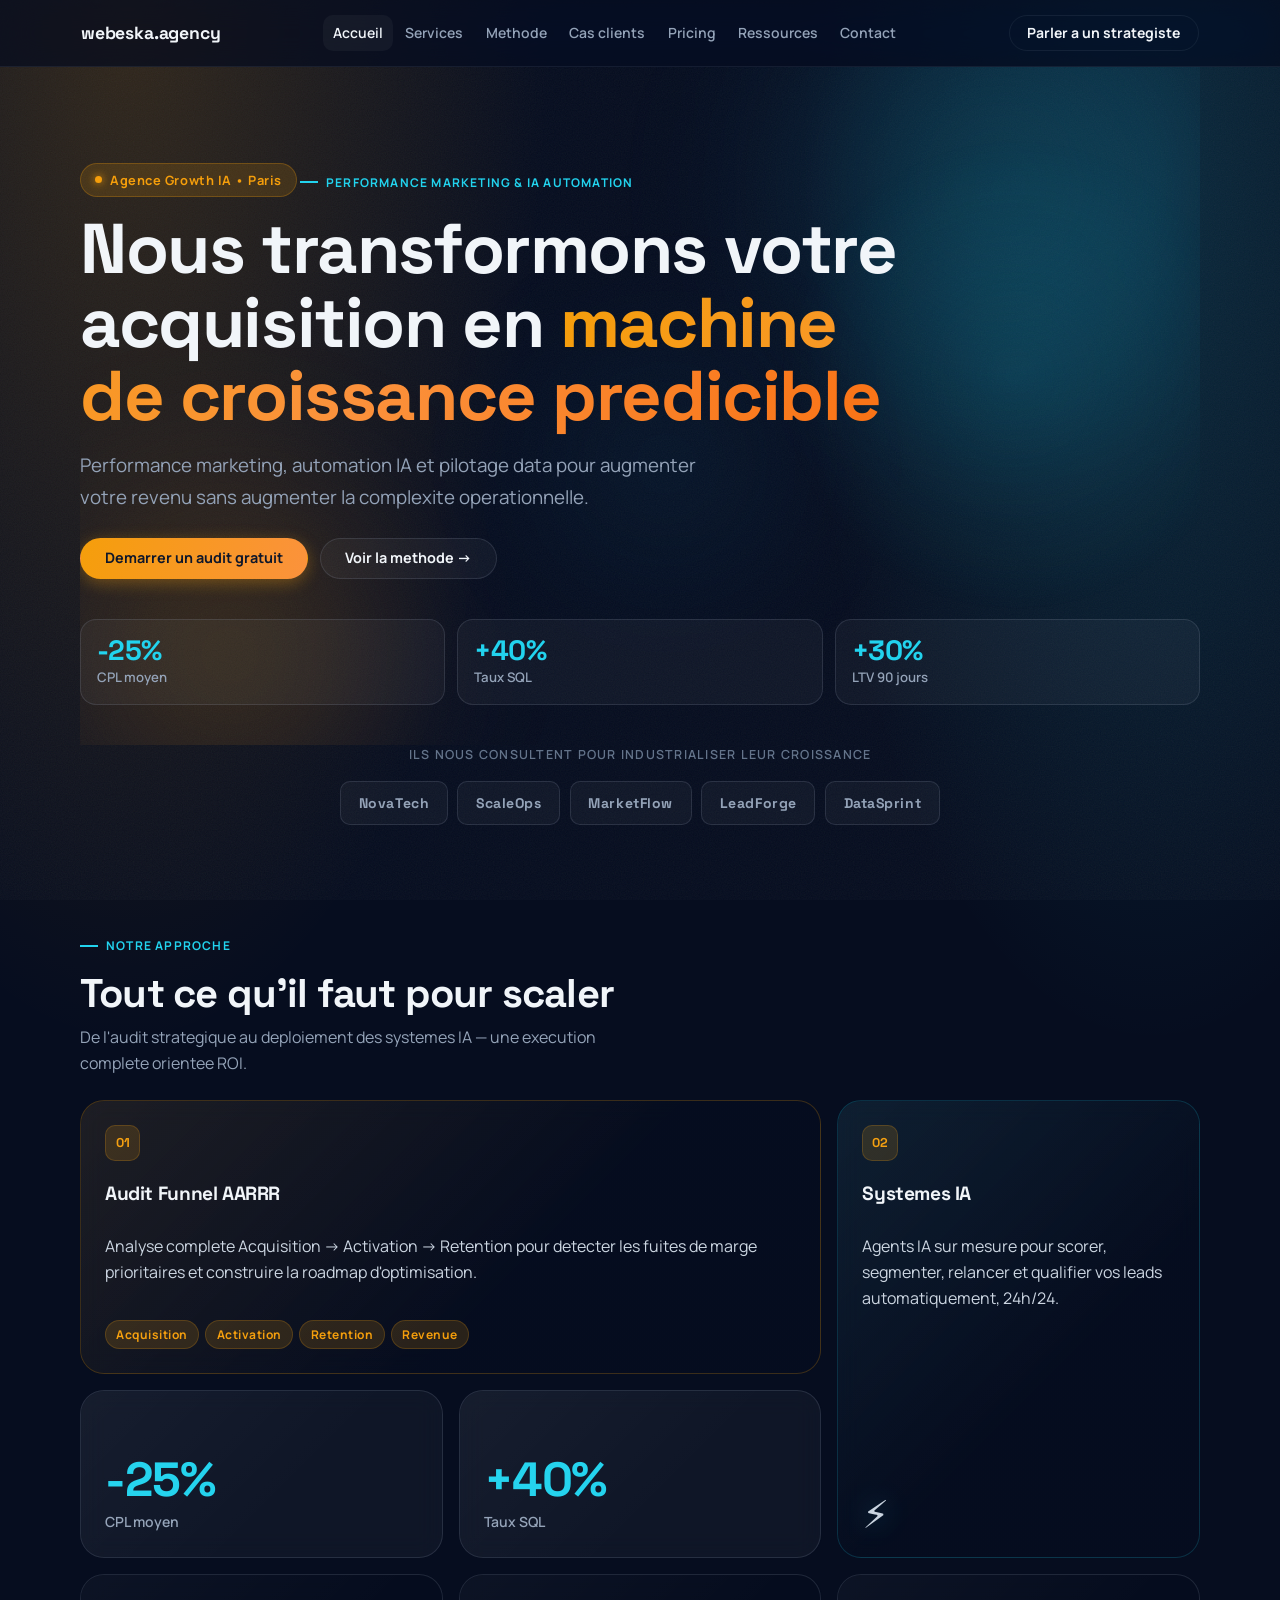
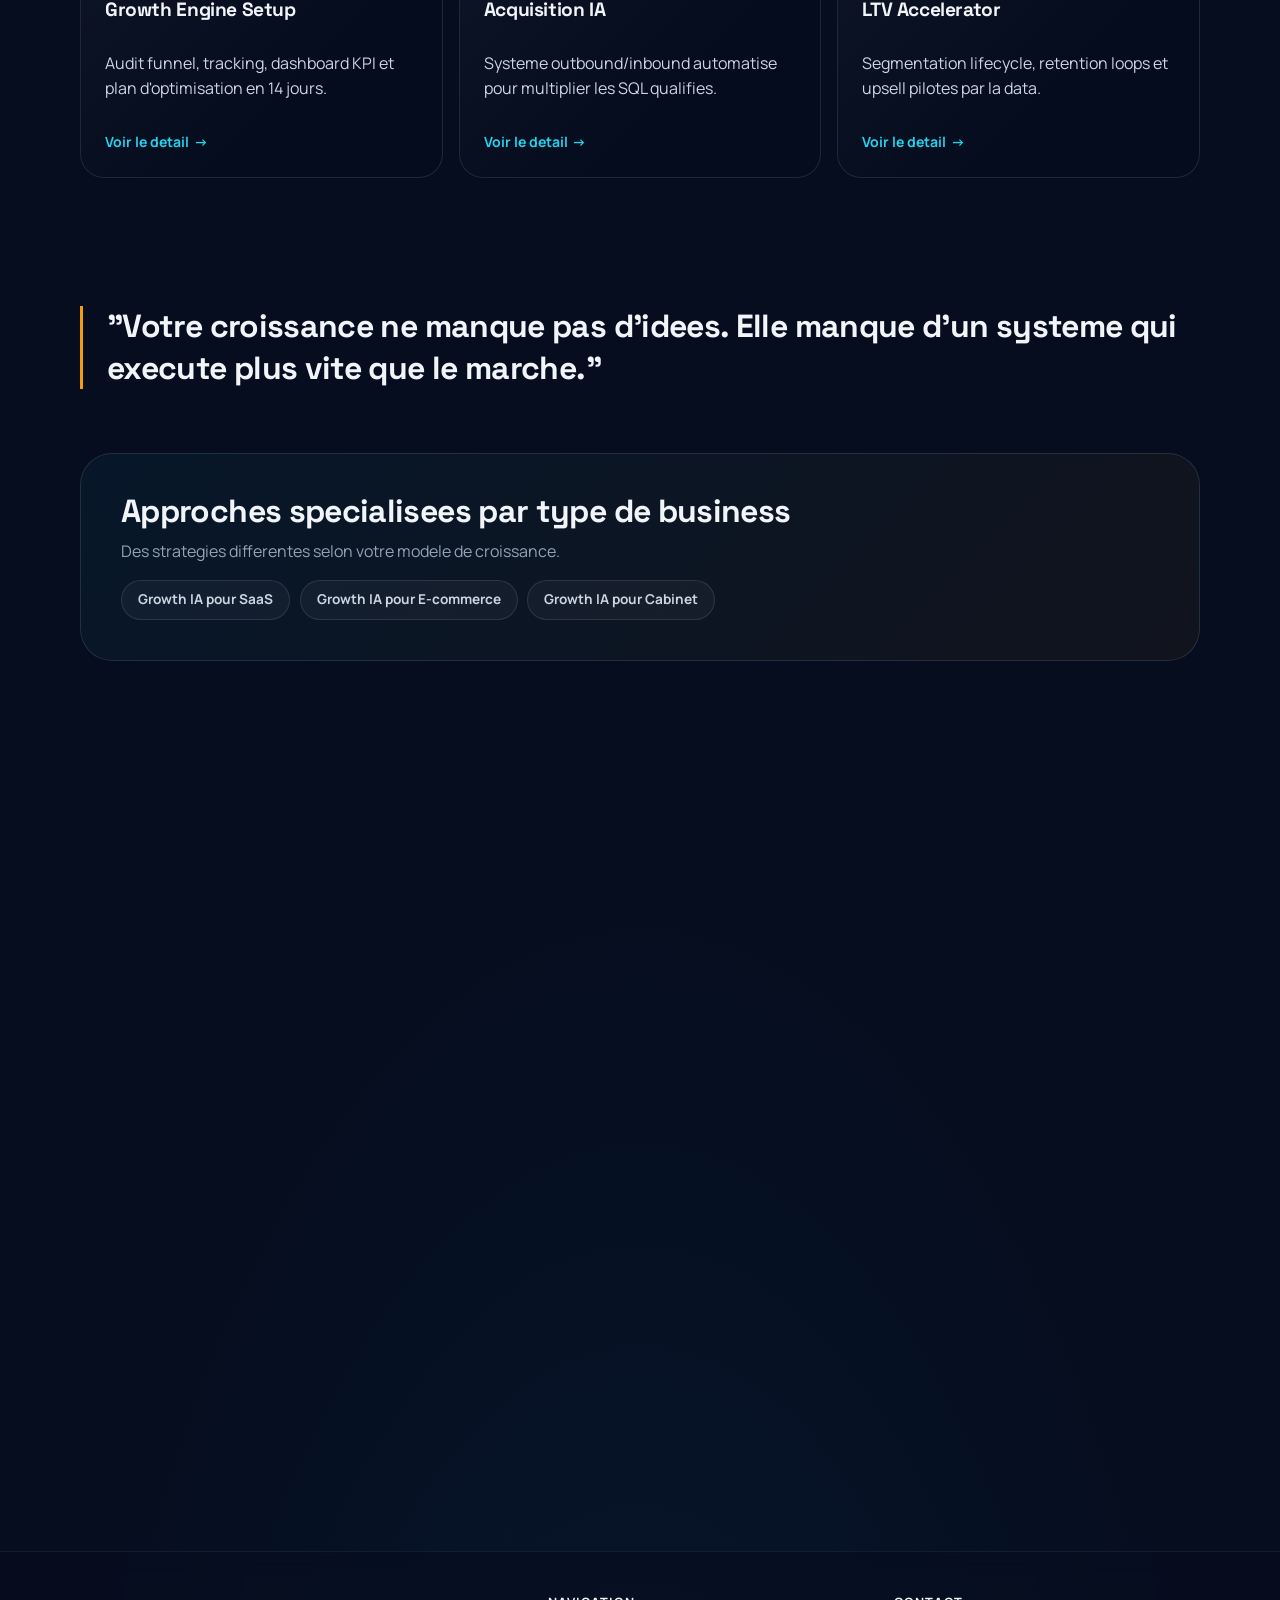
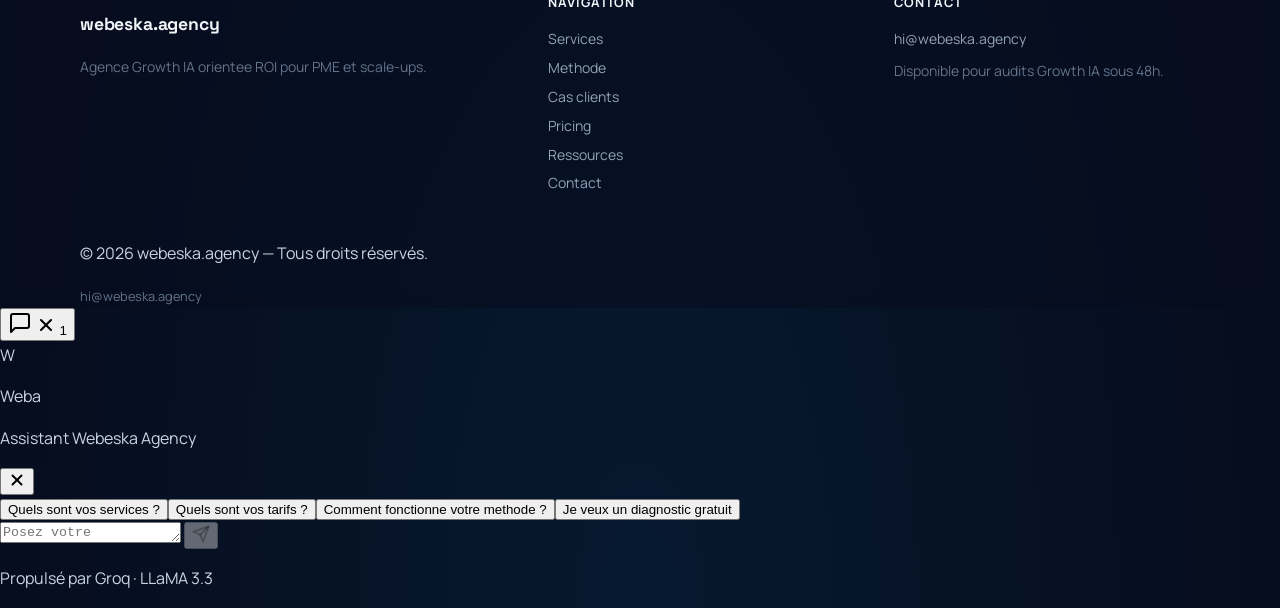
<file: index.html>
<!doctype html>
<html lang="fr">
  <head>
    <meta charset="UTF-8" />
    <meta name="viewport" content="width=device-width, initial-scale=1.0" />
    <title>Agence Growth IA | Acquisition, Automation, Retention | webeska.agency</title>
    <meta
      name="description"
      content="webeska.agency aide les PME et scale-ups a augmenter SQL, conversion et LTV via performance marketing, IA automation et pilotage data ROI."
    />
    <meta
      name="keywords"
      content="agence growth IA, automation marketing, acquisition leads, retention client, scaling PME"
    />
    <meta name="robots" content="index,follow,max-snippet:-1,max-image-preview:large,max-video-preview:-1" />
    <link rel="canonical" href="https://webeska.agency/" />
    <meta property="og:type" content="website" />
    <meta property="og:locale" content="fr_FR" />
    <meta property="og:site_name" content="webeska.agency" />
    <meta property="og:title" content="Agence Growth IA | webeska.agency" />
    <meta
      property="og:description"
      content="Scalons votre croissance avec un systeme ROI-driven: acquisition, activation, retention et automation IA." 
    />
    <meta property="og:url" content="https://webeska.agency/" />
    <meta property="og:image" content="https://webeska.agency/og-cover.jpg" />
    <meta name="twitter:card" content="summary_large_image" />
    <meta name="twitter:title" content="Agence Growth IA | webeska.agency" />
    <meta
      name="twitter:description"
      content="Performance marketing + IA automation pour augmenter votre revenu de facon previsible."
    />
    <meta name="twitter:image" content="https://webeska.agency/og-cover.jpg" />
    <link rel="preconnect" href="https://fonts.googleapis.com" />
    <link rel="preconnect" href="https://fonts.gstatic.com" crossorigin />
    <link
      href="https://fonts.googleapis.com/css2?family=Space+Grotesk:wght@400;500;700&family=Manrope:wght@400;600;700;800&display=swap"
      rel="stylesheet"
    />
    <link rel="stylesheet" href="assets/css/styles.css" />
    <script type="application/ld+json">
      {
        "@context": "https://schema.org",
        "@type": "ProfessionalService",
        "name": "webeska.agency",
        "url": "https://webeska.agency/",
        "description": "Agence Growth IA orientee ROI pour scaler acquisition, activation, retention et revenu.",
        "email": "hi@webeska.agency",
        "areaServed": "FR",
        "serviceType": [
          "Growth Hacking",
          "Marketing Automation",
          "AI Consulting",
          "Conversion Rate Optimization"
        ]
      }
    </script>
  </head>
  <body data-page="home">
    <div class="noise" aria-hidden="true"></div>

    <a class="skip-link" href="#main-content">Aller au contenu</a>

    <header class="topbar">
      <div class="container topbar-inner">
        <a class="brand" href="index.html">webeska.agency</a>
        <nav id="main-nav" class="main-nav" aria-label="Navigation principale">
          <a href="index.html" aria-current="page">Accueil</a>
          <a href="services.html">Services</a>
          <a href="methode.html">Methode</a>
          <a href="cas-clients.html">Cas clients</a>
          <a href="pricing.html">Pricing</a>
          <a href="ressources.html">Ressources</a>
          <a href="contact.html">Contact</a>
        </nav>
        <button class="nav-toggle" id="nav-toggle" aria-expanded="false" aria-controls="main-nav" aria-label="Ouvrir le menu">
          <span></span>
          <span></span>
          <span></span>
        </button>
        <a class="btn btn-ghost" href="contact.html">Parler a un strategiste</a>
      </div>
    </header>

    <main id="main-content">
      <section class="hero container">
        <div class="hero-mesh-bg" aria-hidden="true">
          <div class="hero-orb hero-orb--1"></div>
          <div class="hero-orb hero-orb--2"></div>
          <div class="hero-orb hero-orb--3"></div>
        </div>
        <div class="hero-badge">Agence Growth IA &bull; Paris</div>
        <p class="eyebrow">Performance marketing &amp; IA automation</p>
        <h1>
          Nous transformons votre acquisition en
          <span class="glow-text">machine de croissance predicible</span>
        </h1>
        <p class="lead">
          Performance marketing, automation IA et pilotage data pour augmenter votre
          revenu sans augmenter la complexite operationnelle.
        </p>

        <div class="hero-actions">
          <a class="btn btn-primary" href="contact.html">Demarrer un audit gratuit</a>
          <a class="btn btn-secondary" href="methode.html">Voir la methode &rarr;</a>
        </div>

        <ul class="kpi-strip" aria-label="Indicateurs cibles">
          <li><strong>-25%</strong><span>CPL moyen</span></li>
          <li><strong>+40%</strong><span>Taux SQL</span></li>
          <li><strong>+30%</strong><span>LTV 90 jours</span></li>
        </ul>
      </section>

      <section class="section container social-proof" aria-label="Preuves sociales">
        <p class="proof-title">Ils nous consultent pour industrialiser leur croissance</p>
        <div class="logo-cloud">
          <span>NovaTech</span>
          <span>ScaleOps</span>
          <span>MarketFlow</span>
          <span>LeadForge</span>
          <span>DataSprint</span>
        </div>
      </section>

      <section id="features" class="section container" aria-label="Notre approche complete">
        <p class="eyebrow">Notre approche</p>
        <h2>Tout ce qu'il faut pour scaler</h2>
        <p class="section-lead">
          De l'audit strategique au deploiement des systemes IA — une execution complete orientee ROI.
        </p>

        <div class="bento-grid">

          <!-- Audit Funnel — large primary card -->
          <article class="bento-item bento-col-4 bento-accent-primary">
            <div class="step">01</div>
            <h3>Audit Funnel AARRR</h3>
            <p>
              Analyse complete Acquisition &rarr; Activation &rarr; Retention pour detecter
              les fuites de marge prioritaires et construire la roadmap d'optimisation.
            </p>
            <div class="bento-tags">
              <span>Acquisition</span>
              <span>Activation</span>
              <span>Retention</span>
              <span>Revenue</span>
            </div>
          </article>

          <!-- Systemes IA — tall secondary card -->
          <article class="bento-item bento-col-2 bento-row-2 bento-accent-secondary">
            <div class="step">02</div>
            <h3>Systemes IA</h3>
            <p>
              Agents IA sur mesure pour scorer, segmenter, relancer et qualifier vos leads
              automatiquement, 24h/24.
            </p>
            <div class="bento-spacer"></div>
            <div class="bento-deco-icon" aria-hidden="true">&#9889;</div>
          </article>

          <!-- Metric — CPL -->
          <article class="bento-item bento-col-2 bento-metric">
            <div class="bento-spacer"></div>
            <strong class="metric-value">-25%</strong>
            <span class="metric-label">CPL moyen</span>
          </article>

          <!-- Metric — SQL -->
          <article class="bento-item bento-col-2 bento-metric">
            <div class="bento-spacer"></div>
            <strong class="metric-value">+40%</strong>
            <span class="metric-label">Taux SQL</span>
          </article>

          <!-- Growth Engine -->
          <article class="bento-item bento-col-2">
            <h3>Growth Engine Setup</h3>
            <p>Audit funnel, tracking, dashboard KPI et plan d'optimisation en 14 jours.</p>
            <div class="bento-spacer"></div>
            <a class="text-link" href="services.html">Voir le detail</a>
          </article>

          <!-- Acquisition IA -->
          <article class="bento-item bento-col-2">
            <h3>Acquisition IA</h3>
            <p>Systeme outbound/inbound automatise pour multiplier les SQL qualifies.</p>
            <div class="bento-spacer"></div>
            <a class="text-link" href="services.html">Voir le detail</a>
          </article>

          <!-- LTV Accelerator -->
          <article class="bento-item bento-col-2">
            <h3>LTV Accelerator</h3>
            <p>Segmentation lifecycle, retention loops et upsell pilotes par la data.</p>
            <div class="bento-spacer"></div>
            <a class="text-link" href="services.html">Voir le detail</a>
          </article>

        </div>
      </section>

      <section class="section container quote">
        <blockquote>
          "Votre croissance ne manque pas d'idees. Elle manque d'un systeme qui execute
          plus vite que le marche."
        </blockquote>
      </section>

      <section class="section container cta-inline" aria-label="Approches par verticale">
        <h2>Approches specialisees par type de business</h2>
        <p>Des strategies differentes selon votre modele de croissance.</p>
        <div class="chip-links">
          <a href="icp-saas.html">Growth IA pour SaaS</a>
          <a href="icp-ecommerce.html">Growth IA pour E-commerce</a>
          <a href="icp-cabinet.html">Growth IA pour Cabinet</a>
        </div>
      </section>

      <section id="contact" class="section container cta">
        <h2>Pret a scaler en 30 jours ?</h2>
        <p>
          Recevez un plan d'attaque concret: quick wins, automatisations IA et KPIs
          cibles sur 90 jours.
        </p>

        <ul class="bullet-list">
          <li>Audit complet de votre funnel Acquisition -> Revenu</li>
          <li>Roadmap priorisee par impact business</li>
          <li>Plan d'instrumentation data et execution hebdomadaire</li>
        </ul>

        <form id="lead-form" class="lead-form" novalidate>
          <div class="form-grid">
            <label>
              Nom complet
              <input type="text" name="fullName" required autocomplete="name" placeholder="Ex: Sarah Martin" />
            </label>
            <label>
              Email pro
              <input type="email" name="email" required autocomplete="email" inputmode="email" placeholder="vous@entreprise.com" />
            </label>
            <label>
              Entreprise
              <input type="text" name="company" required autocomplete="organization" placeholder="Nom de l'entreprise" />
            </label>
            <label>
              Budget mensuel acquisition
              <select name="budget" required>
                <option value="">Selectionnez</option>
                <option value="<5k">Moins de 5k EUR</option>
                <option value="5k-20k">5k a 20k EUR</option>
                <option value="20k-50k">20k a 50k EUR</option>
                <option value=">50k">Plus de 50k EUR</option>
              </select>
            </label>
            <label class="full">
              Priorite business (90 jours)
              <textarea
                name="priority"
                rows="4"
                required
                placeholder="Ex: augmenter le volume SQL sans degrader le taux de closing"
              ></textarea>
            </label>
          </div>

          <input type="text" name="website" class="hidden-honeypot" tabindex="-1" autocomplete="off" />

          <button type="submit" class="btn btn-primary" data-track="lead_submit_click">
            Reserver un diagnostic
          </button>
          <p id="form-message" class="form-message" aria-live="polite"></p>
        </form>
      </section>
    </main>

    <footer class="site-footer">
      <div class="container footer-grid">
        <div>
          <p class="brand">webeska.agency</p>
          <p class="footer-note">Agence Growth IA orientee ROI pour PME et scale-ups.</p>
        </div>
        <div>
          <p class="footer-title">Navigation</p>
          <a href="services.html">Services</a>
          <a href="methode.html">Methode</a>
          <a href="cas-clients.html">Cas clients</a>
          <a href="pricing.html">Pricing</a>
          <a href="ressources.html">Ressources</a>
          <a href="contact.html">Contact</a>
        </div>
        <div>
          <p class="footer-title">Contact</p>
          <a href="mailto:hi@webeska.agency">hi@webeska.agency</a>
          <p class="footer-note">Disponible pour audits Growth IA sous 48h.</p>
        </div>
      </div>
      <div class="container footer-bottom">
        <p class="footer-copy">&copy; 2026 webeska.agency &mdash; Tous droits r&eacute;serv&eacute;s.</p>
        <a href="mailto:hi@webeska.agency" style="color:var(--muted);font-size:0.8rem;text-decoration:none;display:inline;">hi@webeska.agency</a>
      </div>
    </footer>

    <script src="assets/js/config.js"></script>
    <script src="assets/js/ads.js"></script>
    <script src="assets/js/main.js"></script>
    <script src="assets/js/chatbot.js" defer></script>
  </body>
</html>
</file>
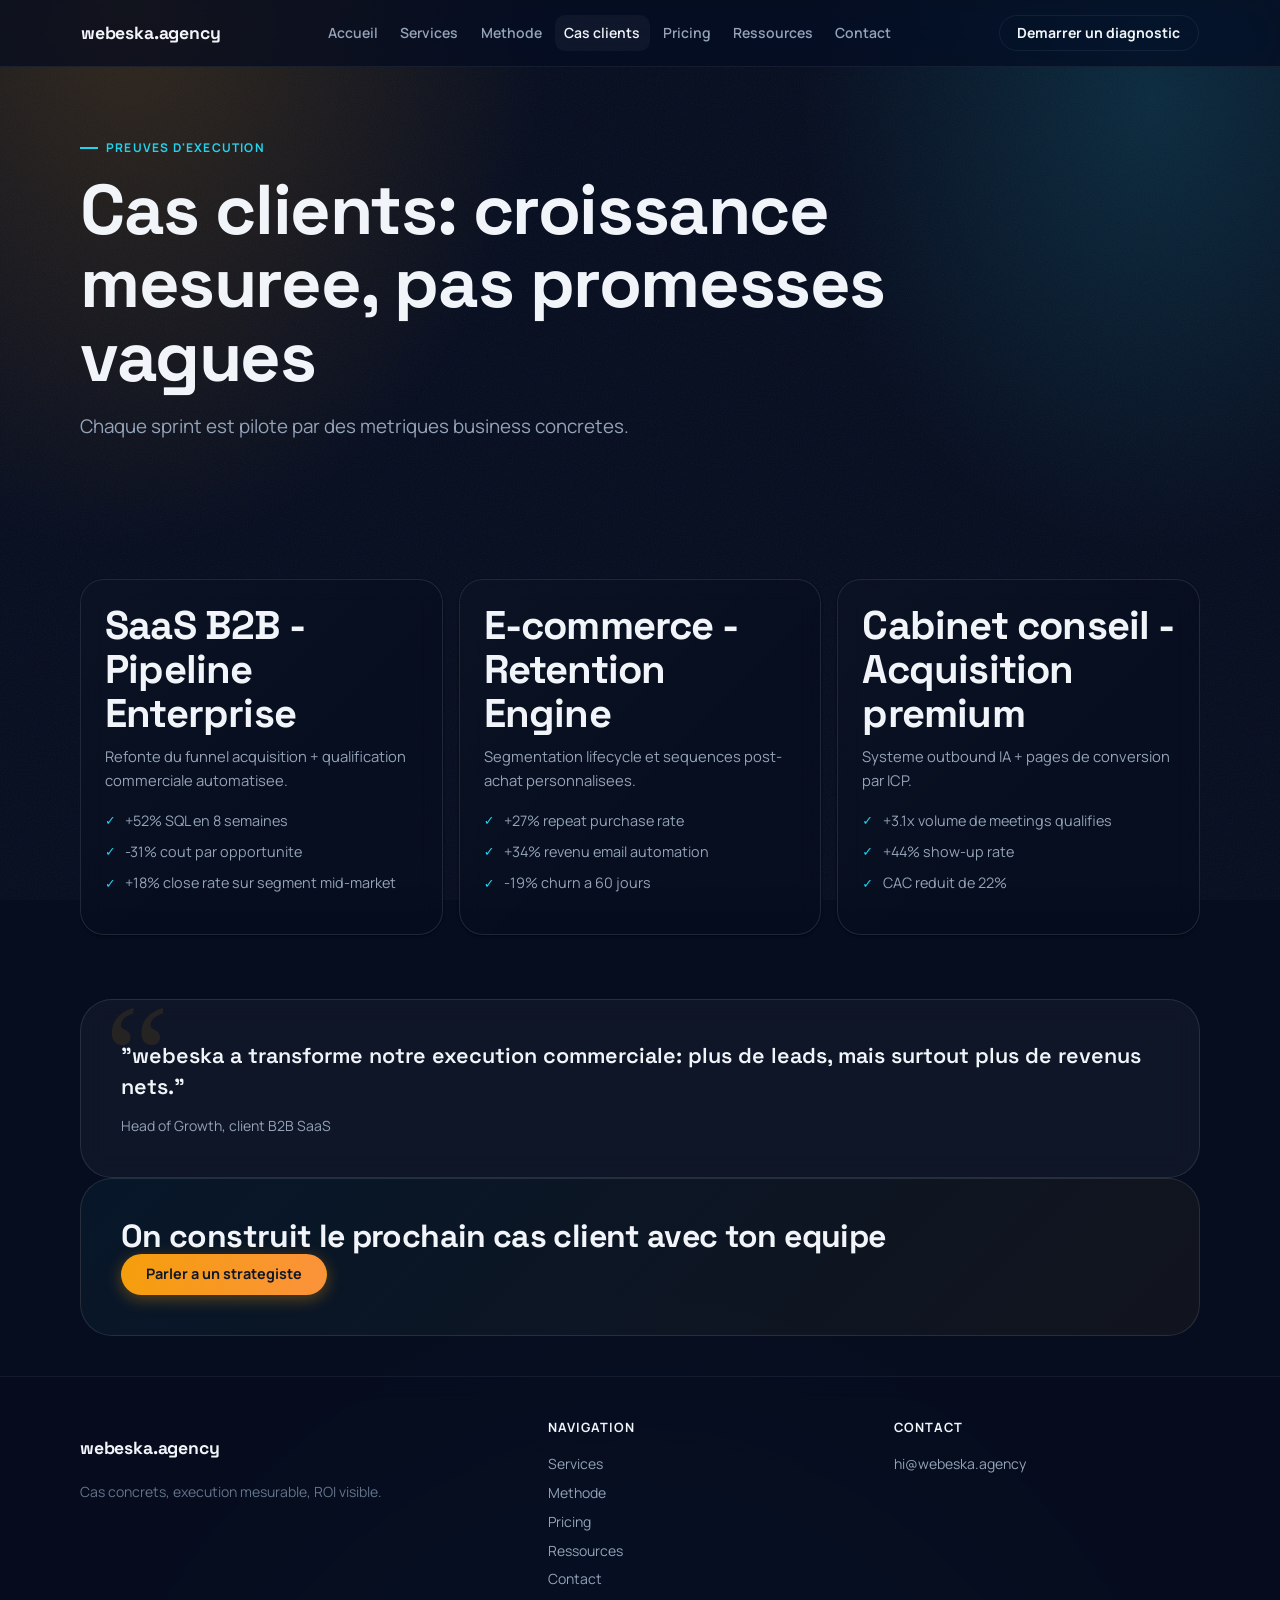
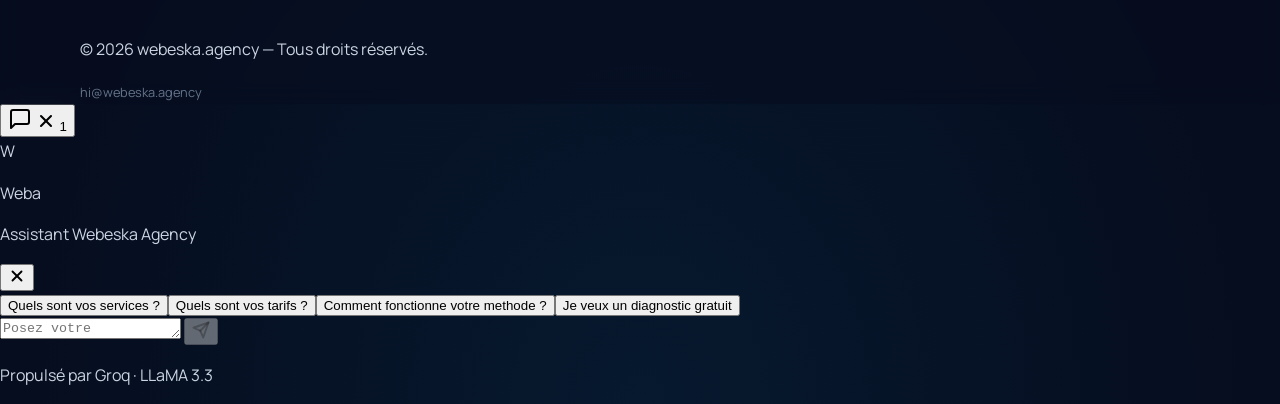
<file: cas-clients.html>
<!doctype html>
<html lang="fr">
  <head>
    <meta charset="UTF-8" />
    <meta name="viewport" content="width=device-width, initial-scale=1.0" />
    <title>Cas Clients Growth IA | webeska.agency</title>
    <meta
      name="description"
      content="Decouvrez comment webeska.agency augmente SQL, close rate et LTV avec des systemes Growth IA full-funnel."
    />
    <link rel="canonical" href="https://webeska.agency/cas-clients.html" />
    <link rel="preconnect" href="https://fonts.googleapis.com" />
    <link rel="preconnect" href="https://fonts.gstatic.com" crossorigin />
    <link
      href="https://fonts.googleapis.com/css2?family=Space+Grotesk:wght@400;500;700&family=Manrope:wght@400;600;700;800&display=swap"
      rel="stylesheet"
    />
    <link rel="stylesheet" href="assets/css/styles.css" />
  </head>
  <body data-page="cases">
    <div class="noise" aria-hidden="true"></div>

    <a class="skip-link" href="#main-content">Aller au contenu</a>

    <header class="topbar">
      <div class="container topbar-inner">
        <a class="brand" href="index.html">webeska.agency</a>
        <nav id="main-nav" class="main-nav" aria-label="Navigation principale">
          <a href="index.html">Accueil</a>
          <a href="services.html">Services</a>
          <a href="methode.html">Methode</a>
          <a href="cas-clients.html" aria-current="page">Cas clients</a>
          <a href="pricing.html">Pricing</a>
          <a href="ressources.html">Ressources</a>
          <a href="contact.html">Contact</a>
        </nav>
        <button class="nav-toggle" id="nav-toggle" aria-expanded="false" aria-controls="main-nav" aria-label="Ouvrir le menu">
          <span></span>
          <span></span>
          <span></span>
        </button>
        <a class="btn btn-ghost" href="contact.html">Demarrer un diagnostic</a>
      </div>
    </header>

    <main id="main-content">
      <section class="container page-hero">
        <p class="eyebrow">Preuves d'execution</p>
        <h1>Cas clients: croissance mesuree, pas promesses vagues</h1>
        <p class="lead">Chaque sprint est pilote par des metriques business concretes.</p>
      </section>

      <section class="section container case-grid">
        <article class="case-card">
          <h2>SaaS B2B - Pipeline Enterprise</h2>
          <p>Refonte du funnel acquisition + qualification commerciale automatisee.</p>
          <ul class="bullet-list">
            <li>+52% SQL en 8 semaines</li>
            <li>-31% cout par opportunite</li>
            <li>+18% close rate sur segment mid-market</li>
          </ul>
        </article>
        <article class="case-card">
          <h2>E-commerce - Retention Engine</h2>
          <p>Segmentation lifecycle et sequences post-achat personnalisees.</p>
          <ul class="bullet-list">
            <li>+27% repeat purchase rate</li>
            <li>+34% revenu email automation</li>
            <li>-19% churn a 60 jours</li>
          </ul>
        </article>
        <article class="case-card">
          <h2>Cabinet conseil - Acquisition premium</h2>
          <p>Systeme outbound IA + pages de conversion par ICP.</p>
          <ul class="bullet-list">
            <li>+3.1x volume de meetings qualifies</li>
            <li>+44% show-up rate</li>
            <li>CAC reduit de 22%</li>
          </ul>
        </article>
      </section>

      <section class="section container testimonial-strip">
        <blockquote>
          "webeska a transforme notre execution commerciale: plus de leads, mais surtout plus de revenus nets."
        </blockquote>
        <p>Head of Growth, client B2B SaaS</p>
      </section>

      <section class="section container cta-inline">
        <h2>On construit le prochain cas client avec ton equipe</h2>
        <a class="btn btn-primary" href="contact.html">Parler a un strategiste</a>
      </section>
    </main>

    <footer class="site-footer">
      <div class="container footer-grid">
        <div>
          <p class="brand">webeska.agency</p>
          <p class="footer-note">Cas concrets, execution mesurable, ROI visible.</p>
        </div>
        <div>
          <p class="footer-title">Navigation</p>
          <a href="services.html">Services</a>
          <a href="methode.html">Methode</a>
          <a href="pricing.html">Pricing</a>
          <a href="ressources.html">Ressources</a>
          <a href="contact.html">Contact</a>
        </div>
        <div>
          <p class="footer-title">Contact</p>
          <a href="mailto:hi@webeska.agency">hi@webeska.agency</a>
        </div>
      </div>
      <div class="container footer-bottom">
        <p class="footer-copy">&copy; 2026 webeska.agency &mdash; Tous droits r&eacute;serv&eacute;s.</p>
        <a href="mailto:hi@webeska.agency" style="color:var(--muted);font-size:0.8rem;text-decoration:none;display:inline;">hi@webeska.agency</a>
      </div>
    </footer>

    <script src="assets/js/config.js"></script>
    <script src="assets/js/ads.js"></script>
    <script src="assets/js/main.js"></script>
    <script src="assets/js/chatbot.js" defer></script>
  </body>
</html>
</file>
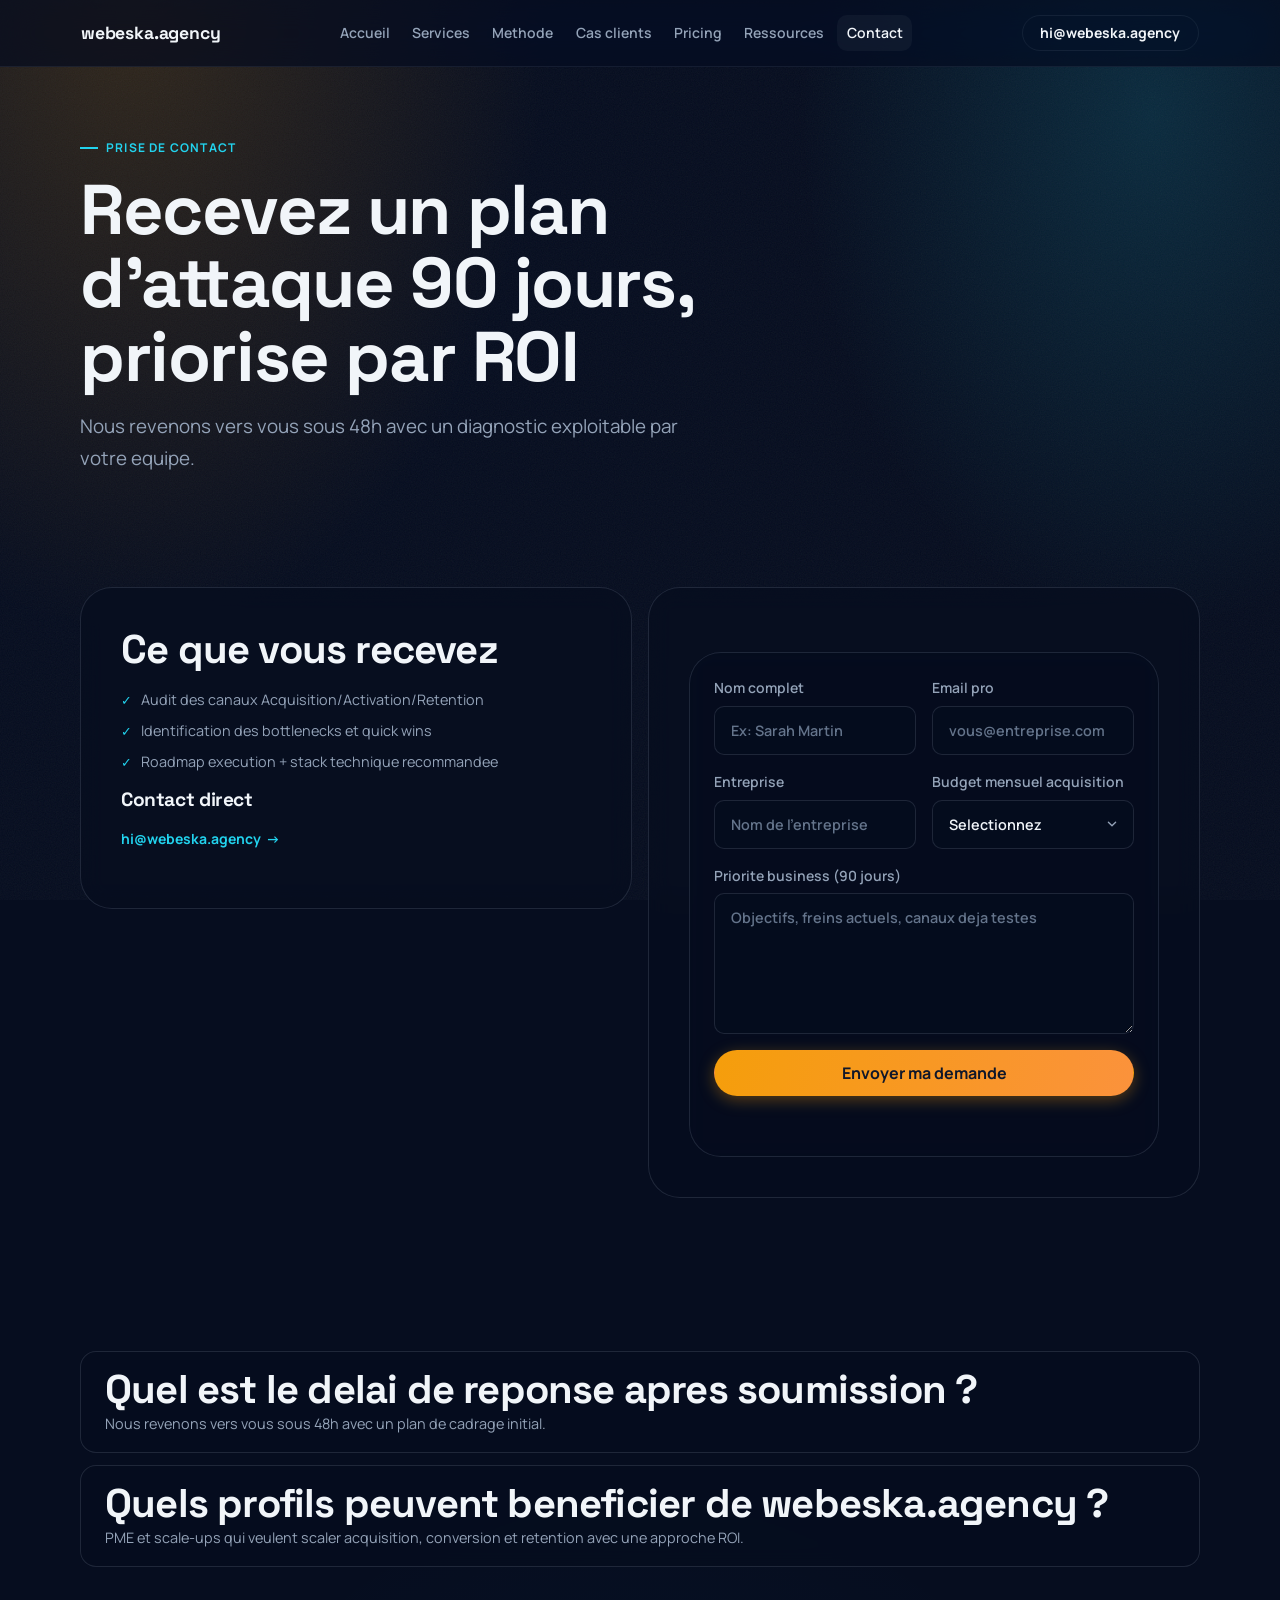
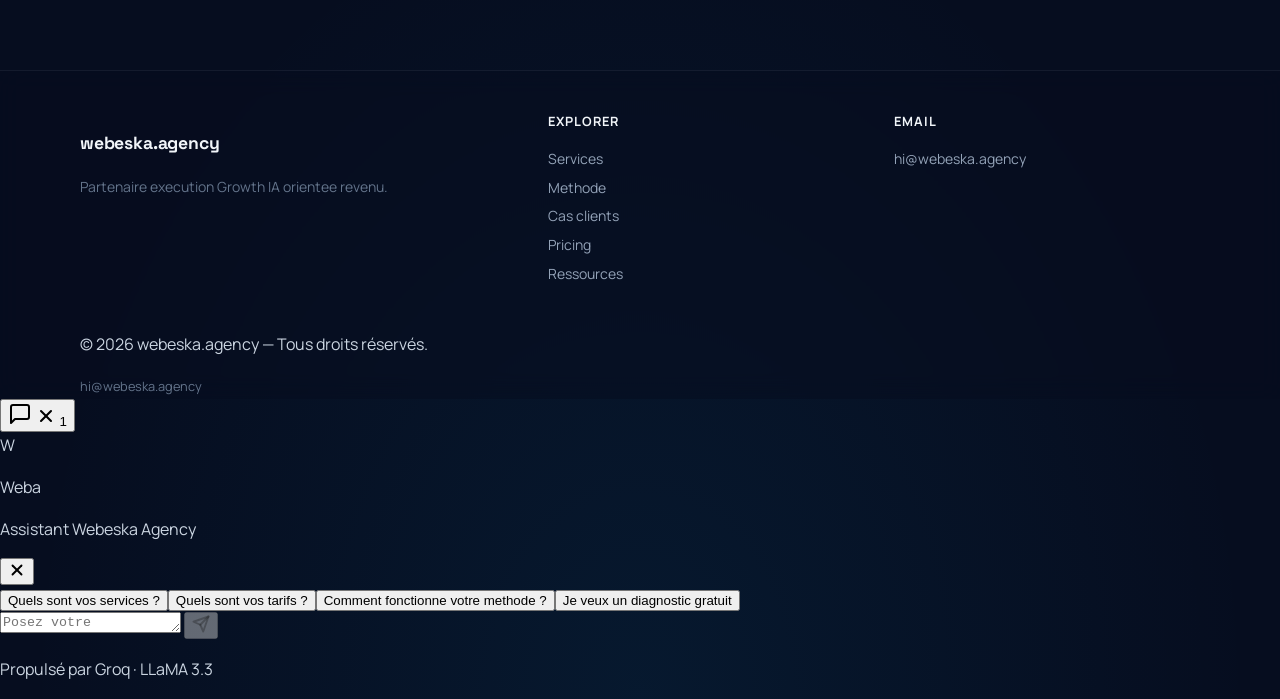
<file: contact.html>
<!doctype html>
<html lang="fr">
  <head>
    <meta charset="UTF-8" />
    <meta name="viewport" content="width=device-width, initial-scale=1.0" />
    <title>Contact | Audit Growth IA | webeska.agency</title>
    <meta
      name="description"
      content="Contactez webeska.agency pour un audit Growth IA. Reponse sous 48h avec plan d'action priorise."
    />
    <link rel="canonical" href="https://webeska.agency/contact.html" />
    <script type="application/ld+json">
      {
        "@context": "https://schema.org",
        "@type": "FAQPage",
        "mainEntity": [
          {
            "@type": "Question",
            "name": "Quel est le delai de reponse apres soumission ?",
            "acceptedAnswer": {
              "@type": "Answer",
              "text": "Nous revenons vers vous sous 48h avec un plan de cadrage initial."
            }
          },
          {
            "@type": "Question",
            "name": "Quels profils peuvent beneficier de webeska.agency ?",
            "acceptedAnswer": {
              "@type": "Answer",
              "text": "PME et scale-ups qui veulent scaler acquisition, conversion et retention avec une approche ROI."
            }
          }
        ]
      }
    </script>
    <link rel="preconnect" href="https://fonts.googleapis.com" />
    <link rel="preconnect" href="https://fonts.gstatic.com" crossorigin />
    <link
      href="https://fonts.googleapis.com/css2?family=Space+Grotesk:wght@400;500;700&family=Manrope:wght@400;600;700;800&display=swap"
      rel="stylesheet"
    />
    <link rel="stylesheet" href="assets/css/styles.css" />
  </head>
  <body data-page="contact">
    <div class="noise" aria-hidden="true"></div>

    <a class="skip-link" href="#main-content">Aller au contenu</a>

    <header class="topbar">
      <div class="container topbar-inner">
        <a class="brand" href="index.html">webeska.agency</a>
        <nav id="main-nav" class="main-nav" aria-label="Navigation principale">
          <a href="index.html">Accueil</a>
          <a href="services.html">Services</a>
          <a href="methode.html">Methode</a>
          <a href="cas-clients.html">Cas clients</a>
          <a href="pricing.html">Pricing</a>
          <a href="ressources.html">Ressources</a>
          <a href="contact.html" aria-current="page">Contact</a>
        </nav>
        <button class="nav-toggle" id="nav-toggle" aria-expanded="false" aria-controls="main-nav" aria-label="Ouvrir le menu">
          <span></span>
          <span></span>
          <span></span>
        </button>
        <a class="btn btn-ghost" href="mailto:hi@webeska.agency">hi@webeska.agency</a>
      </div>
    </header>

    <main id="main-content">
      <section class="container page-hero">
        <p class="eyebrow">Prise de contact</p>
        <h1>Recevez un plan d'attaque 90 jours, priorise par ROI</h1>
        <p class="lead">Nous revenons vers vous sous 48h avec un diagnostic exploitable par votre equipe.</p>
      </section>

      <section class="section container split-layout">
        <article class="split-panel">
          <h2>Ce que vous recevez</h2>
          <ul class="bullet-list">
            <li>Audit des canaux Acquisition/Activation/Retention</li>
            <li>Identification des bottlenecks et quick wins</li>
            <li>Roadmap execution + stack technique recommandee</li>
          </ul>

          <h3>Contact direct</h3>
          <p><a class="text-link" href="mailto:hi@webeska.agency">hi@webeska.agency</a></p>
        </article>

        <article class="split-panel">
          <form id="lead-form" class="lead-form" novalidate>
            <div class="form-grid">
              <label>
                Nom complet
                <input type="text" name="fullName" required autocomplete="name" placeholder="Ex: Sarah Martin" />
              </label>
              <label>
                Email pro
                <input type="email" name="email" required autocomplete="email" inputmode="email" placeholder="vous@entreprise.com" />
              </label>
              <label>
                Entreprise
                <input type="text" name="company" required autocomplete="organization" placeholder="Nom de l'entreprise" />
              </label>
              <label>
                Budget mensuel acquisition
                <select name="budget" required>
                  <option value="">Selectionnez</option>
                  <option value="<5k">Moins de 5k EUR</option>
                  <option value="5k-20k">5k a 20k EUR</option>
                  <option value="20k-50k">20k a 50k EUR</option>
                  <option value=">50k">Plus de 50k EUR</option>
                </select>
              </label>
              <label class="full">
                Priorite business (90 jours)
                <textarea
                  name="priority"
                  rows="5"
                  required
                  placeholder="Objectifs, freins actuels, canaux deja testes"
                ></textarea>
              </label>
            </div>

            <input type="text" name="website" class="hidden-honeypot" tabindex="-1" autocomplete="off" />

            <button type="submit" class="btn btn-primary" data-track="lead_submit_click">
              Envoyer ma demande
            </button>
            <p id="form-message" class="form-message" aria-live="polite"></p>
          </form>
        </article>
      </section>

      <section class="section container faq-stack" aria-label="Questions frequentes">
        <article class="faq-card">
          <h2>Quel est le delai de reponse apres soumission ?</h2>
          <p>Nous revenons vers vous sous 48h avec un plan de cadrage initial.</p>
        </article>
        <article class="faq-card">
          <h2>Quels profils peuvent beneficier de webeska.agency ?</h2>
          <p>PME et scale-ups qui veulent scaler acquisition, conversion et retention avec une approche ROI.</p>
        </article>
      </section>
    </main>

    <footer class="site-footer">
      <div class="container footer-grid">
        <div>
          <p class="brand">webeska.agency</p>
          <p class="footer-note">Partenaire execution Growth IA orientee revenu.</p>
        </div>
        <div>
          <p class="footer-title">Explorer</p>
          <a href="services.html">Services</a>
          <a href="methode.html">Methode</a>
          <a href="cas-clients.html">Cas clients</a>
          <a href="pricing.html">Pricing</a>
          <a href="ressources.html">Ressources</a>
        </div>
        <div>
          <p class="footer-title">Email</p>
          <a href="mailto:hi@webeska.agency">hi@webeska.agency</a>
        </div>
      </div>
      <div class="container footer-bottom">
        <p class="footer-copy">&copy; 2026 webeska.agency &mdash; Tous droits r&eacute;serv&eacute;s.</p>
        <a href="mailto:hi@webeska.agency" style="color:var(--muted);font-size:0.8rem;text-decoration:none;display:inline;">hi@webeska.agency</a>
      </div>
    </footer>

    <script src="assets/js/config.js"></script>
    <script src="assets/js/ads.js"></script>
    <script src="assets/js/main.js"></script>
    <script src="assets/js/chatbot.js" defer></script>
  </body>
</html>
</file>
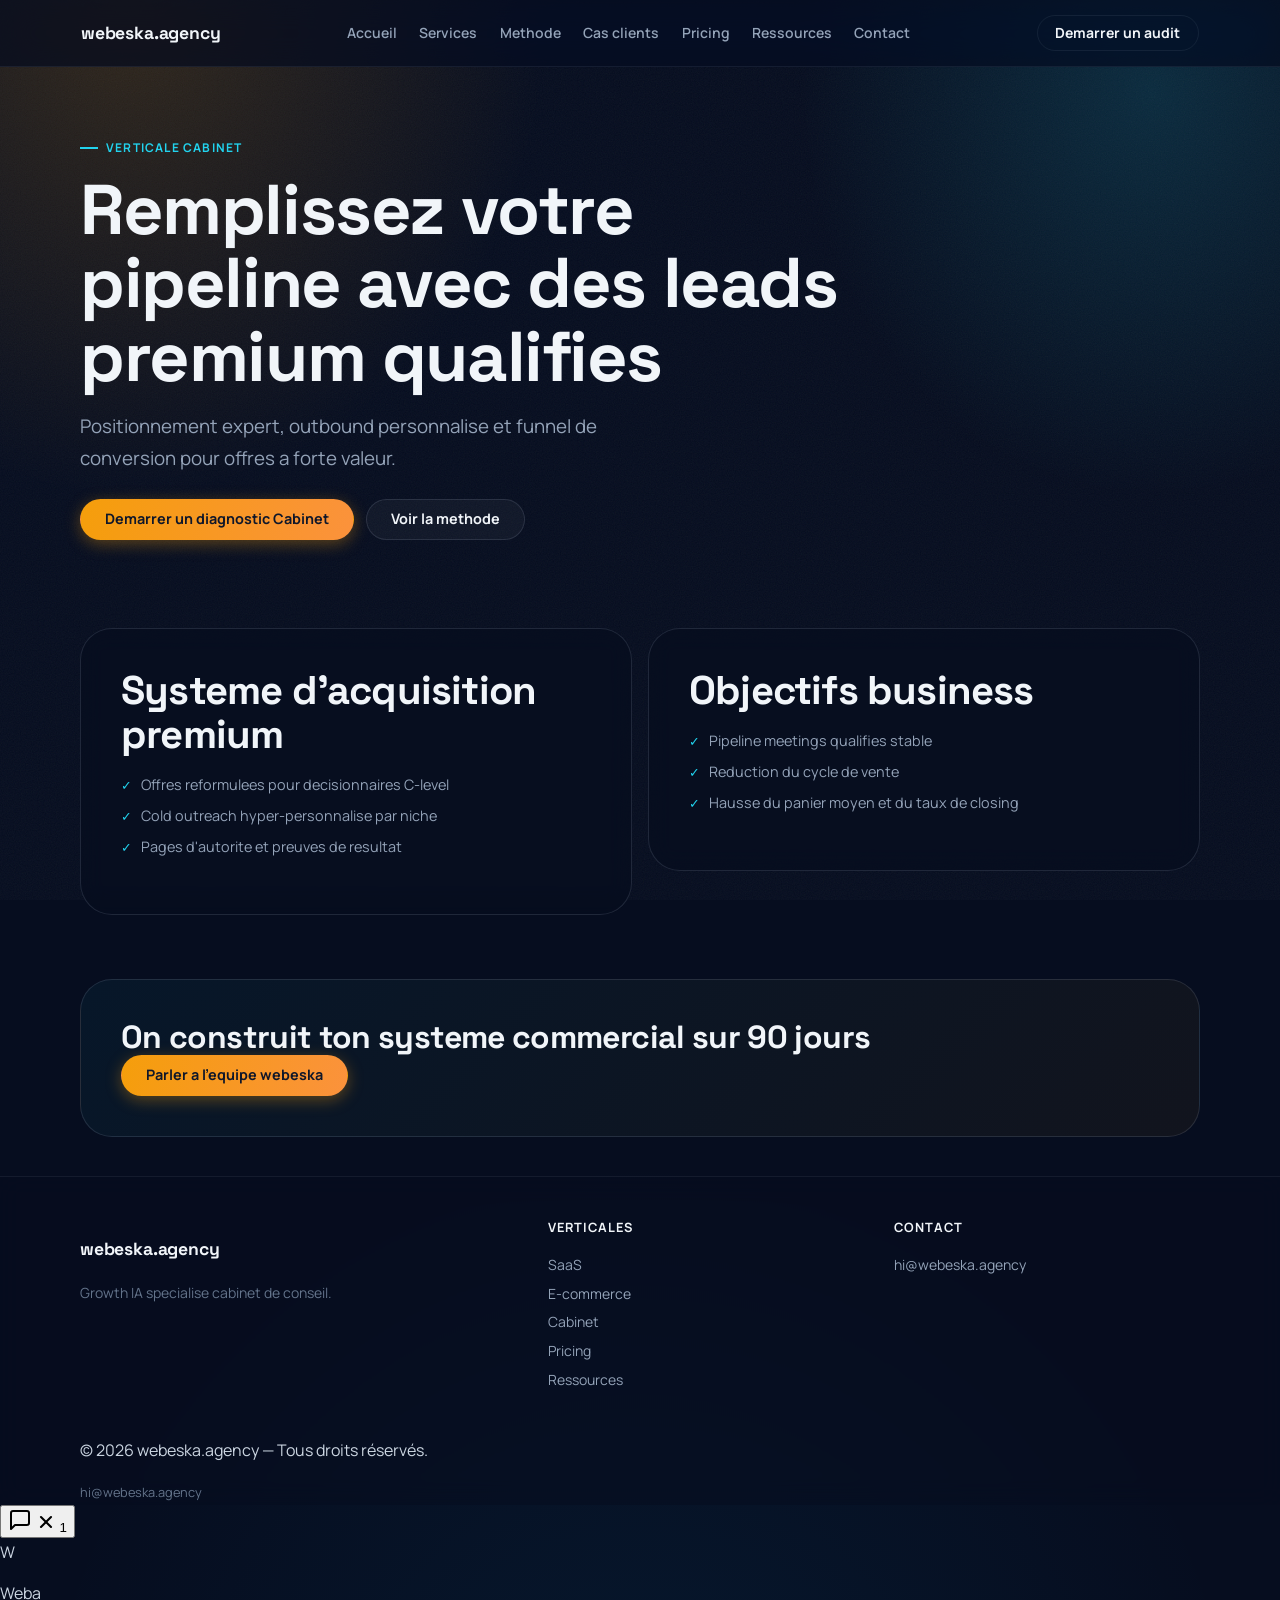
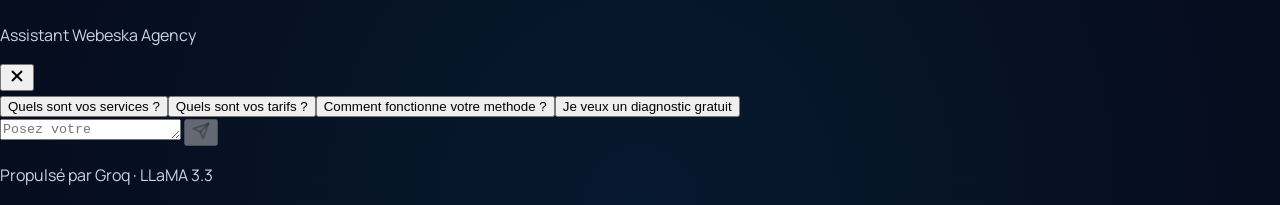
<file: icp-cabinet.html>
<!doctype html>
<html lang="fr">
  <head>
    <meta charset="UTF-8" />
    <meta name="viewport" content="width=device-width, initial-scale=1.0" />
    <title>Agence Growth IA pour Cabinet de Conseil | webeska.agency</title>
    <meta
      name="description"
      content="Agence Growth IA pour cabinets de conseil: systeme d'acquisition premium, outbound personnalise et pipeline commercial previsible."
    />
    <link rel="canonical" href="https://webeska.agency/icp-cabinet.html" />
    <link rel="preconnect" href="https://fonts.googleapis.com" />
    <link rel="preconnect" href="https://fonts.gstatic.com" crossorigin />
    <link
      href="https://fonts.googleapis.com/css2?family=Space+Grotesk:wght@400;500;700&family=Manrope:wght@400;600;700;800&display=swap"
      rel="stylesheet"
    />
    <link rel="stylesheet" href="assets/css/styles.css" />
  </head>
  <body data-page="icp_cabinet">
    <div class="noise" aria-hidden="true"></div>

    <a class="skip-link" href="#main-content">Aller au contenu</a>
    <header class="topbar">
      <div class="container topbar-inner">
        <a class="brand" href="index.html">webeska.agency</a>
        <nav id="main-nav" class="main-nav" aria-label="Navigation principale">
          <a href="index.html">Accueil</a>
          <a href="services.html">Services</a>
          <a href="methode.html">Methode</a>
          <a href="cas-clients.html">Cas clients</a>
          <a href="pricing.html">Pricing</a>
          <a href="ressources.html">Ressources</a>
          <a href="contact.html">Contact</a>
        </nav>
        <button class="nav-toggle" id="nav-toggle" aria-expanded="false" aria-controls="main-nav" aria-label="Ouvrir le menu">
          <span></span>
          <span></span>
          <span></span>
        </button>
        <a class="btn btn-ghost" href="contact.html">Demarrer un audit</a>
      </div>
    </header>

    <main id="main-content">
      <section class="container page-hero">
        <p class="eyebrow">Verticale Cabinet</p>
        <h1>Remplissez votre pipeline avec des leads premium qualifies</h1>
        <p class="lead">Positionnement expert, outbound personnalise et funnel de conversion pour offres a forte valeur.</p>
        <div class="hero-actions">
          <a class="btn btn-primary" href="contact.html">Demarrer un diagnostic Cabinet</a>
          <a class="btn btn-secondary" href="methode.html">Voir la methode</a>
        </div>
      </section>

      <section class="section container split-layout">
        <article class="split-panel">
          <h2>Systeme d'acquisition premium</h2>
          <ul class="bullet-list">
            <li>Offres reformulees pour decisionnaires C-level</li>
            <li>Cold outreach hyper-personnalise par niche</li>
            <li>Pages d'autorite et preuves de resultat</li>
          </ul>
        </article>
        <article class="split-panel">
          <h2>Objectifs business</h2>
          <ul class="bullet-list">
            <li>Pipeline meetings qualifies stable</li>
            <li>Reduction du cycle de vente</li>
            <li>Hausse du panier moyen et du taux de closing</li>
          </ul>
        </article>
      </section>

      <section class="section container cta-inline">
        <h2>On construit ton systeme commercial sur 90 jours</h2>
        <a class="btn btn-primary" href="contact.html">Parler a l'equipe webeska</a>
      </section>
    </main>

    <footer class="site-footer">
      <div class="container footer-grid">
        <div><p class="brand">webeska.agency</p><p class="footer-note">Growth IA specialise cabinet de conseil.</p></div>
        <div><p class="footer-title">Verticales</p><a href="icp-saas.html">SaaS</a><a href="icp-ecommerce.html">E-commerce</a><a href="icp-cabinet.html">Cabinet</a><a href="pricing.html">Pricing</a><a href="ressources.html">Ressources</a></div>
        <div><p class="footer-title">Contact</p><a href="mailto:hi@webeska.agency">hi@webeska.agency</a></div>
      </div>
      <div class="container footer-bottom">
        <p class="footer-copy">&copy; 2026 webeska.agency &mdash; Tous droits r&eacute;serv&eacute;s.</p>
        <a href="mailto:hi@webeska.agency" style="color:var(--muted);font-size:0.8rem;text-decoration:none;display:inline;">hi@webeska.agency</a>
      </div>
    </footer>

    <script src="assets/js/config.js"></script>
    <script src="assets/js/ads.js"></script>
    <script src="assets/js/main.js"></script>
    <script src="assets/js/chatbot.js" defer></script>
  </body>
</html>
</file>
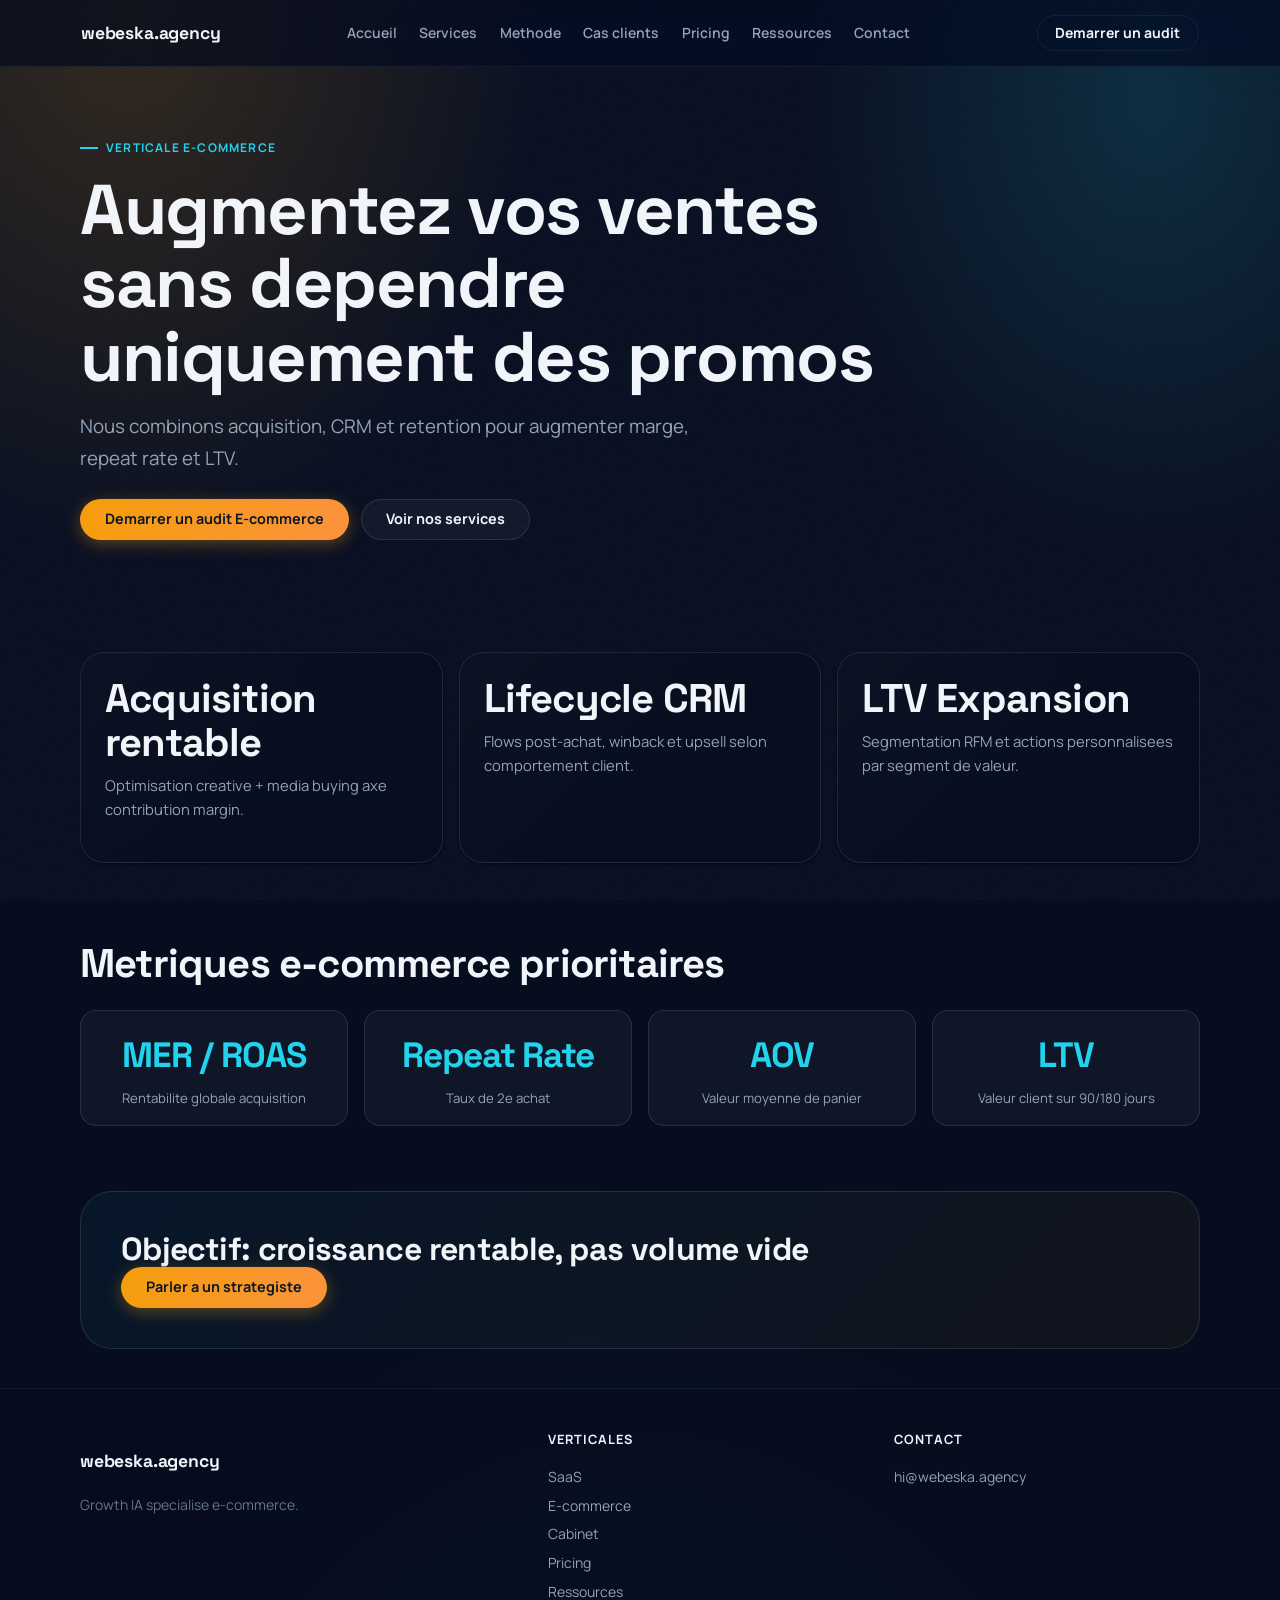
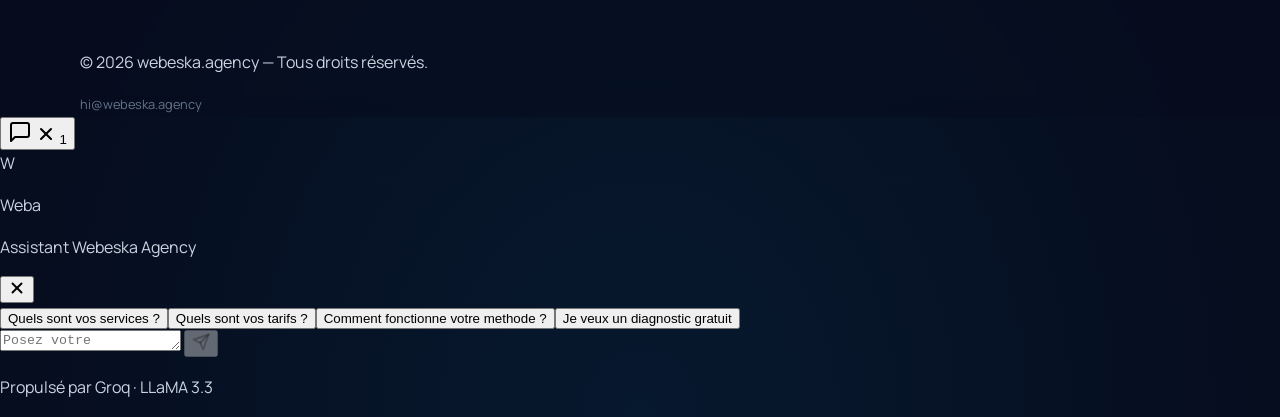
<file: icp-ecommerce.html>
<!doctype html>
<html lang="fr">
  <head>
    <meta charset="UTF-8" />
    <meta name="viewport" content="width=device-width, initial-scale=1.0" />
    <title>Agence Growth IA pour E-commerce | webeska.agency</title>
    <meta
      name="description"
      content="Agence Growth IA pour e-commerce: acquisition rentable, CRM lifecycle, retention et augmentation de la LTV en continu."
    />
    <link rel="canonical" href="https://webeska.agency/icp-ecommerce.html" />
    <link rel="preconnect" href="https://fonts.googleapis.com" />
    <link rel="preconnect" href="https://fonts.gstatic.com" crossorigin />
    <link
      href="https://fonts.googleapis.com/css2?family=Space+Grotesk:wght@400;500;700&family=Manrope:wght@400;600;700;800&display=swap"
      rel="stylesheet"
    />
    <link rel="stylesheet" href="assets/css/styles.css" />
  </head>
  <body data-page="icp_ecommerce">
    <div class="noise" aria-hidden="true"></div>

    <a class="skip-link" href="#main-content">Aller au contenu</a>
    <header class="topbar">
      <div class="container topbar-inner">
        <a class="brand" href="index.html">webeska.agency</a>
        <nav id="main-nav" class="main-nav" aria-label="Navigation principale">
          <a href="index.html">Accueil</a>
          <a href="services.html">Services</a>
          <a href="methode.html">Methode</a>
          <a href="cas-clients.html">Cas clients</a>
          <a href="pricing.html">Pricing</a>
          <a href="ressources.html">Ressources</a>
          <a href="contact.html">Contact</a>
        </nav>
        <button class="nav-toggle" id="nav-toggle" aria-expanded="false" aria-controls="main-nav" aria-label="Ouvrir le menu">
          <span></span>
          <span></span>
          <span></span>
        </button>
        <a class="btn btn-ghost" href="contact.html">Demarrer un audit</a>
      </div>
    </header>

    <main id="main-content">
      <section class="container page-hero">
        <p class="eyebrow">Verticale E-commerce</p>
        <h1>Augmentez vos ventes sans dependre uniquement des promos</h1>
        <p class="lead">Nous combinons acquisition, CRM et retention pour augmenter marge, repeat rate et LTV.</p>
        <div class="hero-actions">
          <a class="btn btn-primary" href="contact.html">Demarrer un audit E-commerce</a>
          <a class="btn btn-secondary" href="services.html">Voir nos services</a>
        </div>
      </section>

      <section class="section container offer-grid">
        <article class="offer-card">
          <h2>Acquisition rentable</h2>
          <p>Optimisation creative + media buying axe contribution margin.</p>
        </article>
        <article class="offer-card">
          <h2>Lifecycle CRM</h2>
          <p>Flows post-achat, winback et upsell selon comportement client.</p>
        </article>
        <article class="offer-card">
          <h2>LTV Expansion</h2>
          <p>Segmentation RFM et actions personnalisees par segment de valeur.</p>
        </article>
      </section>

      <section class="section container metrics-board">
        <h2>Metriques e-commerce prioritaires</h2>
        <div class="metrics-grid">
          <article><strong>MER / ROAS</strong><p>Rentabilite globale acquisition</p></article>
          <article><strong>Repeat Rate</strong><p>Taux de 2e achat</p></article>
          <article><strong>AOV</strong><p>Valeur moyenne de panier</p></article>
          <article><strong>LTV</strong><p>Valeur client sur 90/180 jours</p></article>
        </div>
      </section>

      <section class="section container cta-inline">
        <h2>Objectif: croissance rentable, pas volume vide</h2>
        <a class="btn btn-primary" href="contact.html">Parler a un strategiste</a>
      </section>
    </main>

    <footer class="site-footer">
      <div class="container footer-grid">
        <div><p class="brand">webeska.agency</p><p class="footer-note">Growth IA specialise e-commerce.</p></div>
        <div><p class="footer-title">Verticales</p><a href="icp-saas.html">SaaS</a><a href="icp-ecommerce.html">E-commerce</a><a href="icp-cabinet.html">Cabinet</a><a href="pricing.html">Pricing</a><a href="ressources.html">Ressources</a></div>
        <div><p class="footer-title">Contact</p><a href="mailto:hi@webeska.agency">hi@webeska.agency</a></div>
      </div>
      <div class="container footer-bottom">
        <p class="footer-copy">&copy; 2026 webeska.agency &mdash; Tous droits r&eacute;serv&eacute;s.</p>
        <a href="mailto:hi@webeska.agency" style="color:var(--muted);font-size:0.8rem;text-decoration:none;display:inline;">hi@webeska.agency</a>
      </div>
    </footer>

    <script src="assets/js/config.js"></script>
    <script src="assets/js/ads.js"></script>
    <script src="assets/js/main.js"></script>
    <script src="assets/js/chatbot.js" defer></script>
  </body>
</html>
</file>
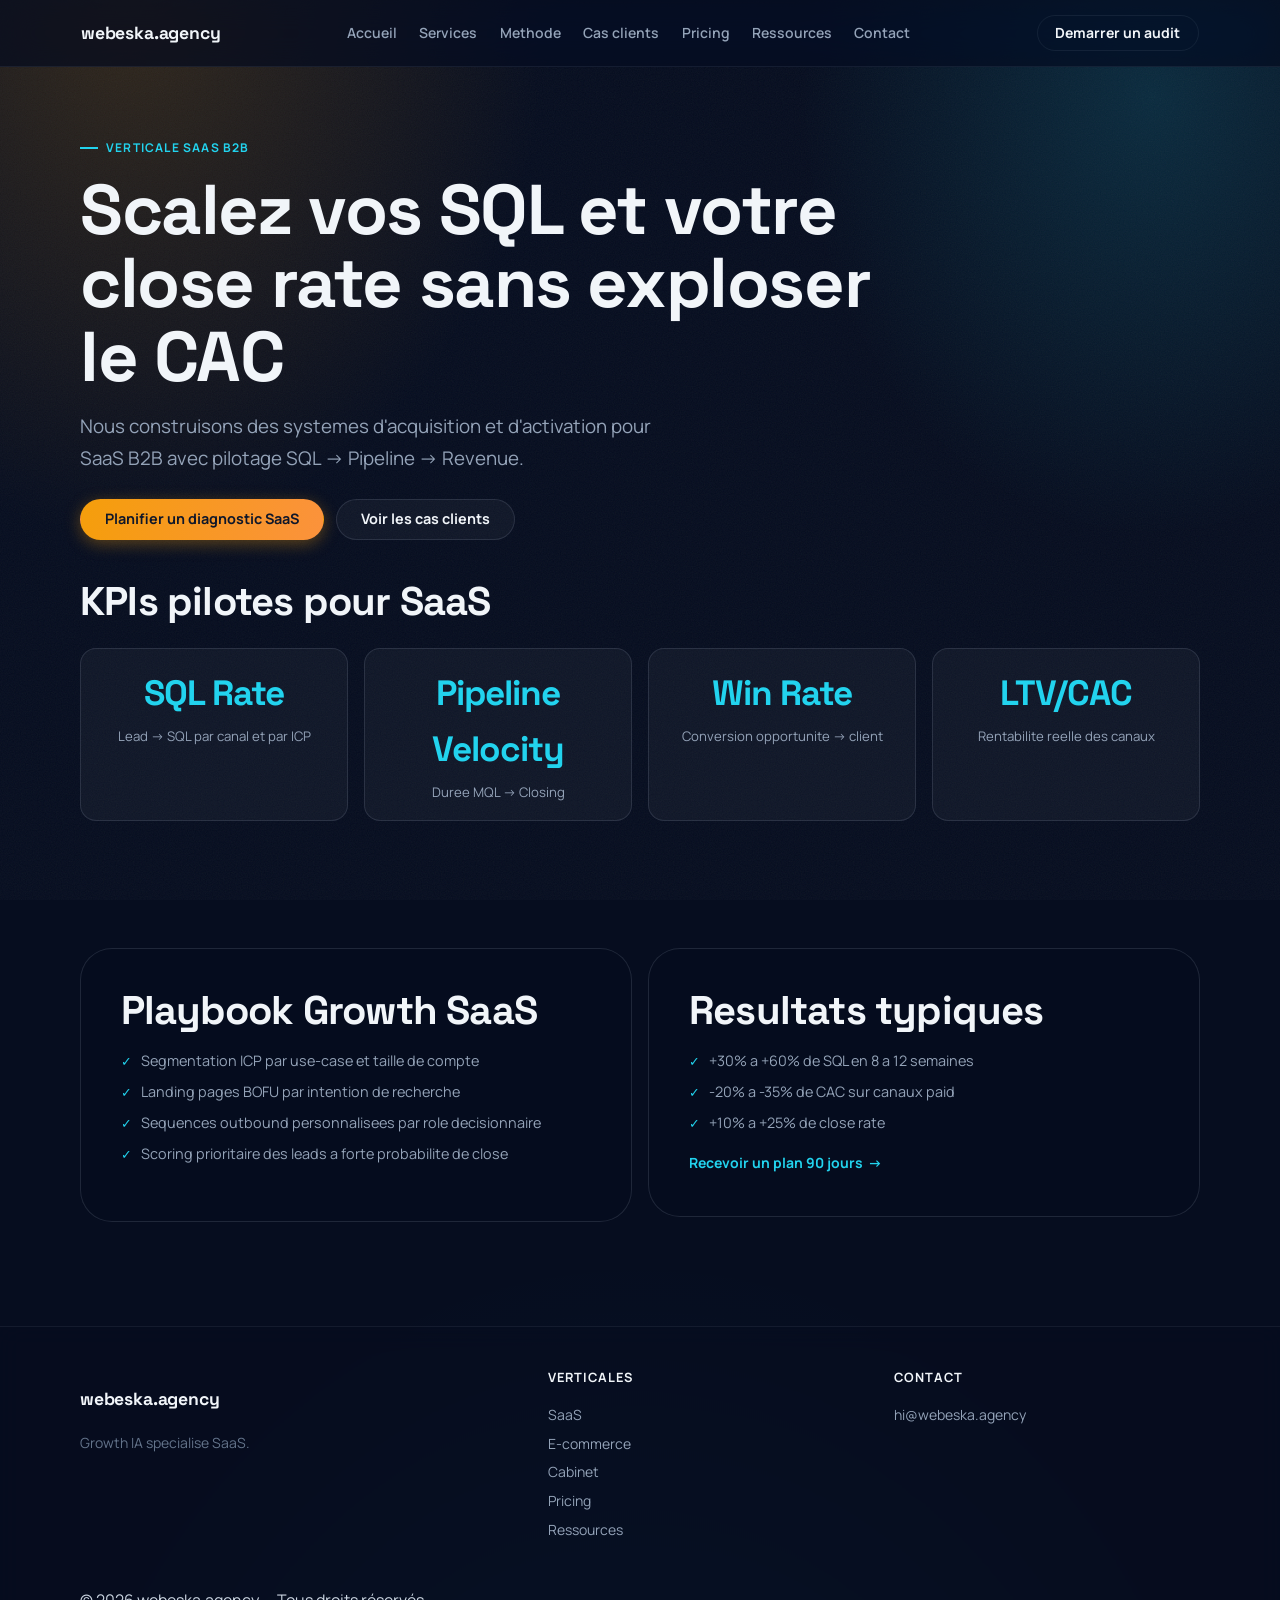
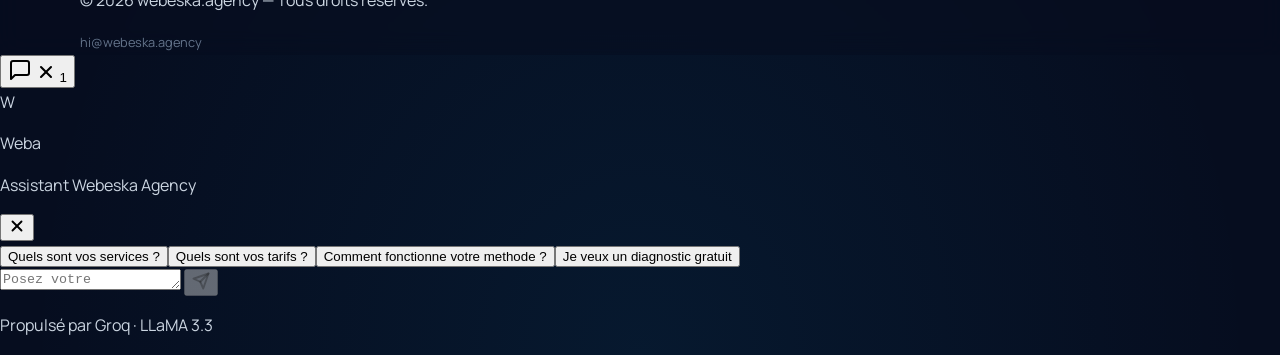
<file: icp-saas.html>
<!doctype html>
<html lang="fr">
  <head>
    <meta charset="UTF-8" />
    <meta name="viewport" content="width=device-width, initial-scale=1.0" />
    <title>Agence Growth IA pour SaaS B2B | webeska.agency</title>
    <meta
      name="description"
      content="Agence Growth IA specialisee SaaS B2B: generation SQL, acceleration pipeline et optimisation LTV avec execution full-funnel." 
    />
    <link rel="canonical" href="https://webeska.agency/icp-saas.html" />
    <link rel="preconnect" href="https://fonts.googleapis.com" />
    <link rel="preconnect" href="https://fonts.gstatic.com" crossorigin />
    <link
      href="https://fonts.googleapis.com/css2?family=Space+Grotesk:wght@400;500;700&family=Manrope:wght@400;600;700;800&display=swap"
      rel="stylesheet"
    />
    <link rel="stylesheet" href="assets/css/styles.css" />
    <script type="application/ld+json">
      {
        "@context": "https://schema.org",
        "@type": "Service",
        "name": "Growth IA pour SaaS B2B",
        "provider": {
          "@type": "Organization",
          "name": "webeska.agency"
        },
        "serviceType": "B2B SaaS Growth",
        "areaServed": "FR"
      }
    </script>
  </head>
  <body data-page="icp_saas">
    <div class="noise" aria-hidden="true"></div>

    <a class="skip-link" href="#main-content">Aller au contenu</a>
    <header class="topbar">
      <div class="container topbar-inner">
        <a class="brand" href="index.html">webeska.agency</a>
        <nav id="main-nav" class="main-nav" aria-label="Navigation principale">
          <a href="index.html">Accueil</a>
          <a href="services.html">Services</a>
          <a href="methode.html">Methode</a>
          <a href="cas-clients.html">Cas clients</a>
          <a href="pricing.html">Pricing</a>
          <a href="ressources.html">Ressources</a>
          <a href="contact.html">Contact</a>
        </nav>
        <button class="nav-toggle" id="nav-toggle" aria-expanded="false" aria-controls="main-nav" aria-label="Ouvrir le menu">
          <span></span>
          <span></span>
          <span></span>
        </button>
        <a class="btn btn-ghost" href="contact.html">Demarrer un audit</a>
      </div>
    </header>

    <main id="main-content">
      <section class="container page-hero">
        <p class="eyebrow">Verticale SaaS B2B</p>
        <h1>Scalez vos SQL et votre close rate sans exploser le CAC</h1>
        <p class="lead">
          Nous construisons des systemes d'acquisition et d'activation pour SaaS B2B avec pilotage SQL -> Pipeline -> Revenue.
        </p>
        <div class="hero-actions">
          <a class="btn btn-primary" href="contact.html">Planifier un diagnostic SaaS</a>
          <a class="btn btn-secondary" href="cas-clients.html">Voir les cas clients</a>
        </div>
      </section>

      <section class="section container metrics-board">
        <h2>KPIs pilotes pour SaaS</h2>
        <div class="metrics-grid">
          <article><strong>SQL Rate</strong><p>Lead -> SQL par canal et par ICP</p></article>
          <article><strong>Pipeline Velocity</strong><p>Duree MQL -> Closing</p></article>
          <article><strong>Win Rate</strong><p>Conversion opportunite -> client</p></article>
          <article><strong>LTV/CAC</strong><p>Rentabilite reelle des canaux</p></article>
        </div>
      </section>

      <section class="section container split-layout">
        <article class="split-panel">
          <h2>Playbook Growth SaaS</h2>
          <ul class="bullet-list">
            <li>Segmentation ICP par use-case et taille de compte</li>
            <li>Landing pages BOFU par intention de recherche</li>
            <li>Sequences outbound personnalisees par role decisionnaire</li>
            <li>Scoring prioritaire des leads a forte probabilite de close</li>
          </ul>
        </article>
        <article class="split-panel">
          <h2>Resultats typiques</h2>
          <ul class="bullet-list">
            <li>+30% a +60% de SQL en 8 a 12 semaines</li>
            <li>-20% a -35% de CAC sur canaux paid</li>
            <li>+10% a +25% de close rate</li>
          </ul>
          <a class="text-link" href="contact.html">Recevoir un plan 90 jours</a>
        </article>
      </section>
    </main>

    <footer class="site-footer">
      <div class="container footer-grid">
        <div><p class="brand">webeska.agency</p><p class="footer-note">Growth IA specialise SaaS.</p></div>
        <div><p class="footer-title">Verticales</p><a href="icp-saas.html">SaaS</a><a href="icp-ecommerce.html">E-commerce</a><a href="icp-cabinet.html">Cabinet</a><a href="pricing.html">Pricing</a><a href="ressources.html">Ressources</a></div>
        <div><p class="footer-title">Contact</p><a href="mailto:hi@webeska.agency">hi@webeska.agency</a></div>
      </div>
      <div class="container footer-bottom">
        <p class="footer-copy">&copy; 2026 webeska.agency &mdash; Tous droits r&eacute;serv&eacute;s.</p>
        <a href="mailto:hi@webeska.agency" style="color:var(--muted);font-size:0.8rem;text-decoration:none;display:inline;">hi@webeska.agency</a>
      </div>
    </footer>

    <script src="assets/js/config.js"></script>
    <script src="assets/js/ads.js"></script>
    <script src="assets/js/main.js"></script>
    <script src="assets/js/chatbot.js" defer></script>
  </body>
</html>
</file>
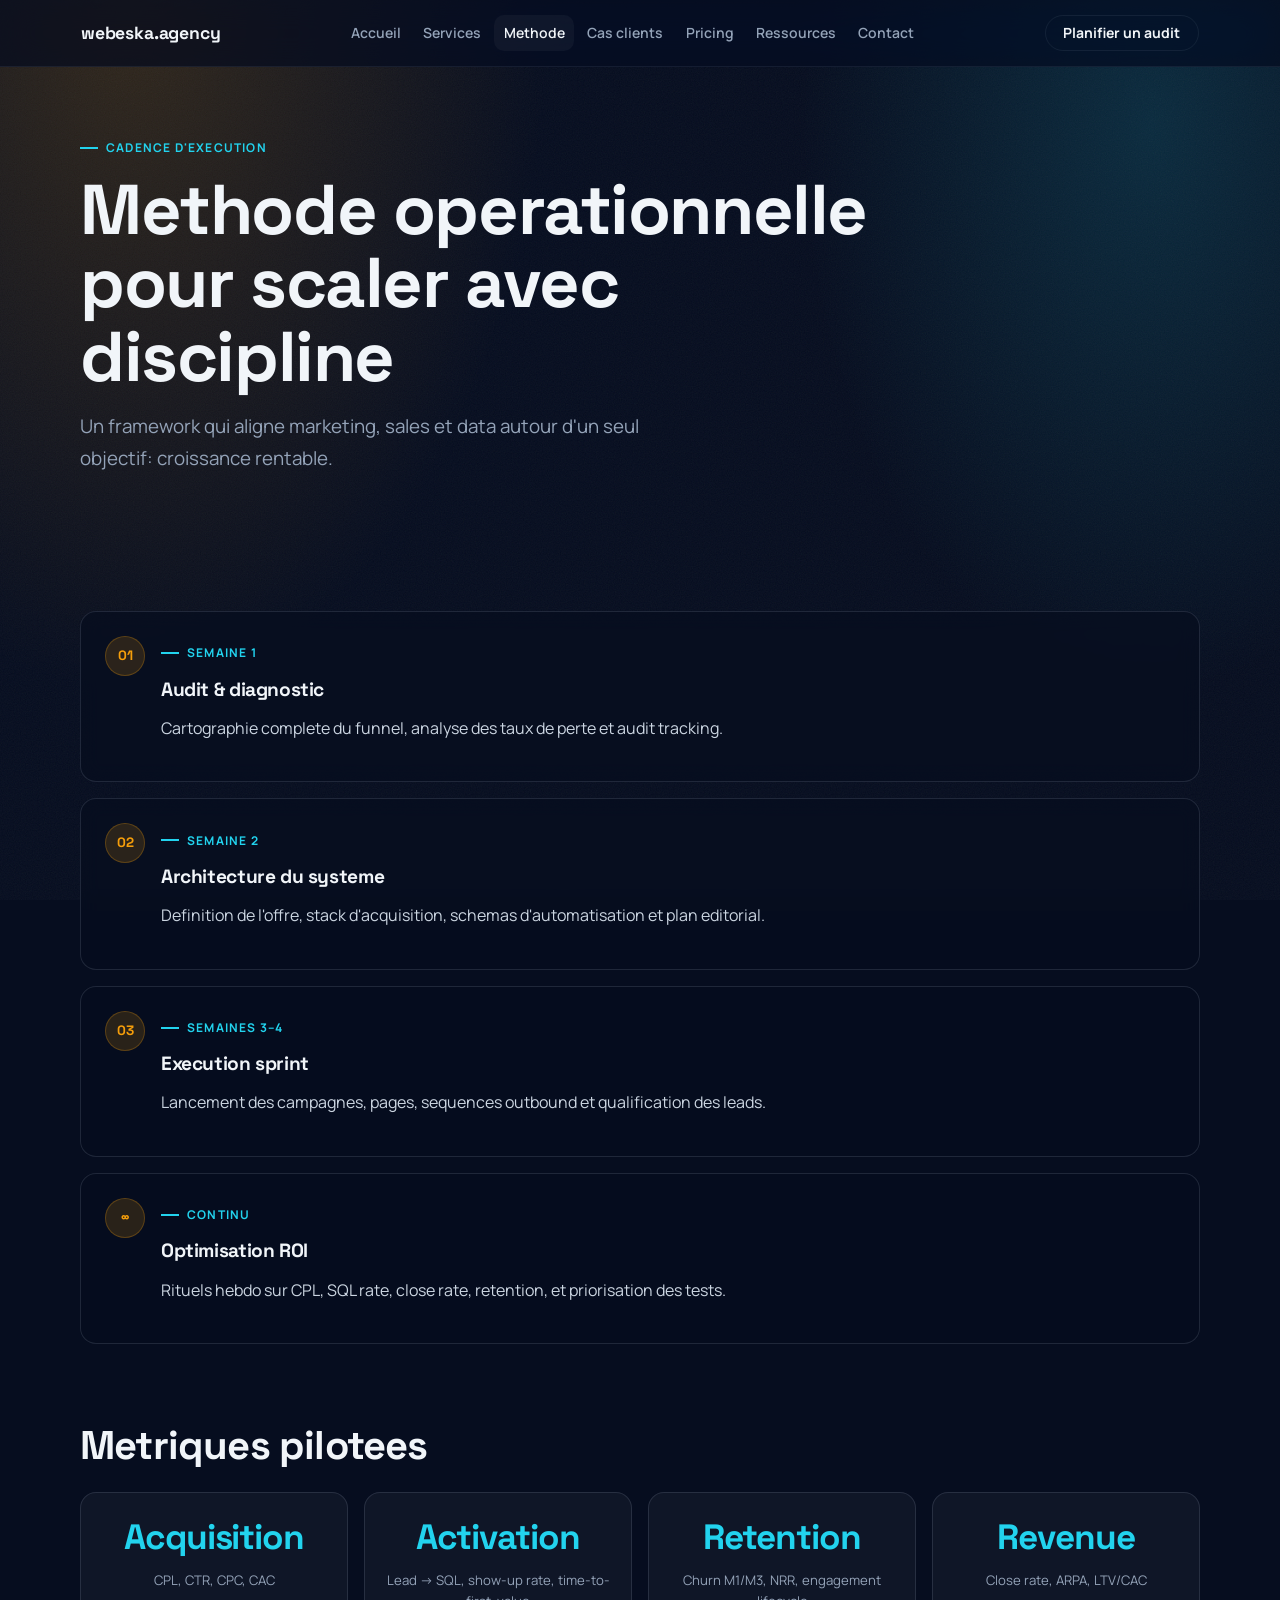
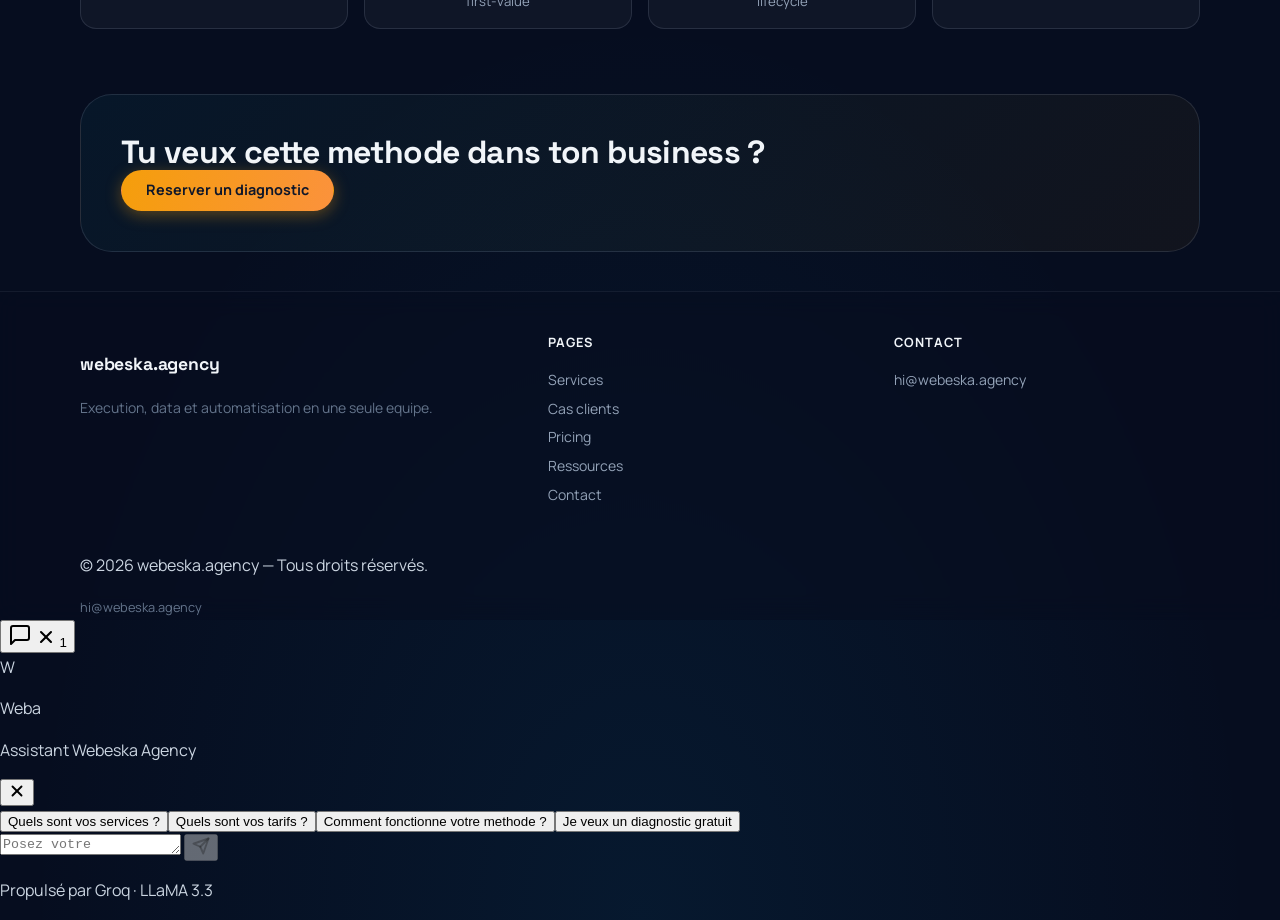
<file: methode.html>
<!doctype html>
<html lang="fr">
  <head>
    <meta charset="UTF-8" />
    <meta name="viewport" content="width=device-width, initial-scale=1.0" />
    <title>Methode Growth IA | webeska.agency</title>
    <meta
      name="description"
      content="Methode webeska.agency en 4 phases: audit, architecture, execution, optimisation continue avec pilotage AARRR."
    />
    <link rel="canonical" href="https://webeska.agency/methode.html" />
    <link rel="preconnect" href="https://fonts.googleapis.com" />
    <link rel="preconnect" href="https://fonts.gstatic.com" crossorigin />
    <link
      href="https://fonts.googleapis.com/css2?family=Space+Grotesk:wght@400;500;700&family=Manrope:wght@400;600;700;800&display=swap"
      rel="stylesheet"
    />
    <link rel="stylesheet" href="assets/css/styles.css" />
  </head>
  <body data-page="method">
    <div class="noise" aria-hidden="true"></div>

    <a class="skip-link" href="#main-content">Aller au contenu</a>

    <header class="topbar">
      <div class="container topbar-inner">
        <a class="brand" href="index.html">webeska.agency</a>
        <nav id="main-nav" class="main-nav" aria-label="Navigation principale">
          <a href="index.html">Accueil</a>
          <a href="services.html">Services</a>
          <a href="methode.html" aria-current="page">Methode</a>
          <a href="cas-clients.html">Cas clients</a>
          <a href="pricing.html">Pricing</a>
          <a href="ressources.html">Ressources</a>
          <a href="contact.html">Contact</a>
        </nav>
        <button class="nav-toggle" id="nav-toggle" aria-expanded="false" aria-controls="main-nav" aria-label="Ouvrir le menu">
          <span></span>
          <span></span>
          <span></span>
        </button>
        <a class="btn btn-ghost" href="contact.html">Planifier un audit</a>
      </div>
    </header>

    <main id="main-content">
      <section class="container page-hero">
        <p class="eyebrow">Cadence d'execution</p>
        <h1>Methode operationnelle pour scaler avec discipline</h1>
        <p class="lead">Un framework qui aligne marketing, sales et data autour d'un seul objectif: croissance rentable.</p>
      </section>

      <section class="section container timeline">
        <article class="timeline-item">
          <div class="timeline-num" aria-hidden="true">01</div>
          <div>
            <p class="eyebrow">Semaine 1</p>
            <h3>Audit &amp; diagnostic</h3>
            <p>Cartographie complete du funnel, analyse des taux de perte et audit tracking.</p>
          </div>
        </article>
        <article class="timeline-item">
          <div class="timeline-num" aria-hidden="true">02</div>
          <div>
            <p class="eyebrow">Semaine 2</p>
            <h3>Architecture du systeme</h3>
            <p>Definition de l'offre, stack d'acquisition, schemas d'automatisation et plan editorial.</p>
          </div>
        </article>
        <article class="timeline-item">
          <div class="timeline-num" aria-hidden="true">03</div>
          <div>
            <p class="eyebrow">Semaines 3&ndash;4</p>
            <h3>Execution sprint</h3>
            <p>Lancement des campagnes, pages, sequences outbound et qualification des leads.</p>
          </div>
        </article>
        <article class="timeline-item">
          <div class="timeline-num" aria-hidden="true">&infin;</div>
          <div>
            <p class="eyebrow">Continu</p>
            <h3>Optimisation ROI</h3>
            <p>Rituels hebdo sur CPL, SQL rate, close rate, retention, et priorisation des tests.</p>
          </div>
        </article>
      </section>

      <section class="section container metrics-board">
        <h2>Metriques pilotees</h2>
        <div class="metrics-grid">
          <article>
            <strong>Acquisition</strong>
            <p>CPL, CTR, CPC, CAC</p>
          </article>
          <article>
            <strong>Activation</strong>
            <p>Lead -> SQL, show-up rate, time-to-first-value</p>
          </article>
          <article>
            <strong>Retention</strong>
            <p>Churn M1/M3, NRR, engagement lifecycle</p>
          </article>
          <article>
            <strong>Revenue</strong>
            <p>Close rate, ARPA, LTV/CAC</p>
          </article>
        </div>
      </section>

      <section class="section container cta-inline">
        <h2>Tu veux cette methode dans ton business ?</h2>
        <a class="btn btn-primary" href="contact.html">Reserver un diagnostic</a>
      </section>
    </main>

    <footer class="site-footer">
      <div class="container footer-grid">
        <div>
          <p class="brand">webeska.agency</p>
          <p class="footer-note">Execution, data et automatisation en une seule equipe.</p>
        </div>
        <div>
          <p class="footer-title">Pages</p>
          <a href="services.html">Services</a>
          <a href="cas-clients.html">Cas clients</a>
          <a href="pricing.html">Pricing</a>
          <a href="ressources.html">Ressources</a>
          <a href="contact.html">Contact</a>
        </div>
        <div>
          <p class="footer-title">Contact</p>
          <a href="mailto:hi@webeska.agency">hi@webeska.agency</a>
        </div>
      </div>
      <div class="container footer-bottom">
        <p class="footer-copy">&copy; 2026 webeska.agency &mdash; Tous droits r&eacute;serv&eacute;s.</p>
        <a href="mailto:hi@webeska.agency" style="color:var(--muted);font-size:0.8rem;text-decoration:none;display:inline;">hi@webeska.agency</a>
      </div>
    </footer>

    <script src="assets/js/config.js"></script>
    <script src="assets/js/ads.js"></script>
    <script src="assets/js/main.js"></script>
    <script src="assets/js/chatbot.js" defer></script>
  </body>
</html>
</file>
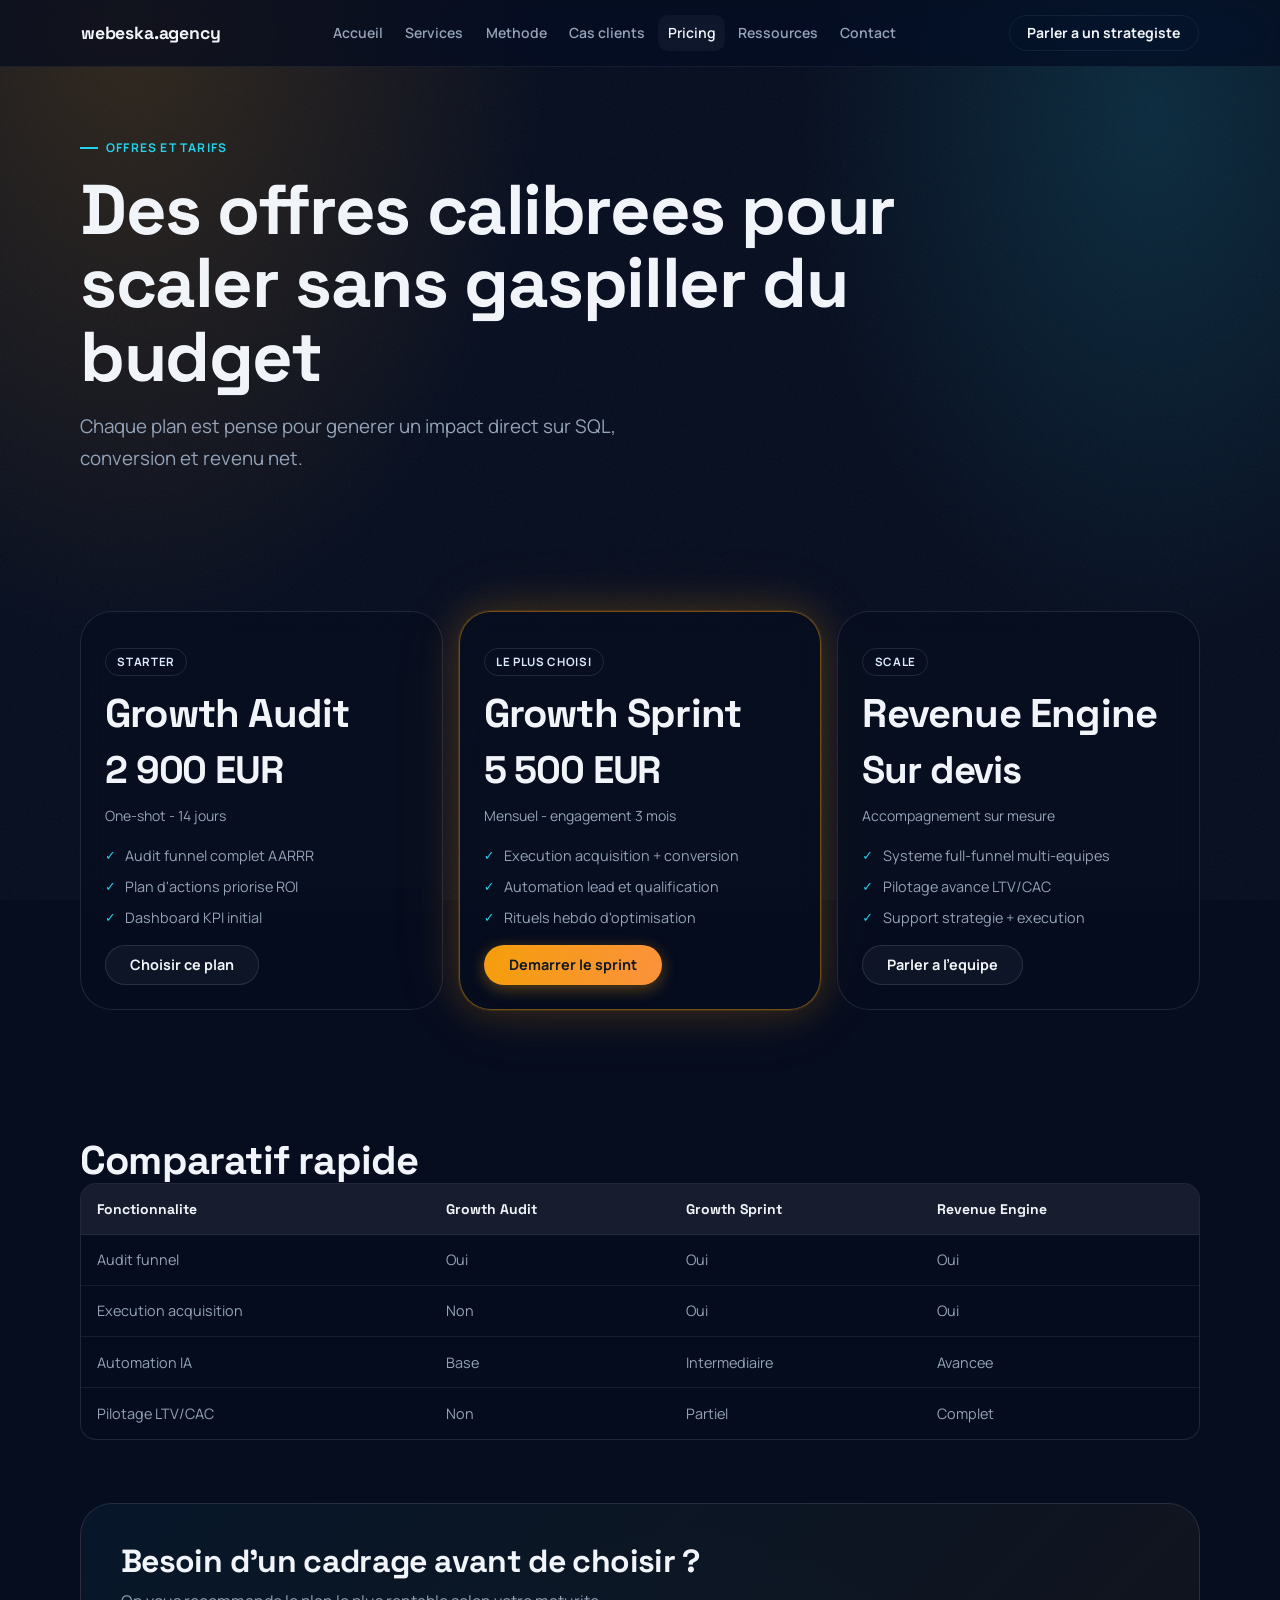
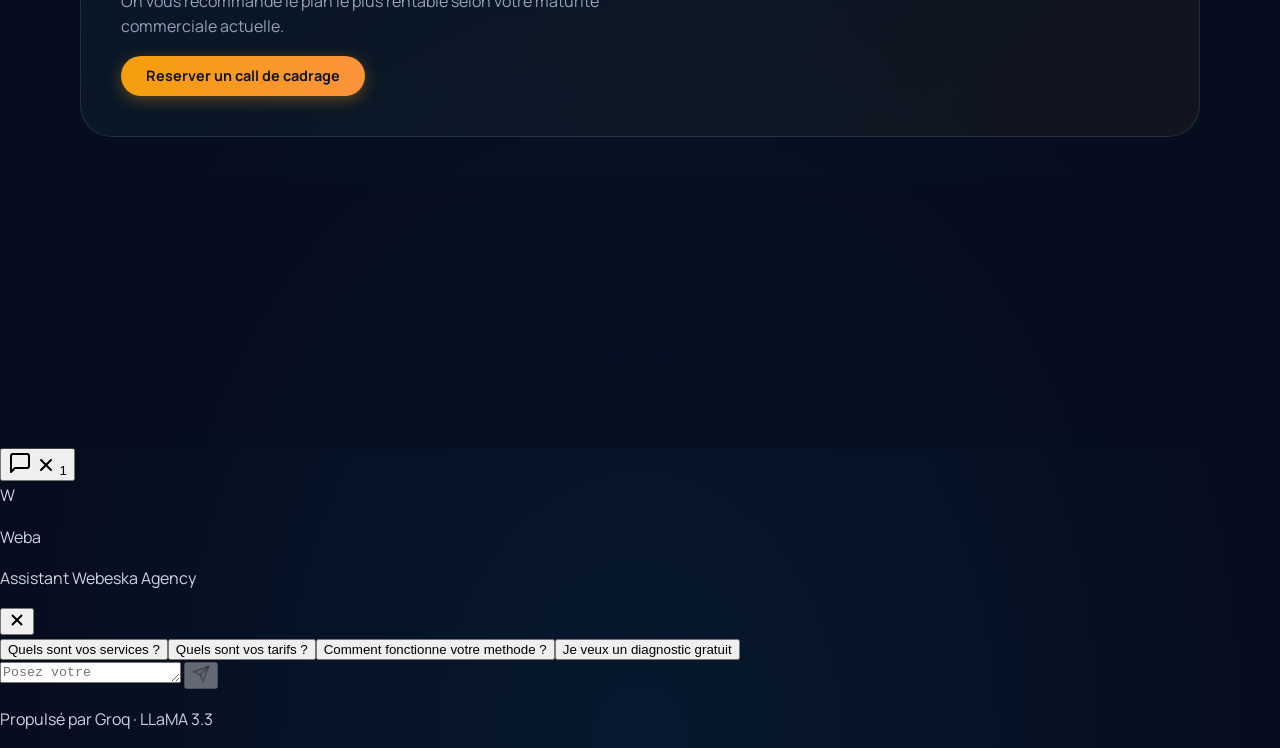
<file: pricing.html>
<!doctype html>
<html lang="fr">
  <head>
    <meta charset="UTF-8" />
    <meta name="viewport" content="width=device-width, initial-scale=1.0" />
    <title>Pricing Growth IA | webeska.agency</title>
    <meta
      name="description"
      content="Tarifs webeska.agency: packs Growth IA pour acquisition, automation et retention, avec execution et pilotage ROI." 
    />
    <link rel="canonical" href="https://webeska.agency/pricing.html" />
    <link rel="preconnect" href="https://fonts.googleapis.com" />
    <link rel="preconnect" href="https://fonts.gstatic.com" crossorigin />
    <link
      href="https://fonts.googleapis.com/css2?family=Space+Grotesk:wght@400;500;700&family=Manrope:wght@400;600;700;800&display=swap"
      rel="stylesheet"
    />
    <link rel="stylesheet" href="assets/css/styles.css" />
  </head>
  <body data-page="pricing">
    <div class="noise" aria-hidden="true"></div>

    <a class="skip-link" href="#main-content">Aller au contenu</a>

    <header class="topbar">
      <div class="container topbar-inner">
        <a class="brand" href="index.html">webeska.agency</a>
        <nav id="main-nav" class="main-nav" aria-label="Navigation principale">
          <a href="index.html">Accueil</a>
          <a href="services.html">Services</a>
          <a href="methode.html">Methode</a>
          <a href="cas-clients.html">Cas clients</a>
          <a href="pricing.html" aria-current="page">Pricing</a>
          <a href="ressources.html">Ressources</a>
          <a href="contact.html">Contact</a>
        </nav>
        <button class="nav-toggle" id="nav-toggle" aria-expanded="false" aria-controls="main-nav" aria-label="Ouvrir le menu">
          <span></span>
          <span></span>
          <span></span>
        </button>
        <a class="btn btn-ghost" href="contact.html">Parler a un strategiste</a>
      </div>
    </header>

    <main id="main-content">
      <section class="container page-hero">
        <p class="eyebrow">Offres et tarifs</p>
        <h1>Des offres calibrees pour scaler sans gaspiller du budget</h1>
        <p class="lead">Chaque plan est pense pour generer un impact direct sur SQL, conversion et revenu net.</p>
      </section>

      <section class="section container price-grid">
        <article class="price-card">
          <p class="price-label">Starter</p>
          <h2>Growth Audit</h2>
          <span class="price-value">2 900 EUR</span>
          <p class="price-note">One-shot - 14 jours</p>
          <ul class="bullet-list">
            <li>Audit funnel complet AARRR</li>
            <li>Plan d'actions priorise ROI</li>
            <li>Dashboard KPI initial</li>
          </ul>
          <a class="btn btn-secondary" href="contact.html">Choisir ce plan</a>
        </article>

        <article class="price-card featured">
          <p class="price-label">Le plus choisi</p>
          <h2>Growth Sprint</h2>
          <span class="price-value">5 500 EUR</span>
          <p class="price-note">Mensuel - engagement 3 mois</p>
          <ul class="bullet-list">
            <li>Execution acquisition + conversion</li>
            <li>Automation lead et qualification</li>
            <li>Rituels hebdo d'optimisation</li>
          </ul>
          <a class="btn btn-primary" href="contact.html">Demarrer le sprint</a>
        </article>

        <article class="price-card">
          <p class="price-label">Scale</p>
          <h2>Revenue Engine</h2>
          <span class="price-value">Sur devis</span>
          <p class="price-note">Accompagnement sur mesure</p>
          <ul class="bullet-list">
            <li>Systeme full-funnel multi-equipes</li>
            <li>Pilotage avance LTV/CAC</li>
            <li>Support strategie + execution</li>
          </ul>
          <a class="btn btn-secondary" href="contact.html">Parler a l'equipe</a>
        </article>
      </section>

      <section class="section container">
        <h2>Comparatif rapide</h2>
        <table class="comparison" aria-label="Comparatif des offres">
          <thead>
            <tr>
              <th>Fonctionnalite</th>
              <th>Growth Audit</th>
              <th>Growth Sprint</th>
              <th>Revenue Engine</th>
            </tr>
          </thead>
          <tbody>
            <tr>
              <td>Audit funnel</td>
              <td>Oui</td>
              <td>Oui</td>
              <td>Oui</td>
            </tr>
            <tr>
              <td>Execution acquisition</td>
              <td>Non</td>
              <td>Oui</td>
              <td>Oui</td>
            </tr>
            <tr>
              <td>Automation IA</td>
              <td>Base</td>
              <td>Intermediaire</td>
              <td>Avancee</td>
            </tr>
            <tr>
              <td>Pilotage LTV/CAC</td>
              <td>Non</td>
              <td>Partiel</td>
              <td>Complet</td>
            </tr>
          </tbody>
        </table>
      </section>

      <section class="section container cta-inline">
        <h2>Besoin d'un cadrage avant de choisir ?</h2>
        <p>On vous recommande le plan le plus rentable selon votre maturite commerciale actuelle.</p>
        <a class="btn btn-primary" href="contact.html">Reserver un call de cadrage</a>
      </section>
    </main>

    <footer class="site-footer">
      <div class="container footer-grid">
        <div>
          <p class="brand">webeska.agency</p>
          <p class="footer-note">Pricing transparent, execution orientee ROI.</p>
        </div>
        <div>
          <p class="footer-title">Navigation</p>
          <a href="services.html">Services</a>
          <a href="ressources.html">Ressources</a>
          <a href="contact.html">Contact</a>
        </div>
        <div>
          <p class="footer-title">Contact</p>
          <a href="mailto:hi@webeska.agency">hi@webeska.agency</a>
        </div>
      </div>
      <div class="container footer-bottom">
        <p class="footer-copy">&copy; 2026 webeska.agency &mdash; Tous droits r&eacute;serv&eacute;s.</p>
        <a href="mailto:hi@webeska.agency" style="color:var(--muted);font-size:0.8rem;text-decoration:none;display:inline;">hi@webeska.agency</a>
      </div>
    </footer>

    <script src="assets/js/config.js"></script>
    <script src="assets/js/ads.js"></script>
    <script src="assets/js/main.js"></script>
    <script src="assets/js/chatbot.js" defer></script>
  </body>
</html>
</file>
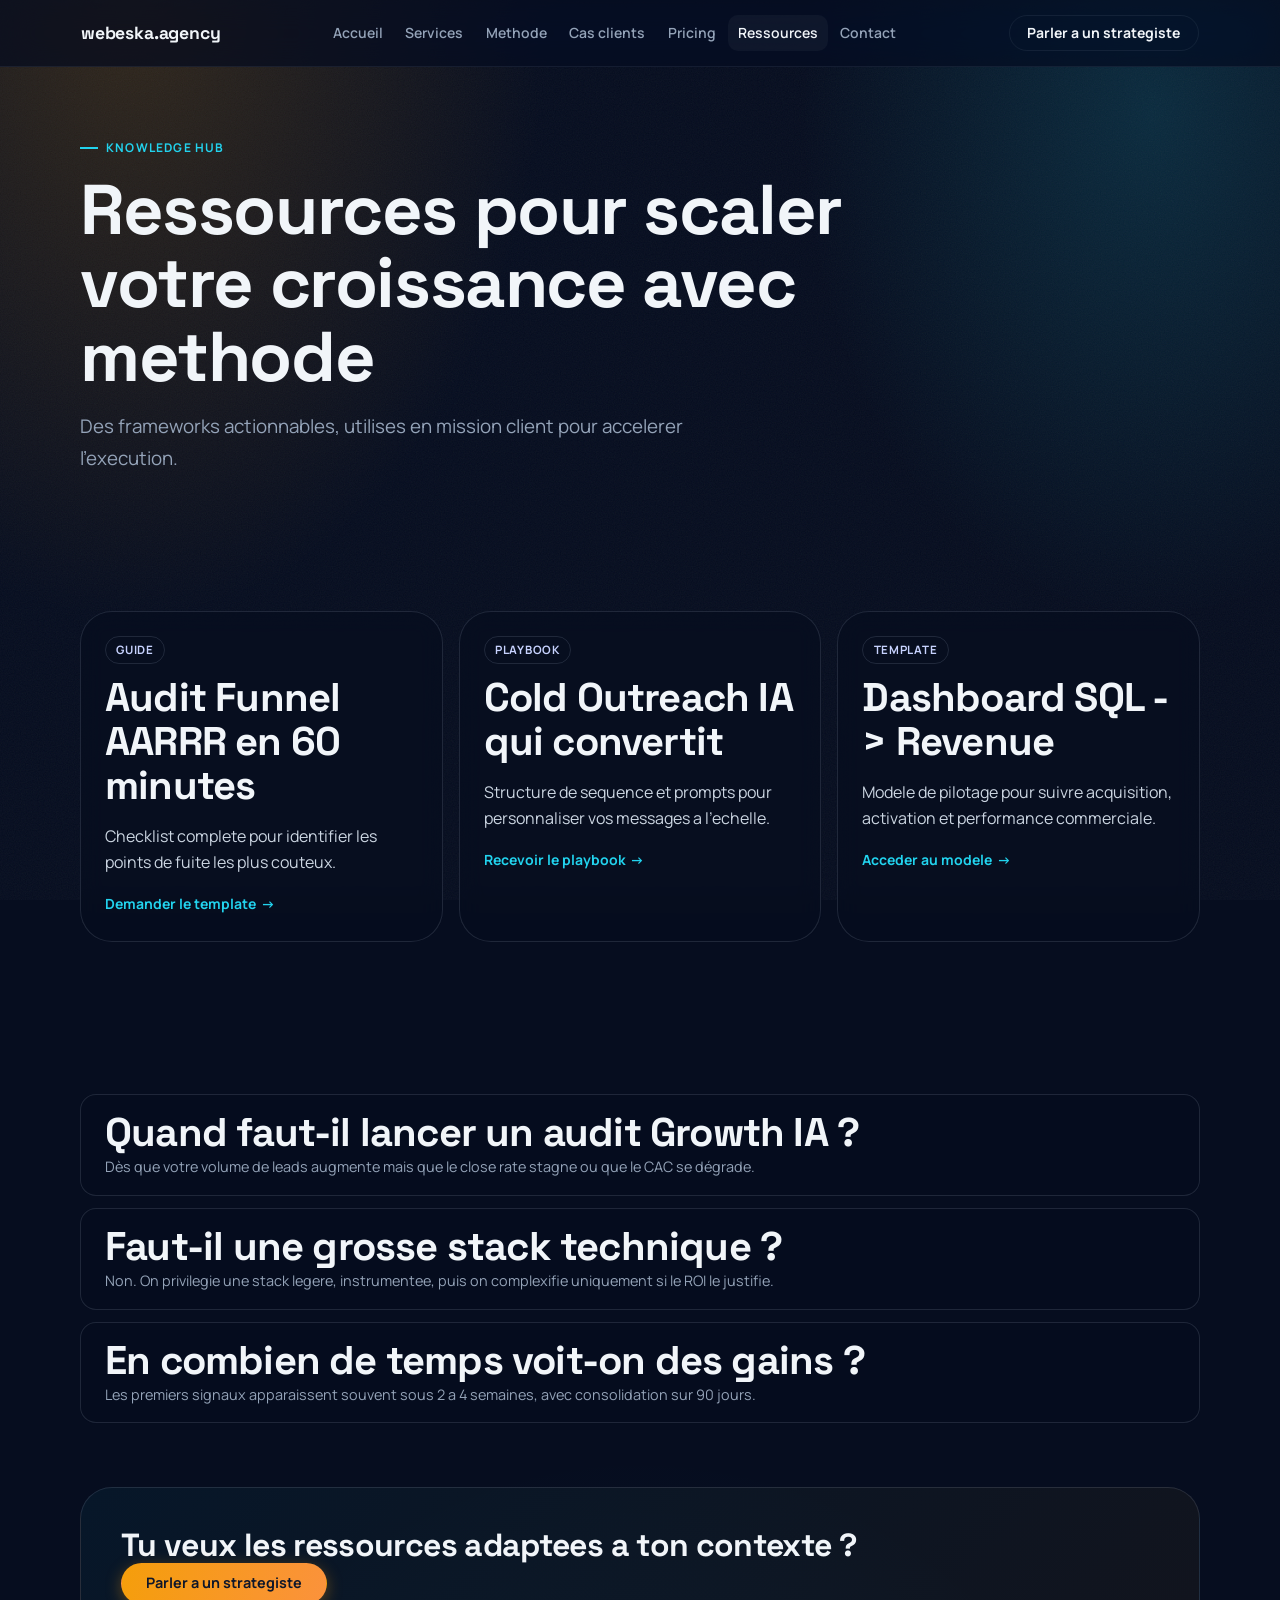
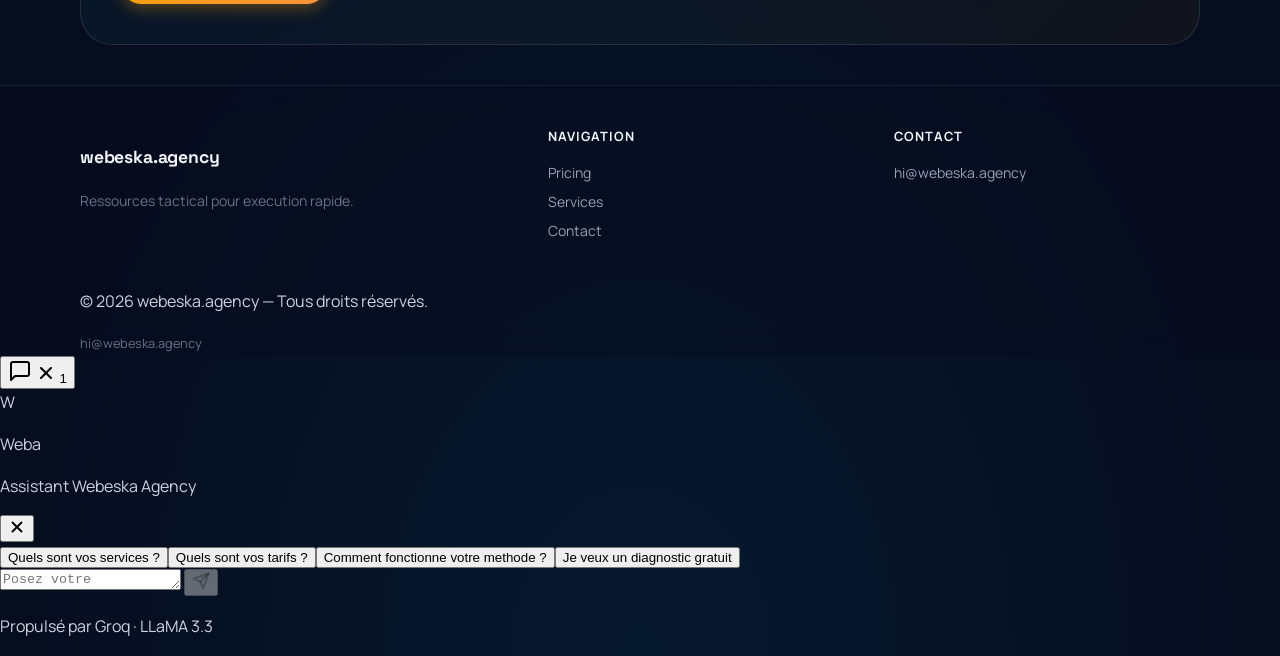
<file: ressources.html>
<!doctype html>
<html lang="fr">
  <head>
    <meta charset="UTF-8" />
    <meta name="viewport" content="width=device-width, initial-scale=1.0" />
    <title>Ressources Growth IA | webeska.agency</title>
    <meta
      name="description"
      content="Ressources webeska.agency: guides, checklists et frameworks pour scaler acquisition, automation IA et retention." 
    />
    <link rel="canonical" href="https://webeska.agency/ressources.html" />
    <link rel="preconnect" href="https://fonts.googleapis.com" />
    <link rel="preconnect" href="https://fonts.gstatic.com" crossorigin />
    <link
      href="https://fonts.googleapis.com/css2?family=Space+Grotesk:wght@400;500;700&family=Manrope:wght@400;600;700;800&display=swap"
      rel="stylesheet"
    />
    <link rel="stylesheet" href="assets/css/styles.css" />
  </head>
  <body data-page="resources">
    <div class="noise" aria-hidden="true"></div>

    <a class="skip-link" href="#main-content">Aller au contenu</a>

    <header class="topbar">
      <div class="container topbar-inner">
        <a class="brand" href="index.html">webeska.agency</a>
        <nav id="main-nav" class="main-nav" aria-label="Navigation principale">
          <a href="index.html">Accueil</a>
          <a href="services.html">Services</a>
          <a href="methode.html">Methode</a>
          <a href="cas-clients.html">Cas clients</a>
          <a href="pricing.html">Pricing</a>
          <a href="ressources.html" aria-current="page">Ressources</a>
          <a href="contact.html">Contact</a>
        </nav>
        <button class="nav-toggle" id="nav-toggle" aria-expanded="false" aria-controls="main-nav" aria-label="Ouvrir le menu">
          <span></span>
          <span></span>
          <span></span>
        </button>
        <a class="btn btn-ghost" href="contact.html">Parler a un strategiste</a>
      </div>
    </header>

    <main id="main-content">
      <section class="container page-hero">
        <p class="eyebrow">Knowledge Hub</p>
        <h1>Ressources pour scaler votre croissance avec methode</h1>
        <p class="lead">Des frameworks actionnables, utilises en mission client pour accelerer l'execution.</p>
      </section>

      <section class="section container resource-grid">
        <article class="resource-card">
          <span class="resource-meta">Guide</span>
          <h2>Audit Funnel AARRR en 60 minutes</h2>
          <p>Checklist complete pour identifier les points de fuite les plus couteux.</p>
          <a class="text-link" href="contact.html">Demander le template</a>
        </article>

        <article class="resource-card">
          <span class="resource-meta">Playbook</span>
          <h2>Cold Outreach IA qui convertit</h2>
          <p>Structure de sequence et prompts pour personnaliser vos messages a l'echelle.</p>
          <a class="text-link" href="contact.html">Recevoir le playbook</a>
        </article>

        <article class="resource-card">
          <span class="resource-meta">Template</span>
          <h2>Dashboard SQL -> Revenue</h2>
          <p>Modele de pilotage pour suivre acquisition, activation et performance commerciale.</p>
          <a class="text-link" href="contact.html">Acceder au modele</a>
        </article>
      </section>

      <section class="section container faq-stack">
        <article class="faq-card">
          <h2>Quand faut-il lancer un audit Growth IA ?</h2>
          <p>Dès que votre volume de leads augmente mais que le close rate stagne ou que le CAC se dégrade.</p>
        </article>
        <article class="faq-card">
          <h2>Faut-il une grosse stack technique ?</h2>
          <p>Non. On privilegie une stack legere, instrumentee, puis on complexifie uniquement si le ROI le justifie.</p>
        </article>
        <article class="faq-card">
          <h2>En combien de temps voit-on des gains ?</h2>
          <p>Les premiers signaux apparaissent souvent sous 2 a 4 semaines, avec consolidation sur 90 jours.</p>
        </article>
      </section>

      <section class="section container cta-inline">
        <h2>Tu veux les ressources adaptees a ton contexte ?</h2>
        <a class="btn btn-primary" href="contact.html">Parler a un strategiste</a>
      </section>
    </main>

    <footer class="site-footer">
      <div class="container footer-grid">
        <div>
          <p class="brand">webeska.agency</p>
          <p class="footer-note">Ressources tactical pour execution rapide.</p>
        </div>
        <div>
          <p class="footer-title">Navigation</p>
          <a href="pricing.html">Pricing</a>
          <a href="services.html">Services</a>
          <a href="contact.html">Contact</a>
        </div>
        <div>
          <p class="footer-title">Contact</p>
          <a href="mailto:hi@webeska.agency">hi@webeska.agency</a>
        </div>
      </div>
      <div class="container footer-bottom">
        <p class="footer-copy">&copy; 2026 webeska.agency &mdash; Tous droits r&eacute;serv&eacute;s.</p>
        <a href="mailto:hi@webeska.agency" style="color:var(--muted);font-size:0.8rem;text-decoration:none;display:inline;">hi@webeska.agency</a>
      </div>
    </footer>

    <script src="assets/js/config.js"></script>
    <script src="assets/js/ads.js"></script>
    <script src="assets/js/main.js"></script>
    <script src="assets/js/chatbot.js" defer></script>
  </body>
</html>
</file>
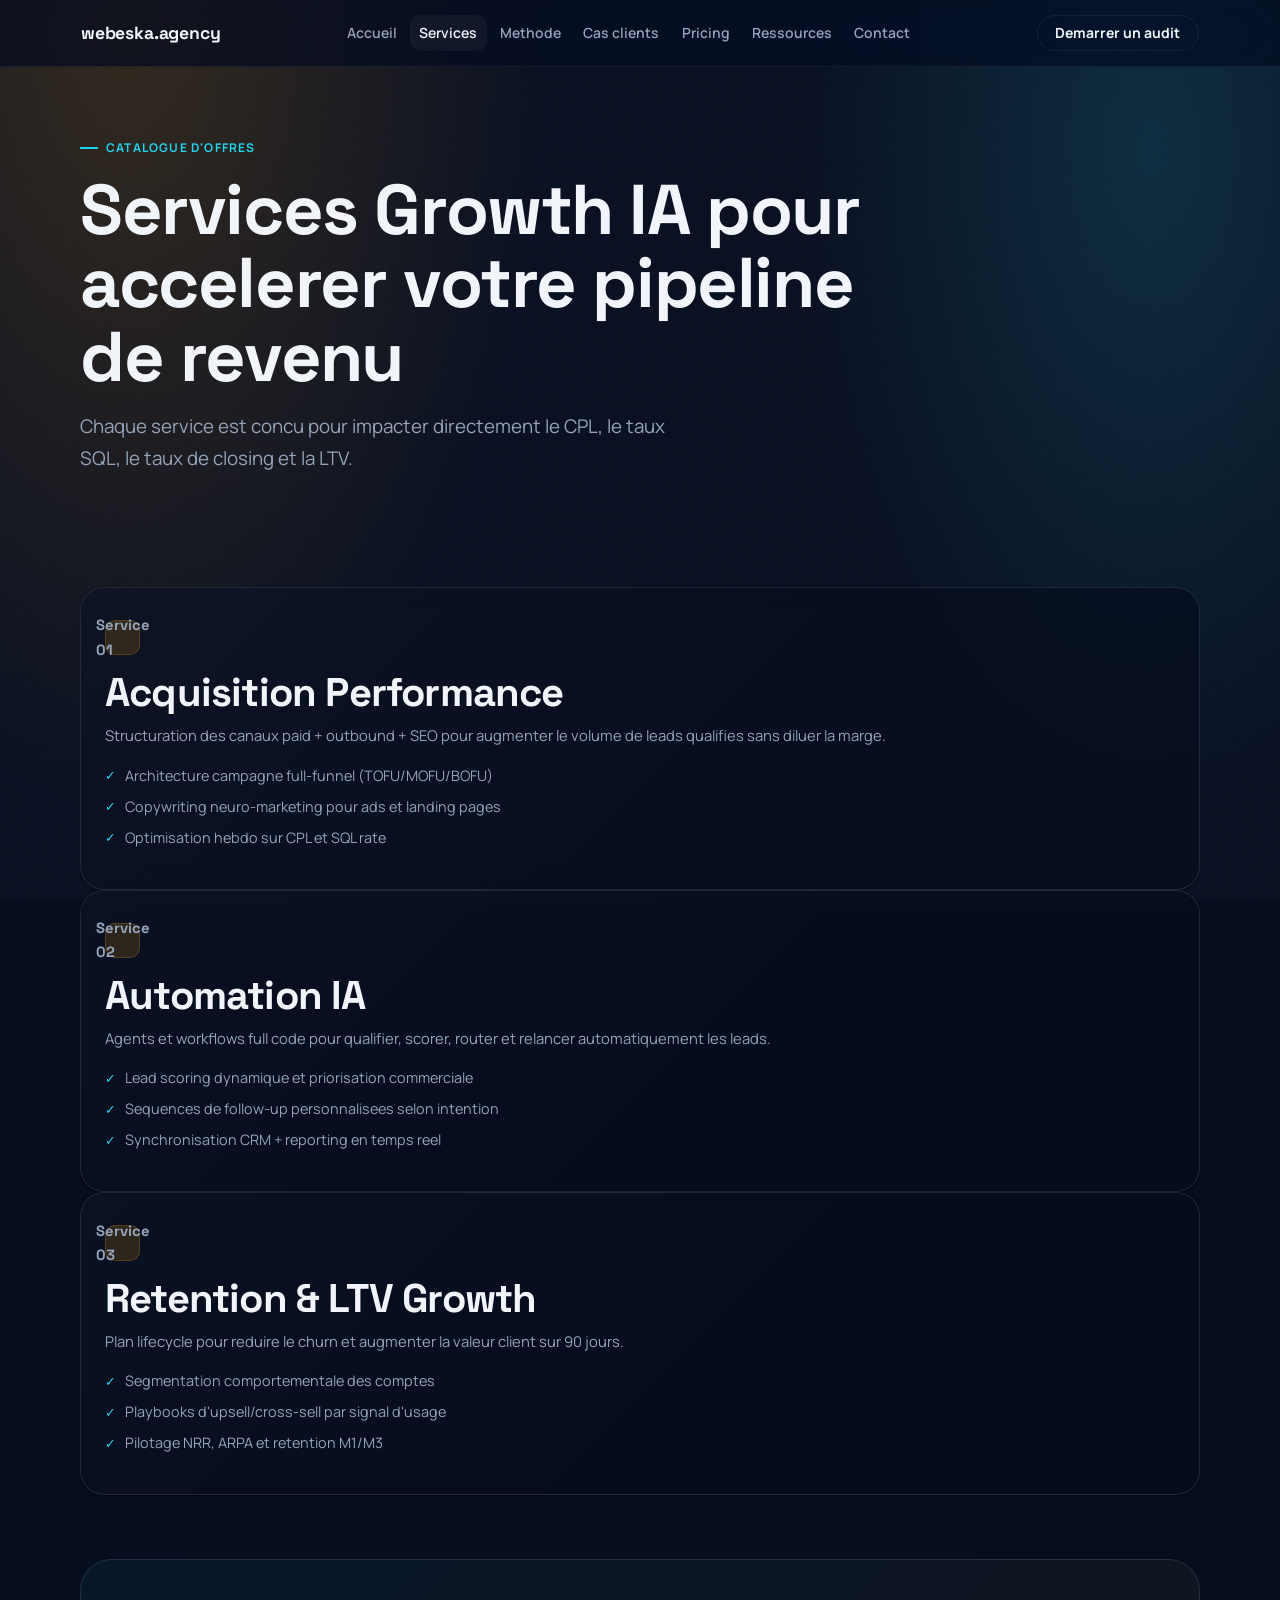
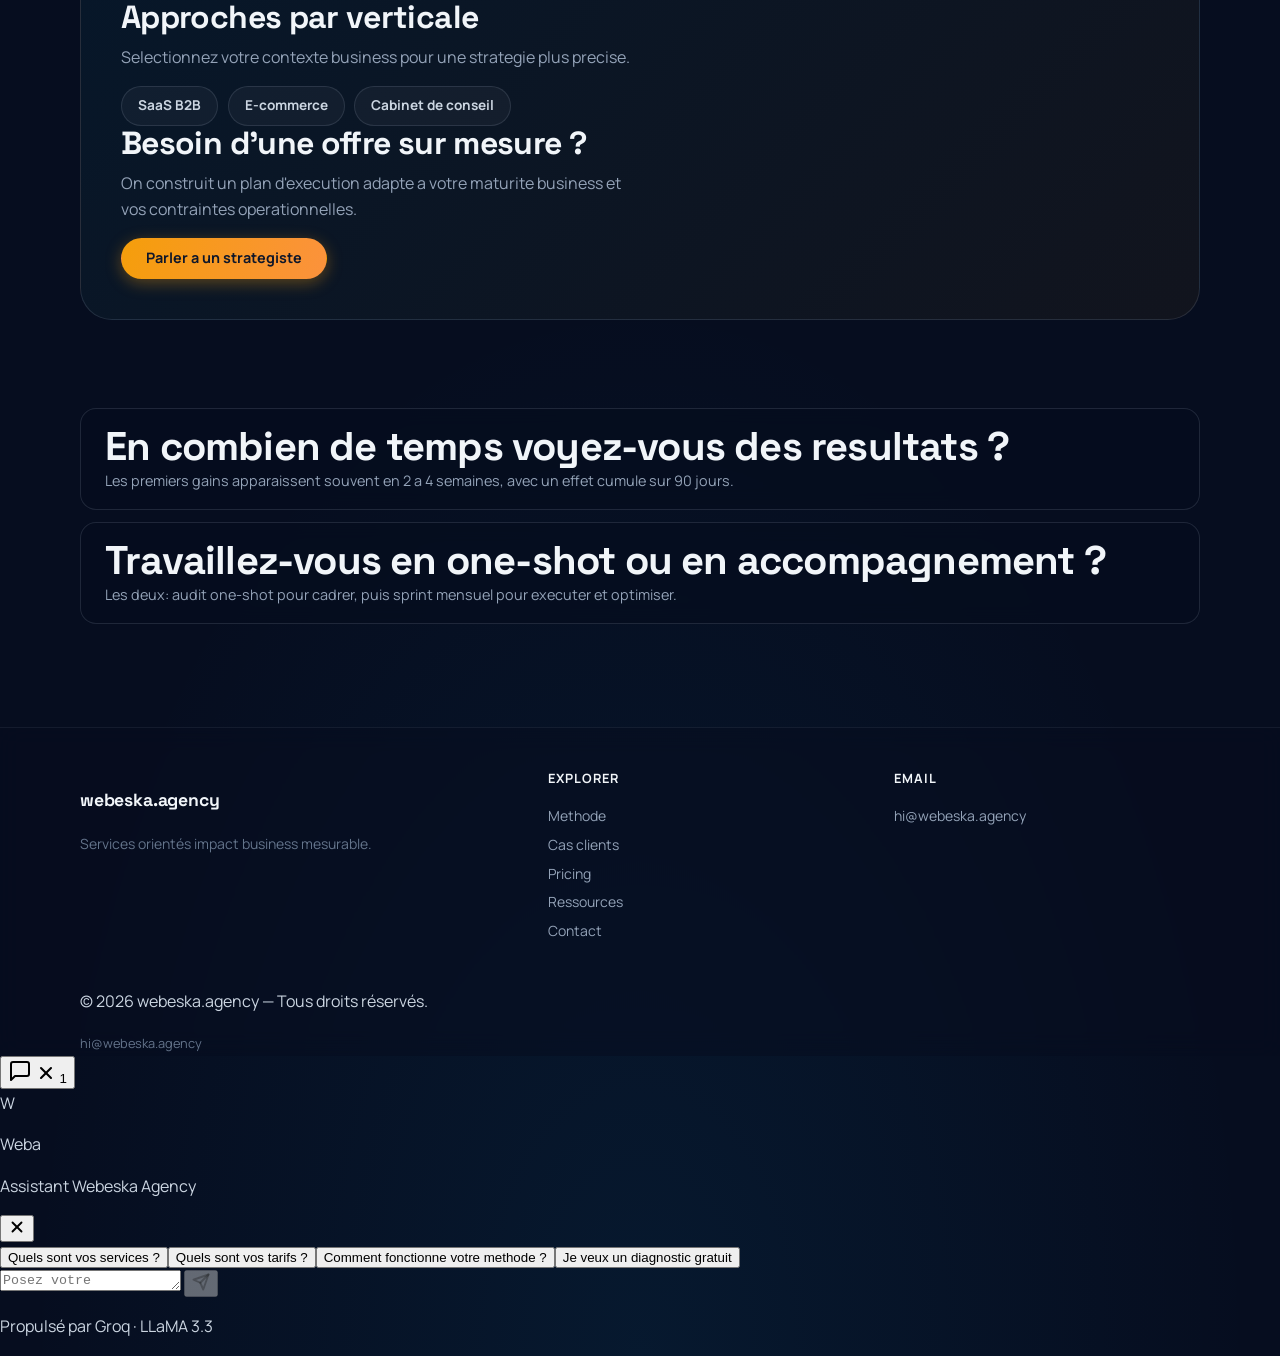
<file: services.html>
<!doctype html>
<html lang="fr">
  <head>
    <meta charset="UTF-8" />
    <meta name="viewport" content="width=device-width, initial-scale=1.0" />
    <title>Services Growth IA | webeska.agency</title>
    <meta
      name="description"
      content="Services webeska.agency: acquisition, automation IA, retention et analytics pour scaler votre revenu de maniere previsible."
    />
    <link rel="canonical" href="https://webeska.agency/services.html" />
    <script type="application/ld+json">
      {
        "@context": "https://schema.org",
        "@type": "FAQPage",
        "mainEntity": [
          {
            "@type": "Question",
            "name": "En combien de temps voyez-vous des resultats ?",
            "acceptedAnswer": {
              "@type": "Answer",
              "text": "Les premiers gains apparaissent souvent en 2 a 4 semaines, avec un effet cumule sur 90 jours."
            }
          },
          {
            "@type": "Question",
            "name": "Travaillez-vous en one-shot ou en accompagnement ?",
            "acceptedAnswer": {
              "@type": "Answer",
              "text": "Les deux: audit one-shot pour cadrer, puis sprint mensuel pour executer et optimiser."
            }
          }
        ]
      }
    </script>
    <link rel="preconnect" href="https://fonts.googleapis.com" />
    <link rel="preconnect" href="https://fonts.gstatic.com" crossorigin />
    <link
      href="https://fonts.googleapis.com/css2?family=Space+Grotesk:wght@400;500;700&family=Manrope:wght@400;600;700;800&display=swap"
      rel="stylesheet"
    />
    <link rel="stylesheet" href="assets/css/styles.css" />
  </head>
  <body data-page="services">
    <div class="noise" aria-hidden="true"></div>

    <a class="skip-link" href="#main-content">Aller au contenu</a>

    <header class="topbar">
      <div class="container topbar-inner">
        <a class="brand" href="index.html">webeska.agency</a>
        <nav id="main-nav" class="main-nav" aria-label="Navigation principale">
          <a href="index.html">Accueil</a>
          <a href="services.html" aria-current="page">Services</a>
          <a href="methode.html">Methode</a>
          <a href="cas-clients.html">Cas clients</a>
          <a href="pricing.html">Pricing</a>
          <a href="ressources.html">Ressources</a>
          <a href="contact.html">Contact</a>
        </nav>
        <button class="nav-toggle" id="nav-toggle" aria-expanded="false" aria-controls="main-nav" aria-label="Ouvrir le menu">
          <span></span>
          <span></span>
          <span></span>
        </button>
        <a class="btn btn-ghost" href="contact.html">Demarrer un audit</a>
      </div>
    </header>

    <main id="main-content">
      <section class="container page-hero">
        <p class="eyebrow">Catalogue d'offres</p>
        <h1>Services Growth IA pour accelerer votre pipeline de revenu</h1>
        <p class="lead">
          Chaque service est concu pour impacter directement le CPL, le taux SQL, le taux de closing et la LTV.
        </p>
      </section>

      <section class="section container offer-stack">
        <article class="offer-card large">
          <p class="step">Service 01</p>
          <h2>Acquisition Performance</h2>
          <p>
            Structuration des canaux paid + outbound + SEO pour augmenter le volume de leads qualifies sans diluer la marge.
          </p>
          <ul class="bullet-list">
            <li>Architecture campagne full-funnel (TOFU/MOFU/BOFU)</li>
            <li>Copywriting neuro-marketing pour ads et landing pages</li>
            <li>Optimisation hebdo sur CPL et SQL rate</li>
          </ul>
        </article>

        <article class="offer-card large">
          <p class="step">Service 02</p>
          <h2>Automation IA</h2>
          <p>
            Agents et workflows full code pour qualifier, scorer, router et relancer automatiquement les leads.
          </p>
          <ul class="bullet-list">
            <li>Lead scoring dynamique et priorisation commerciale</li>
            <li>Sequences de follow-up personnalisees selon intention</li>
            <li>Synchronisation CRM + reporting en temps reel</li>
          </ul>
        </article>

        <article class="offer-card large">
          <p class="step">Service 03</p>
          <h2>Retention & LTV Growth</h2>
          <p>
            Plan lifecycle pour reduire le churn et augmenter la valeur client sur 90 jours.
          </p>
          <ul class="bullet-list">
            <li>Segmentation comportementale des comptes</li>
            <li>Playbooks d'upsell/cross-sell par signal d'usage</li>
            <li>Pilotage NRR, ARPA et retention M1/M3</li>
          </ul>
        </article>
      </section>

      <section class="section container cta-inline">
        <h2>Approches par verticale</h2>
        <p>Selectionnez votre contexte business pour une strategie plus precise.</p>
        <div class="chip-links">
          <a href="icp-saas.html">SaaS B2B</a>
          <a href="icp-ecommerce.html">E-commerce</a>
          <a href="icp-cabinet.html">Cabinet de conseil</a>
        </div>

        <h2>Besoin d'une offre sur mesure ?</h2>
        <p>On construit un plan d'execution adapte a votre maturite business et vos contraintes operationnelles.</p>
        <a class="btn btn-primary" href="contact.html">Parler a un strategiste</a>
      </section>

      <section class="section container faq-stack" aria-label="Questions frequentes">
        <article class="faq-card">
          <h2>En combien de temps voyez-vous des resultats ?</h2>
          <p>Les premiers gains apparaissent souvent en 2 a 4 semaines, avec un effet cumule sur 90 jours.</p>
        </article>
        <article class="faq-card">
          <h2>Travaillez-vous en one-shot ou en accompagnement ?</h2>
          <p>Les deux: audit one-shot pour cadrer, puis sprint mensuel pour executer et optimiser.</p>
        </article>
      </section>
    </main>

    <footer class="site-footer">
      <div class="container footer-grid">
        <div>
          <p class="brand">webeska.agency</p>
          <p class="footer-note">Services orientés impact business mesurable.</p>
        </div>
        <div>
          <p class="footer-title">Explorer</p>
          <a href="methode.html">Methode</a>
          <a href="cas-clients.html">Cas clients</a>
          <a href="pricing.html">Pricing</a>
          <a href="ressources.html">Ressources</a>
          <a href="contact.html">Contact</a>
        </div>
        <div>
          <p class="footer-title">Email</p>
          <a href="mailto:hi@webeska.agency">hi@webeska.agency</a>
        </div>
      </div>
      <div class="container footer-bottom">
        <p class="footer-copy">&copy; 2026 webeska.agency &mdash; Tous droits r&eacute;serv&eacute;s.</p>
        <a href="mailto:hi@webeska.agency" style="color:var(--muted);font-size:0.8rem;text-decoration:none;display:inline;">hi@webeska.agency</a>
      </div>
    </footer>

    <script src="assets/js/config.js"></script>
    <script src="assets/js/ads.js"></script>
    <script src="assets/js/main.js"></script>
    <script src="assets/js/chatbot.js" defer></script>
  </body>
</html>
</file>
<file: assets/css/styles.css>
/* ─────────────────────────────────────────────────────────────────
   DESIGN TOKENS
───────────────────────────────────────────────────────────────── */
:root {
  /* Palette */
  --bg: #060d1f;
  --bg-alt: #0a1224;
  --surface: rgba(255, 255, 255, 0.04);
  --surface-hover: rgba(255, 255, 255, 0.07);
  --text: #cbd5e1;
  --text-strong: #f1f5f9;
  --muted: #64748b;
  --muted-mid: #94a3b8;
  --primary: #f59e0b;
  --primary-2: #fb923c;
  --primary-dim: rgba(245, 158, 11, 0.15);
  --secondary: #22d3ee;
  --secondary-dark: #0ea5e9;
  --secondary-dim: rgba(34, 211, 238, 0.12);
  --card: rgba(6, 13, 31, 0.7);
  --border: rgba(148, 163, 184, 0.1);
  --border-mid: rgba(148, 163, 184, 0.18);
  --border-strong: rgba(148, 163, 184, 0.35);
  --danger: #f87171;
  --success: #86efac;

  /* Spacing scale */
  --s-1: 0.5rem;
  --s-2: 0.75rem;
  --s-3: 1rem;
  --s-4: 1.5rem;
  --s-5: 2.5rem;
  --s-6: 4rem;
  --s-7: 6rem;

  /* Radii */
  --r-sm: 10px;
  --r-md: 16px;
  --r-lg: 24px;
  --r-xl: 32px;
  --r-full: 999px;

  /* Shadows */
  --shadow-sm: 0 1px 3px rgba(0,0,0,0.4), 0 1px 2px rgba(0,0,0,0.3);
  --shadow-md: 0 4px 20px rgba(0,0,0,0.38), 0 2px 6px rgba(0,0,0,0.25);
  --shadow-lg: 0 12px 48px rgba(0,0,0,0.45), 0 4px 14px rgba(0,0,0,0.28);
  --glow-primary: 0 0 40px rgba(245,158,11,0.22), 0 0 80px rgba(245,158,11,0.08);
  --glow-secondary: 0 0 40px rgba(34,211,238,0.2), 0 0 80px rgba(34,211,238,0.07);

  /* Transitions */
  --ease: cubic-bezier(0.4,0,0.2,1);
  --ease-out: cubic-bezier(0,0,0.2,1);
  --t-fast: 0.15s;
  --t-base: 0.25s;
  --t-slow: 0.45s;
}

/* ─────────────────────────────────────────────────────────────────
   RESET + BASE
───────────────────────────────────────────────────────────────── */
*,*::before,*::after { box-sizing: border-box; }

html { scroll-behavior: smooth; }

body {
  margin: 0;
  padding: 0;
  font-family: "Manrope", system-ui, sans-serif;
  font-size: 1rem;
  line-height: 1.6;
  color: var(--text);
  background-color: var(--bg);
  background-image:
    radial-gradient(ellipse 60% 50% at 10% 0%, rgba(245,158,11,0.18) 0%, transparent 55%),
    radial-gradient(ellipse 55% 45% at 90% 5%, rgba(34,211,238,0.15) 0%, transparent 50%),
    radial-gradient(ellipse 80% 60% at 50% 100%, rgba(14,165,233,0.08) 0%, transparent 60%);
  min-height: 100vh;
  -webkit-font-smoothing: antialiased;
  -moz-osx-font-smoothing: grayscale;
}

/* ─────────────────────────────────────────────────────────────────
   ACCESSIBILITY
───────────────────────────────────────────────────────────────── */
.skip-link {
  position: absolute;
  left: -9999px;
  top: 0;
  z-index: 100;
  background: var(--text-strong);
  color: var(--bg);
  border-radius: var(--r-sm);
  padding: 0.6rem 1rem;
  font-weight: 700;
  font-size: 0.875rem;
  text-decoration: none;
}

.skip-link:focus { left: 1rem; top: 1rem; }

a:focus-visible,
button:focus-visible,
input:focus-visible,
select:focus-visible,
textarea:focus-visible {
  outline: 2px solid var(--secondary);
  outline-offset: 3px;
  border-radius: 4px;
}

/* ─────────────────────────────────────────────────────────────────
   NOISE OVERLAY
───────────────────────────────────────────────────────────────── */
.noise {
  position: fixed;
  inset: 0;
  pointer-events: none;
  z-index: 0;
  opacity: 0.055;
  background-image: url("data:image/svg+xml,%3Csvg viewBox='0 0 200 200' xmlns='http://www.w3.org/2000/svg'%3E%3Cfilter id='n'%3E%3CfeTurbulence type='fractalNoise' baseFrequency='0.75' numOctaves='4' stitchTiles='stitch'/%3E%3C/filter%3E%3Crect width='100%25' height='100%25' filter='url(%23n)'/%3E%3C/svg%3E");
  background-size: 180px 180px;
}

/* ─────────────────────────────────────────────────────────────────
   LAYOUT
───────────────────────────────────────────────────────────────── */
.container {
  width: min(1120px, 92vw);
  margin-inline: auto;
}

main { position: relative; z-index: 1; }

/* ─────────────────────────────────────────────────────────────────
   TYPOGRAPHY
───────────────────────────────────────────────────────────────── */
h1,h2,h3,h4 {
  font-family: "Space Grotesk", system-ui, sans-serif;
  margin: 0;
  line-height: 1.1;
  color: var(--text-strong);
  letter-spacing: -0.02em;
}

h1 {
  font-size: clamp(2.2rem, 5.5vw, 4.4rem);
  font-weight: 800;
  line-height: 1.05;
  max-width: 18ch;
}

h1 span {
  background: linear-gradient(105deg, var(--primary) 0%, var(--primary-2) 50%, #f97316 100%);
  -webkit-background-clip: text;
  -webkit-text-fill-color: transparent;
  background-clip: text;
}

h2 { font-size: clamp(1.6rem, 3.5vw, 2.5rem); font-weight: 700; }

h3 { font-size: clamp(1rem, 1.8vw, 1.2rem); font-weight: 700; margin-bottom: 0.5rem; }

.eyebrow {
  display: inline-flex;
  align-items: center;
  gap: 0.5rem;
  margin: 0 0 var(--s-3);
  color: var(--secondary);
  font-weight: 700;
  text-transform: uppercase;
  letter-spacing: 0.1em;
  font-size: 0.75rem;
}

.eyebrow::before {
  content: "";
  display: inline-block;
  width: 18px;
  height: 2px;
  background: currentColor;
  flex-shrink: 0;
}

.lead {
  font-size: clamp(1rem, 1.8vw, 1.175rem);
  max-width: 56ch;
  color: var(--muted-mid);
  margin: var(--s-3) 0 var(--s-4);
  line-height: 1.7;
}

.section-lead {
  color: var(--muted-mid);
  max-width: 56ch;
  margin: 0.6rem 0 0;
  font-size: 1rem;
}

/* ─────────────────────────────────────────────────────────────────
   NAVIGATION
───────────────────────────────────────────────────────────────── */
.topbar {
  position: sticky;
  top: 0;
  z-index: 50;
  backdrop-filter: blur(18px) saturate(180%);
  -webkit-backdrop-filter: blur(18px) saturate(180%);
  background: rgba(6,13,31,0.75);
  border-bottom: 1px solid var(--border);
  transition: box-shadow var(--t-base) var(--ease);
}

.topbar.scrolled {
  box-shadow: 0 4px 24px rgba(0,0,0,0.35);
}

.topbar-inner {
  display: flex;
  align-items: center;
  justify-content: space-between;
  gap: var(--s-3);
  padding: 0.9rem 0;
}

.brand {
  font-family: "Space Grotesk", sans-serif;
  font-size: 1.1rem;
  font-weight: 800;
  letter-spacing: -0.01em;
  color: var(--text-strong);
  text-decoration: none;
  flex-shrink: 0;
  transition: opacity var(--t-fast) var(--ease);
}

.brand:hover { opacity: 0.85; }

.main-nav {
  display: flex;
  align-items: center;
  gap: 0.2rem;
  flex: 1;
  justify-content: center;
}

.main-nav a {
  text-decoration: none;
  color: var(--muted-mid);
  font-weight: 600;
  font-size: 0.875rem;
  padding: 0.4rem 0.6rem;
  border-radius: var(--r-sm);
  transition: color var(--t-fast) var(--ease), background var(--t-fast) var(--ease);
  white-space: nowrap;
}

.main-nav a:hover { color: var(--text-strong); background: var(--surface-hover); }
.main-nav a[aria-current="page"] { color: var(--text-strong); background: var(--surface); }

/* Hamburger */
.nav-toggle {
  display: none;
  flex-direction: column;
  justify-content: center;
  align-items: center;
  gap: 5px;
  width: 42px;
  height: 42px;
  background: var(--surface);
  border: 1px solid var(--border-mid);
  border-radius: var(--r-sm);
  cursor: pointer;
  padding: 0;
  transition: background var(--t-fast) var(--ease), border-color var(--t-fast) var(--ease);
  flex-shrink: 0;
}

.nav-toggle:hover { background: var(--surface-hover); border-color: var(--border-strong); }

.nav-toggle span {
  display: block;
  width: 20px;
  height: 2px;
  background: var(--text-strong);
  border-radius: 2px;
  transition: transform var(--t-base) var(--ease), opacity var(--t-base) var(--ease);
  transform-origin: center;
}

.topbar.menu-open .nav-toggle span:nth-child(1) { transform: translateY(7px) rotate(45deg); }
.topbar.menu-open .nav-toggle span:nth-child(2) { opacity: 0; transform: scaleX(0); }
.topbar.menu-open .nav-toggle span:nth-child(3) { transform: translateY(-7px) rotate(-45deg); }

/* ─────────────────────────────────────────────────────────────────
   BUTTONS
───────────────────────────────────────────────────────────────── */
.btn {
  display: inline-flex;
  align-items: center;
  justify-content: center;
  gap: 0.5rem;
  text-decoration: none;
  border-radius: var(--r-full);
  padding: 0.75rem 1.5rem;
  font-family: "Manrope", sans-serif;
  font-size: 0.9rem;
  font-weight: 700;
  line-height: 1;
  border: 1px solid transparent;
  cursor: pointer;
  white-space: nowrap;
  transition:
    transform var(--t-base) var(--ease),
    filter var(--t-base) var(--ease),
    box-shadow var(--t-base) var(--ease),
    background var(--t-base) var(--ease),
    border-color var(--t-base) var(--ease);
}

.btn:hover { transform: translateY(-2px); }
.btn:active { transform: translateY(0px); }

.btn-primary {
  background: linear-gradient(105deg, var(--primary) 0%, var(--primary-2) 100%);
  color: #0f172a;
  box-shadow: 0 4px 16px rgba(245,158,11,0.35);
}

.btn-primary:hover {
  filter: brightness(1.08);
  box-shadow: 0 8px 28px rgba(245,158,11,0.45);
}

.btn-secondary {
  color: var(--text-strong);
  border-color: var(--border-mid);
  background: var(--surface);
}

.btn-secondary:hover { border-color: var(--border-strong); background: var(--surface-hover); }

.btn-ghost {
  color: var(--text-strong);
  border-color: var(--border);
  background: transparent;
  font-size: 0.875rem;
  padding: 0.6rem 1.1rem;
}

.btn-ghost:hover { background: var(--surface); border-color: var(--border-mid); }

/* ─────────────────────────────────────────────────────────────────
   HERO
───────────────────────────────────────────────────────────────── */
.hero {
  padding: var(--s-7) 0 var(--s-5);
  position: relative;
  animation: rise 0.8s var(--ease-out) both;
}

.hero::after {
  content: "";
  position: absolute;
  width: 480px;
  height: 480px;
  right: -5%;
  top: 10%;
  border-radius: 50%;
  background: radial-gradient(circle, rgba(34,211,238,0.12) 0%, transparent 70%);
  pointer-events: none;
  filter: blur(2px);
}

.hero-badge {
  display: inline-flex;
  align-items: center;
  gap: 0.5rem;
  background: var(--primary-dim);
  border: 1px solid rgba(245,158,11,0.25);
  border-radius: var(--r-full);
  padding: 0.35rem 0.9rem;
  font-size: 0.8rem;
  font-weight: 700;
  color: var(--primary);
  margin-bottom: var(--s-3);
  letter-spacing: 0.04em;
}

.hero-badge::before {
  content: "";
  display: inline-block;
  width: 7px;
  height: 7px;
  background: var(--primary);
  border-radius: 50%;
  box-shadow: 0 0 8px var(--primary);
  animation: pulse 2.5s ease-in-out infinite;
}

@keyframes pulse {
  0%,100% { opacity: 1; transform: scale(1); }
  50% { opacity: 0.6; transform: scale(0.85); }
}

.hero-actions {
  display: flex;
  gap: 0.75rem;
  flex-wrap: wrap;
  margin-top: var(--s-4);
}

/* ─────────────────────────────────────────────────────────────────
   KPI STRIP
───────────────────────────────────────────────────────────────── */
.kpi-strip {
  list-style: none;
  padding: 0;
  margin: var(--s-5) 0 0;
  display: grid;
  grid-template-columns: repeat(3, minmax(0, 1fr));
  gap: 0.75rem;
}

.kpi-strip li {
  background: var(--surface);
  border: 1px solid var(--border-mid);
  border-radius: var(--r-md);
  padding: 1rem var(--s-3);
  display: flex;
  flex-direction: column;
  gap: 0.2rem;
  transition: border-color var(--t-base) var(--ease), box-shadow var(--t-base) var(--ease);
}

.kpi-strip li:hover {
  border-color: var(--secondary);
  box-shadow: var(--glow-secondary);
}

.kpi-strip strong {
  display: block;
  font-family: "Space Grotesk", sans-serif;
  font-size: 1.75rem;
  font-weight: 800;
  color: var(--secondary);
  line-height: 1;
  letter-spacing: -0.02em;
}

.kpi-strip span {
  color: var(--muted-mid);
  font-size: 0.825rem;
  font-weight: 600;
}

/* ─────────────────────────────────────────────────────────────────
   SECTIONS
───────────────────────────────────────────────────────────────── */
.section {
  padding: var(--s-6) 0;
  content-visibility: auto;
  contain-intrinsic-size: 1px 600px;
}

/* ─────────────────────────────────────────────────────────────────
   CARDS
───────────────────────────────────────────────────────────────── */
.cards {
  margin-top: var(--s-4);
  display: grid;
  gap: var(--s-3);
  grid-template-columns: repeat(3, minmax(0, 1fr));
}

.card {
  background: var(--card);
  border: 1px solid var(--border-mid);
  border-radius: var(--r-lg);
  padding: var(--s-4);
  backdrop-filter: blur(12px);
  -webkit-backdrop-filter: blur(12px);
  box-shadow: var(--shadow-sm);
  transition: transform var(--t-base) var(--ease), border-color var(--t-base) var(--ease), box-shadow var(--t-base) var(--ease);
  position: relative;
  overflow: hidden;
}

.card::before {
  content: "";
  position: absolute;
  inset: 0;
  border-radius: inherit;
  background: linear-gradient(135deg, rgba(255,255,255,0.025) 0%, transparent 60%);
  pointer-events: none;
}

.card:hover {
  transform: translateY(-5px);
  border-color: var(--border-strong);
  box-shadow: var(--shadow-lg);
}

.step {
  display: inline-flex;
  align-items: center;
  justify-content: center;
  width: 2.2rem;
  height: 2.2rem;
  background: var(--primary-dim);
  border: 1px solid rgba(245,158,11,0.2);
  border-radius: var(--r-sm);
  color: var(--primary);
  font-weight: 800;
  font-size: 0.8rem;
  font-family: "Space Grotesk", sans-serif;
  margin-bottom: var(--s-3);
}

.card p {
  color: var(--muted-mid);
  font-size: 0.92rem;
  line-height: 1.65;
  margin: 0.5rem 0 0;
}

/* ─────────────────────────────────────────────────────────────────
   SOCIAL PROOF
───────────────────────────────────────────────────────────────── */
.social-proof { padding-top: 0; padding-bottom: var(--s-5); }

.proof-title {
  margin: 0 0 var(--s-3);
  color: var(--muted);
  font-weight: 600;
  font-size: 0.78rem;
  text-transform: uppercase;
  letter-spacing: 0.1em;
  text-align: center;
}

.logo-cloud {
  display: flex;
  flex-wrap: wrap;
  gap: 0.6rem;
  justify-content: center;
}

.logo-cloud span {
  border: 1px solid var(--border-mid);
  background: var(--surface);
  border-radius: var(--r-sm);
  padding: 0.6rem 1.1rem;
  color: var(--muted-mid);
  font-family: "Space Grotesk", sans-serif;
  font-weight: 700;
  font-size: 0.875rem;
  letter-spacing: 0.04em;
  transition: border-color var(--t-fast) var(--ease), color var(--t-fast) var(--ease);
}

.logo-cloud span:hover { border-color: var(--border-strong); color: var(--text-strong); }

/* ─────────────────────────────────────────────────────────────────
   QUOTE
───────────────────────────────────────────────────────────────── */
.quote blockquote {
  margin: 0;
  font-family: "Space Grotesk", sans-serif;
  font-size: clamp(1.2rem, 2.8vw, 2rem);
  line-height: 1.3;
  color: var(--text-strong);
  font-weight: 700;
  letter-spacing: -0.02em;
  padding-left: var(--s-4);
  border-left: 3px solid var(--primary);
  max-width: 72ch;
}

/* ─────────────────────────────────────────────────────────────────
   OFFER / CASE GRID
───────────────────────────────────────────────────────────────── */
.offer-grid,.case-grid {
  display: grid;
  grid-template-columns: repeat(3, minmax(0, 1fr));
  gap: var(--s-3);
  margin-top: var(--s-4);
}

.offer-card,.case-card {
  background: var(--card);
  border: 1px solid var(--border-mid);
  border-radius: var(--r-lg);
  padding: var(--s-4);
  backdrop-filter: blur(12px);
  -webkit-backdrop-filter: blur(12px);
  box-shadow: var(--shadow-sm);
  transition: transform var(--t-base) var(--ease), border-color var(--t-base) var(--ease), box-shadow var(--t-base) var(--ease);
  position: relative;
  overflow: hidden;
}

.offer-card::before,.case-card::before {
  content: "";
  position: absolute;
  inset: 0;
  border-radius: inherit;
  background: linear-gradient(135deg, rgba(255,255,255,0.02) 0%, transparent 60%);
  pointer-events: none;
}

.offer-card:hover,.case-card:hover {
  transform: translateY(-5px);
  border-color: var(--border-strong);
  box-shadow: var(--shadow-lg);
}

.offer-card p,.case-card p {
  color: var(--muted-mid);
  font-size: 0.925rem;
  margin: 0.5rem 0 var(--s-3);
  line-height: 1.65;
}

/* ─────────────────────────────────────────────────────────────────
   TEXT LINK + BULLET LIST
───────────────────────────────────────────────────────────────── */
.text-link {
  color: var(--secondary);
  text-decoration: none;
  font-weight: 700;
  font-size: 0.875rem;
  display: inline-flex;
  align-items: center;
  gap: 0.3rem;
  transition: gap var(--t-fast) var(--ease), color var(--t-fast) var(--ease);
}

.text-link::after { content: "→"; display: inline-block; transition: transform var(--t-fast) var(--ease); }
.text-link:hover { color: var(--text-strong); }
.text-link:hover::after { transform: translateX(3px); }

.bullet-list {
  margin: var(--s-3) 0;
  padding: 0;
  list-style: none;
  display: flex;
  flex-direction: column;
  gap: 0.5rem;
}

.bullet-list li {
  color: var(--muted-mid);
  font-size: 0.9rem;
  display: flex;
  align-items: flex-start;
  gap: 0.6rem;
}

.bullet-list li::before {
  content: "✓";
  color: var(--secondary);
  font-weight: 700;
  font-size: 0.8rem;
  margin-top: 0.1rem;
  flex-shrink: 0;
}

/* ─────────────────────────────────────────────────────────────────
   CHIP LINKS / CTA INLINE
───────────────────────────────────────────────────────────────── */
.cta-inline {
  background: linear-gradient(135deg, rgba(34,211,238,0.05) 0%, rgba(245,158,11,0.05) 100%);
  border: 1px solid var(--border-mid);
  border-radius: var(--r-xl);
  padding: var(--s-5);
}

.cta-inline h2 { font-size: clamp(1.4rem, 3vw, 2rem); }
.cta-inline p { color: var(--muted-mid); margin: 0.6rem 0 var(--s-3); max-width: 52ch; }

.chip-links { display: flex; flex-wrap: wrap; gap: 0.6rem; }

.chip-links a {
  text-decoration: none;
  color: var(--text);
  border: 1px solid var(--border-mid);
  border-radius: var(--r-full);
  padding: 0.5rem 1rem;
  font-weight: 700;
  font-size: 0.85rem;
  background: var(--surface);
  transition: border-color var(--t-fast) var(--ease), color var(--t-fast) var(--ease), background var(--t-fast) var(--ease), transform var(--t-fast) var(--ease);
}

.chip-links a:hover {
  border-color: var(--secondary);
  color: var(--text-strong);
  background: var(--secondary-dim);
  transform: translateY(-1px);
}

/* ─────────────────────────────────────────────────────────────────
   LEAD FORM + CTA SECTION
───────────────────────────────────────────────────────────────── */
.cta { padding-bottom: var(--s-7); }
.cta > h2 + p { color: var(--muted-mid); margin: 0.8rem 0 var(--s-3); }

.lead-form {
  margin-top: var(--s-4);
  border: 1px solid var(--border-mid);
  background: rgba(6,13,31,0.6);
  border-radius: var(--r-xl);
  padding: var(--s-4);
  backdrop-filter: blur(12px);
  -webkit-backdrop-filter: blur(12px);
}

.form-grid {
  display: grid;
  grid-template-columns: repeat(2, minmax(0, 1fr));
  gap: var(--s-3);
  margin-bottom: var(--s-3);
}

.lead-form label {
  display: flex;
  flex-direction: column;
  gap: 0.4rem;
  font-size: 0.875rem;
  font-weight: 600;
  color: var(--muted-mid);
}

.lead-form input,
.lead-form select,
.lead-form textarea {
  width: 100%;
  border: 1px solid var(--border-mid);
  background: rgba(6,13,31,0.7);
  color: var(--text-strong);
  border-radius: var(--r-sm);
  padding: 0.75rem 1rem;
  font: inherit;
  font-size: 0.9rem;
  transition: border-color var(--t-fast) var(--ease), box-shadow var(--t-fast) var(--ease);
  -webkit-appearance: none;
  appearance: none;
}

.lead-form input::placeholder,
.lead-form textarea::placeholder { color: var(--muted); }

.lead-form input:focus,
.lead-form select:focus,
.lead-form textarea:focus {
  outline: none;
  border-color: var(--secondary);
  box-shadow: 0 0 0 3px rgba(34,211,238,0.12);
}

.lead-form select {
  background-image: url("data:image/svg+xml,%3Csvg xmlns='http://www.w3.org/2000/svg' fill='none' viewBox='0 0 20 20'%3E%3Cpath stroke='%2394a3b8' stroke-linecap='round' stroke-linejoin='round' stroke-width='1.5' d='m6 8 4 4 4-4'/%3E%3C/svg%3E");
  background-repeat: no-repeat;
  background-position: right 0.75rem center;
  background-size: 18px;
  padding-right: 2.5rem;
  cursor: pointer;
}

.lead-form .full { grid-column: 1 / -1; }
.lead-form button[type="submit"] { width: 100%; padding: 0.875rem; font-size: 1rem; }

.hidden-honeypot { position: absolute; left: -9999px; opacity: 0; pointer-events: none; }

.form-message { min-height: 1.5rem; margin: 0.75rem 0 0; font-size: 0.875rem; font-weight: 600; }
.form-message.success { color: var(--success); }
.form-message.error { color: var(--danger); }

/* ─────────────────────────────────────────────────────────────────
   PAGE HERO
───────────────────────────────────────────────────────────────── */
.page-hero { padding: var(--s-6) 0 var(--s-4); }

/* ─────────────────────────────────────────────────────────────────
   TIMELINE
───────────────────────────────────────────────────────────────── */
.timeline { display: grid; gap: var(--s-3); margin-top: var(--s-4); }

.timeline-item {
  border: 1px solid var(--border-mid);
  border-radius: var(--r-md);
  background: var(--card);
  padding: var(--s-4);
  backdrop-filter: blur(10px);
  transition: border-color var(--t-base) var(--ease), transform var(--t-base) var(--ease);
  display: grid;
  grid-template-columns: auto 1fr;
  gap: var(--s-3);
  align-items: start;
}

.timeline-item:hover { border-color: var(--border-strong); transform: translateX(4px); }

.timeline-num {
  display: flex;
  align-items: center;
  justify-content: center;
  width: 2.5rem;
  height: 2.5rem;
  background: var(--primary-dim);
  border: 1px solid rgba(245,158,11,0.25);
  border-radius: var(--r-full);
  color: var(--primary);
  font-weight: 800;
  font-size: 0.85rem;
  font-family: "Space Grotesk", sans-serif;
  flex-shrink: 0;
}

/* ─────────────────────────────────────────────────────────────────
   METRICS BOARD
───────────────────────────────────────────────────────────────── */
.metrics-board { padding-top: var(--s-3); }

.metrics-grid {
  display: grid;
  grid-template-columns: repeat(4, minmax(0, 1fr));
  gap: var(--s-3);
  margin-top: var(--s-4);
}

.metrics-grid article {
  border: 1px solid var(--border-mid);
  border-radius: var(--r-md);
  padding: var(--s-3);
  background: var(--surface);
  text-align: center;
  transition: border-color var(--t-base) var(--ease), transform var(--t-base) var(--ease);
}

.metrics-grid article:hover {
  border-color: var(--secondary);
  transform: translateY(-3px);
  box-shadow: var(--glow-secondary);
}

.metrics-grid strong {
  display: block;
  font-size: clamp(1.5rem, 3vw, 2.2rem);
  font-family: "Space Grotesk", sans-serif;
  font-weight: 800;
  color: var(--secondary);
  letter-spacing: -0.03em;
}

.metrics-grid p { color: var(--muted-mid); font-size: 0.825rem; margin: 0.3rem 0 0; }

/* ─────────────────────────────────────────────────────────────────
   TESTIMONIAL STRIP
───────────────────────────────────────────────────────────────── */
.testimonial-strip {
  border: 1px solid var(--border-mid);
  border-radius: var(--r-xl);
  background: var(--surface);
  padding: var(--s-5);
  backdrop-filter: blur(12px);
  position: relative;
  overflow: hidden;
}

.testimonial-strip::before {
  content: "\201C";
  position: absolute;
  top: -1rem;
  left: var(--s-4);
  font-size: 9rem;
  color: var(--primary);
  opacity: 0.1;
  font-family: Georgia, serif;
  line-height: 1;
  pointer-events: none;
}

.testimonial-strip blockquote {
  margin: 0;
  font-size: clamp(1rem, 2.2vw, 1.35rem);
  font-family: "Space Grotesk", sans-serif;
  font-weight: 600;
  line-height: 1.45;
  color: var(--text-strong);
}

.testimonial-strip p { color: var(--muted-mid); margin: var(--s-2) 0 0; font-size: 0.875rem; }

/* ─────────────────────────────────────────────────────────────────
   SPLIT LAYOUT
───────────────────────────────────────────────────────────────── */
.split-layout { display: grid; grid-template-columns: 1fr 1fr; gap: var(--s-3); align-items: start; }

.split-panel {
  border: 1px solid var(--border-mid);
  border-radius: var(--r-xl);
  padding: var(--s-5);
  background: var(--card);
  backdrop-filter: blur(12px);
  -webkit-backdrop-filter: blur(12px);
}

/* ─────────────────────────────────────────────────────────────────
   PRICING GRID
───────────────────────────────────────────────────────────────── */
.price-grid,.resource-grid {
  display: grid;
  grid-template-columns: repeat(3, minmax(0, 1fr));
  gap: var(--s-3);
  margin-top: var(--s-4);
}

.price-card,.resource-card {
  border: 1px solid var(--border-mid);
  border-radius: var(--r-xl);
  background: var(--card);
  padding: var(--s-4);
  backdrop-filter: blur(12px);
  -webkit-backdrop-filter: blur(12px);
  transition: transform var(--t-base) var(--ease), border-color var(--t-base) var(--ease), box-shadow var(--t-base) var(--ease);
}

.price-card:hover,.resource-card:hover {
  transform: translateY(-5px);
  box-shadow: var(--shadow-lg);
  border-color: var(--border-strong);
}

.price-card.featured {
  border-color: rgba(245,158,11,0.45);
  box-shadow: 0 0 0 1px rgba(245,158,11,0.12), var(--glow-primary);
}

.price-card.featured:hover { border-color: var(--primary); }

.price-label {
  display: inline-flex;
  border-radius: var(--r-full);
  border: 1px solid var(--border-mid);
  padding: 0.25rem 0.7rem;
  font-size: 0.72rem;
  font-weight: 700;
  color: #dbeafe;
  text-transform: uppercase;
  letter-spacing: 0.06em;
  margin-bottom: var(--s-3);
}

.price-value {
  display: block;
  font-family: "Space Grotesk", sans-serif;
  font-size: clamp(1.8rem, 3vw, 2.5rem);
  font-weight: 800;
  letter-spacing: -0.03em;
  color: var(--text-strong);
  margin: 0.2rem 0 0.3rem;
}

.price-note { color: var(--muted-mid); font-size: 0.875rem; margin: 0 0 var(--s-3); }

/* ─────────────────────────────────────────────────────────────────
   RESOURCE CARDS
───────────────────────────────────────────────────────────────── */
.resource-meta {
  display: inline-flex;
  border-radius: var(--r-full);
  border: 1px solid var(--border-mid);
  padding: 0.22rem 0.65rem;
  color: #c7d2fe;
  font-size: 0.72rem;
  font-weight: 700;
  text-transform: uppercase;
  letter-spacing: 0.06em;
  margin-bottom: var(--s-2);
}

/* ─────────────────────────────────────────────────────────────────
   COMPARISON TABLE
───────────────────────────────────────────────────────────────── */
.comparison {
  width: 100%;
  border-collapse: separate;
  border-spacing: 0;
  border: 1px solid var(--border-mid);
  border-radius: var(--r-md);
  overflow: hidden;
  background: var(--card);
}

.comparison thead { background: var(--surface-hover); }

.comparison th,.comparison td {
  border-bottom: 1px solid var(--border);
  padding: 0.85rem 1rem;
  text-align: left;
}

.comparison th { color: var(--text-strong); font-family: "Space Grotesk", sans-serif; font-size: 0.875rem; font-weight: 700; }
.comparison td { color: var(--muted-mid); font-size: 0.9rem; }
.comparison tr:last-child td { border-bottom: none; }
.comparison tr:hover td { background: rgba(255,255,255,0.02); }

/* ─────────────────────────────────────────────────────────────────
   FAQ STACK
───────────────────────────────────────────────────────────────── */
.faq-stack { display: grid; gap: var(--s-2); margin-top: var(--s-4); }

.faq-card {
  border: 1px solid var(--border-mid);
  border-radius: var(--r-md);
  background: var(--card);
  padding: var(--s-3) var(--s-4);
  backdrop-filter: blur(10px);
  transition: border-color var(--t-fast) var(--ease);
}

.faq-card:hover { border-color: var(--border-strong); }
.faq-card h3 { font-size: 0.975rem; margin-bottom: 0.5rem; }
.faq-card p { color: var(--muted-mid); font-size: 0.9rem; line-height: 1.65; margin: 0; }

/* ─────────────────────────────────────────────────────────────────
   FOOTER
───────────────────────────────────────────────────────────────── */
.site-footer {
  border-top: 1px solid var(--border);
  margin-top: var(--s-5);
  background: rgba(6,13,31,0.5);
  backdrop-filter: blur(12px);
  -webkit-backdrop-filter: blur(12px);
  position: relative;
  z-index: 1;
}

.footer-grid {
  display: grid;
  grid-template-columns: 1.4fr 1fr 1fr;
  gap: var(--s-5);
  padding: var(--s-5) 0 var(--s-4);
}

.footer-title {
  margin: 0 0 var(--s-3);
  color: var(--text-strong);
  font-weight: 700;
  font-size: 0.8rem;
  text-transform: uppercase;
  letter-spacing: 0.08em;
}

.footer-note { margin: 0.5rem 0 0; color: var(--muted); font-size: 0.875rem; line-height: 1.65; }

.site-footer a {
  display: block;
  color: var(--muted-mid);
  margin-bottom: 0.4rem;
  text-decoration: none;
  font-size: 0.875rem;
  transition: color var(--t-fast) var(--ease);
}

.site-footer a:hover { color: var(--text-strong); }

/* ─────────────────────────────────────────────────────────────────
   REVEAL ANIMATIONS
───────────────────────────────────────────────────────────────── */
.reveal {
  opacity: 0;
  transform: translateY(24px);
  transition: opacity var(--t-slow) var(--ease-out), transform var(--t-slow) var(--ease-out);
}

.reveal.is-visible { opacity: 1; transform: translateY(0); }

@media (prefers-reduced-motion: reduce) {
  .reveal { opacity: 1; transform: none; transition: none; }
  .hero-badge::before { animation: none; }
  html { scroll-behavior: auto; }
}

@keyframes rise {
  from { opacity: 0; transform: translateY(20px); }
  to { opacity: 1; transform: translateY(0); }
}

/* ─────────────────────────────────────────────────────────────────
   RESPONSIVE — TABLET (≤ 1024px)
───────────────────────────────────────────────────────────────── */
@media (max-width: 1024px) {
  .metrics-grid { grid-template-columns: repeat(2, minmax(0, 1fr)); }
}

/* ─────────────────────────────────────────────────────────────────
   RESPONSIVE — MOBILE (≤ 900px)
───────────────────────────────────────────────────────────────── */
@media (max-width: 900px) {
  .nav-toggle { display: flex; }

  .main-nav {
    display: none;
    position: absolute;
    top: calc(100% + 1px);
    left: 0;
    right: 0;
    background: rgba(6,13,31,0.97);
    border-bottom: 1px solid var(--border-mid);
    flex-direction: column;
    align-items: stretch;
    padding: var(--s-3);
    gap: 0.25rem;
    backdrop-filter: blur(20px);
    -webkit-backdrop-filter: blur(20px);
    z-index: 49;
  }

  .topbar.menu-open .main-nav {
    display: flex;
    animation: navSlideDown 0.2s var(--ease-out) both;
  }

  .main-nav a {
    padding: 0.75rem 1rem;
    font-size: 0.95rem;
    text-align: left;
  }

  .topbar-inner > .btn-ghost { display: none; }

  .cards,
  .offer-grid,
  .case-grid,
  .price-grid,
  .resource-grid,
  .footer-grid,
  .split-layout {
    grid-template-columns: 1fr;
  }

  .kpi-strip { grid-template-columns: repeat(3, minmax(0, 1fr)); gap: 0.5rem; }
  .kpi-strip strong { font-size: 1.4rem; }
  .form-grid { grid-template-columns: 1fr; }
  .hero::after { width: 200px; height: 200px; right: -10%; opacity: 0.6; }
  .section { padding: var(--s-5) 0; }
  .cta-inline { padding: var(--s-4); }
  .quote blockquote { padding-left: var(--s-3); }
}

@keyframes navSlideDown {
  from { opacity: 0; transform: translateY(-8px); }
  to { opacity: 1; transform: translateY(0); }
}

/* ─────────────────────────────────────────────────────────────────
   RESPONSIVE — SMALL MOBILE (≤ 480px)
───────────────────────────────────────────────────────────────── */
@media (max-width: 480px) {
  .kpi-strip { grid-template-columns: 1fr; }
  .kpi-strip li { flex-direction: row; align-items: center; gap: var(--s-3); }
  .hero-actions { flex-direction: column; }
  .hero-actions .btn { text-align: center; justify-content: center; }
  .btn { padding: 0.75rem 1.2rem; }
  .section { padding: var(--s-4) 0; }
  .timeline-item { grid-template-columns: 1fr; }
  .metrics-grid { grid-template-columns: repeat(2, minmax(0, 1fr)); }
  .logo-cloud span { font-size: 0.8rem; }
  .footer-grid { padding-bottom: var(--s-3); }

/* ─────────────────────────────────────────────────────────────────
   CHATBOT WIDGET — WEBA
───────────────────────────────────────────────────────────────── */

/* ── Hidden utility ─────────────────────────────────────────── */
.weba-hidden { display: none !important; }

/* ── Floating Action Button ─────────────────────────────────── */
.weba-fab {
  position: fixed;
  bottom: 1.75rem;
  right: 1.75rem;
  z-index: 9000;
  width: 62px;
  height: 62px;
  border-radius: 50%;
  border: none;
  background: linear-gradient(135deg, var(--primary) 0%, var(--primary-2) 100%);
  color: #fff;
  cursor: pointer;
  display: flex;
  align-items: center;
  justify-content: center;
  box-shadow: 0 6px 24px rgba(245, 158, 11, 0.45), 0 2px 8px rgba(0,0,0,0.35);
  transition: transform var(--t-base) var(--ease), box-shadow var(--t-base) var(--ease);
}

.weba-fab:hover {
  transform: scale(1.08) translateY(-2px);
  box-shadow: 0 10px 32px rgba(245, 158, 11, 0.55), 0 4px 12px rgba(0,0,0,0.4);
}

.weba-fab:active { transform: scale(0.97); }

.weba-fab-active {
  background: linear-gradient(135deg, #475569 0%, #334155 100%);
  box-shadow: 0 6px 24px rgba(0,0,0,0.4);
}

.weba-fab-icon {
  display: flex;
  align-items: center;
  justify-content: center;
  transition: opacity var(--t-base) var(--ease), transform var(--t-base) var(--ease);
}

/* Notification badge */
.weba-fab-badge {
  position: absolute;
  top: 2px;
  right: 2px;
  width: 20px;
  height: 20px;
  border-radius: 50%;
  background: var(--secondary);
  color: #0f172a;
  font-size: 0.7rem;
  font-weight: 800;
  display: flex;
  align-items: center;
  justify-content: center;
  border: 2px solid var(--bg);
  animation: pulse 2.5s ease-in-out infinite;
}

/* ── Chat Panel ─────────────────────────────────────────────── */
.weba-panel {
  position: fixed;
  bottom: calc(1.75rem + 62px + 14px);
  right: 1.75rem;
  z-index: 8999;
  width: 380px;
  max-height: 580px;
  display: flex;
  flex-direction: column;
  border-radius: var(--r-xl);
  border: 1px solid var(--border-mid);
  background: rgba(8, 18, 36, 0.92);
  backdrop-filter: blur(20px) saturate(180%);
  -webkit-backdrop-filter: blur(20px) saturate(180%);
  box-shadow: 0 24px 64px rgba(0,0,0,0.6), 0 4px 16px rgba(0,0,0,0.4);
  overflow: hidden;
  transform-origin: bottom right;
  opacity: 0;
  transform: scale(0.9) translateY(12px);
  pointer-events: none;
  transition: opacity var(--t-base) var(--ease-out), transform var(--t-base) var(--ease-out);
}

.weba-panel-open {
  opacity: 1;
  transform: scale(1) translateY(0);
  pointer-events: auto;
}

.weba-panel-closing {
  opacity: 0;
  transform: scale(0.92) translateY(8px);
  pointer-events: none;
}

/* ── Header ─────────────────────────────────────────────────── */
.weba-header {
  display: flex;
  align-items: center;
  gap: 0.75rem;
  padding: 1rem 1rem 0.85rem;
  background: linear-gradient(135deg, rgba(245,158,11,0.1) 0%, rgba(34,211,238,0.07) 100%);
  border-bottom: 1px solid var(--border);
  flex-shrink: 0;
}

.weba-header-avatar {
  width: 40px;
  height: 40px;
  border-radius: 50%;
  background: linear-gradient(135deg, var(--primary) 0%, var(--primary-2) 100%);
  color: #0f172a;
  font-family: "Space Grotesk", sans-serif;
  font-weight: 800;
  font-size: 1rem;
  display: flex;
  align-items: center;
  justify-content: center;
  flex-shrink: 0;
  box-shadow: 0 4px 12px rgba(245,158,11,0.3);
}

.weba-header-info { flex: 1; min-width: 0; }

.weba-header-name {
  margin: 0;
  font-family: "Space Grotesk", sans-serif;
  font-weight: 700;
  font-size: 0.95rem;
  color: var(--text-strong);
  line-height: 1.2;
}

.weba-header-sub {
  margin: 0;
  font-size: 0.775rem;
  color: var(--muted-mid);
  display: flex;
  align-items: center;
  gap: 0.35rem;
}

.weba-status-dot {
  display: inline-block;
  width: 7px;
  height: 7px;
  border-radius: 50%;
  background: var(--success);
  box-shadow: 0 0 6px var(--success);
  flex-shrink: 0;
}

.weba-close-btn {
  display: flex;
  align-items: center;
  justify-content: center;
  width: 32px;
  height: 32px;
  background: var(--surface);
  border: 1px solid var(--border-mid);
  border-radius: var(--r-sm);
  color: var(--muted-mid);
  cursor: pointer;
  flex-shrink: 0;
  transition: background var(--t-fast) var(--ease), color var(--t-fast) var(--ease);
}

.weba-close-btn:hover {
  background: var(--surface-hover);
  color: var(--text-strong);
}

/* ── Messages ───────────────────────────────────────────────── */
.weba-messages {
  flex: 1;
  overflow-y: auto;
  padding: 1rem;
  display: flex;
  flex-direction: column;
  gap: 0.75rem;
  scrollbar-width: thin;
  scrollbar-color: var(--border-mid) transparent;
}

.weba-messages::-webkit-scrollbar { width: 4px; }
.weba-messages::-webkit-scrollbar-track { background: transparent; }
.weba-messages::-webkit-scrollbar-thumb { background: var(--border-mid); border-radius: 2px; }

.weba-message {
  display: flex;
  align-items: flex-end;
  gap: 0.5rem;
  animation: weba-msg-in 0.25s var(--ease-out) both;
}

@keyframes weba-msg-in {
  from { opacity: 0; transform: translateY(10px); }
  to { opacity: 1; transform: translateY(0); }
}

.weba-message--user {
  flex-direction: row-reverse;
}

.weba-bubble {
  max-width: 80%;
  padding: 0.65rem 0.9rem;
  border-radius: 18px;
  font-size: 0.875rem;
  line-height: 1.55;
}

.weba-bubble code {
  background: rgba(255,255,255,0.1);
  padding: 0.1em 0.3em;
  border-radius: 4px;
  font-size: 0.8em;
}

.weba-bubble a {
  color: var(--secondary);
  text-decoration: underline;
}

.weba-message--user .weba-bubble {
  background: linear-gradient(135deg, var(--primary) 0%, var(--primary-2) 100%);
  color: #0f172a;
  border-bottom-right-radius: 6px;
}

.weba-message--assistant .weba-bubble {
  background: var(--surface-hover);
  border: 1px solid var(--border-mid);
  color: var(--text);
  border-bottom-left-radius: 6px;
}

/* Bot avatar in messages */
.weba-msg-avatar {
  width: 28px;
  height: 28px;
  border-radius: 50%;
  background: linear-gradient(135deg, var(--primary) 0%, var(--primary-2) 100%);
  color: #0f172a;
  font-family: "Space Grotesk", sans-serif;
  font-weight: 800;
  font-size: 0.7rem;
  display: flex;
  align-items: center;
  justify-content: center;
  flex-shrink: 0;
}

/* ── Typing Indicator ───────────────────────────────────────── */
.weba-typing-bubble {
  display: flex;
  align-items: center;
  gap: 5px;
  padding: 0.85rem 1rem;
  min-width: 60px;
}

.weba-dot {
  display: inline-block;
  width: 7px;
  height: 7px;
  border-radius: 50%;
  background: var(--muted-mid);
  animation: weba-bounce 1.3s ease-in-out infinite;
}

.weba-dot:nth-child(2) { animation-delay: 0.2s; }
.weba-dot:nth-child(3) { animation-delay: 0.4s; }

@keyframes weba-bounce {
  0%, 60%, 100% { transform: translateY(0); opacity: 0.5; }
  30% { transform: translateY(-5px); opacity: 1; }
}

/* ── Suggestions ────────────────────────────────────────────── */
.weba-suggestions {
  display: flex;
  flex-wrap: wrap;
  gap: 0.4rem;
  padding: 0 1rem 0.75rem;
  flex-shrink: 0;
}

.weba-suggestion {
  background: var(--surface);
  border: 1px solid var(--border-mid);
  border-radius: var(--r-full);
  padding: 0.35rem 0.7rem;
  font-size: 0.78rem;
  font-weight: 600;
  color: var(--muted-mid);
  cursor: pointer;
  white-space: nowrap;
  transition: background var(--t-fast) var(--ease), color var(--t-fast) var(--ease), border-color var(--t-fast) var(--ease);
  font-family: inherit;
}

.weba-suggestion:hover {
  background: var(--primary-dim);
  border-color: rgba(245,158,11,0.35);
  color: var(--primary);
}

/* ── Input Row ──────────────────────────────────────────────── */
.weba-input-row {
  display: flex;
  align-items: flex-end;
  gap: 0.5rem;
  padding: 0.6rem 0.75rem;
  border-top: 1px solid var(--border);
  background: rgba(6,13,31,0.5);
  flex-shrink: 0;
}

.weba-input {
  flex: 1;
  background: var(--surface);
  border: 1px solid var(--border-mid);
  border-radius: 14px;
  padding: 0.6rem 0.85rem;
  color: var(--text-strong);
  font: inherit;
  font-size: 0.875rem;
  resize: none;
  min-height: 40px;
  max-height: 120px;
  line-height: 1.45;
  transition: border-color var(--t-fast) var(--ease), box-shadow var(--t-fast) var(--ease);
  -webkit-appearance: none;
  appearance: none;
  overflow-y: auto;
}

.weba-input::placeholder { color: var(--muted); }

.weba-input:focus {
  outline: none;
  border-color: var(--secondary);
  box-shadow: 0 0 0 3px rgba(34,211,238,0.12);
}

.weba-send-btn {
  width: 40px;
  height: 40px;
  background: linear-gradient(135deg, var(--primary) 0%, var(--primary-2) 100%);
  border: none;
  border-radius: 12px;
  color: #0f172a;
  cursor: pointer;
  display: flex;
  align-items: center;
  justify-content: center;
  flex-shrink: 0;
  transition: opacity var(--t-fast) var(--ease), transform var(--t-fast) var(--ease);
}

.weba-send-btn:disabled {
  opacity: 0.35;
  cursor: not-allowed;
}

.weba-send-btn:not(:disabled):hover { transform: scale(1.08); }
.weba-send-btn:not(:disabled):active { transform: scale(0.95); }

/* ── Footer note ─────────────────────────────────────────────── */
.weba-footer-note {
  margin: 0;
  padding: 0.35rem 0.75rem 0.5rem;
  font-size: 0.68rem;
  color: var(--muted);
  text-align: center;
  background: rgba(6,13,31,0.5);
  flex-shrink: 0;
}

/* ── Responsive ──────────────────────────────────────────────── */
@media (max-width: 480px) {
  .weba-fab {
    bottom: 1.25rem;
    right: 1.25rem;
    width: 56px;
    height: 56px;
  }

  .weba-panel {
    right: 0;
    bottom: 0;
    width: 100%;
    max-height: 92dvh;
    max-height: 92vh;
    border-radius: var(--r-xl) var(--r-xl) 0 0;
    border-bottom: none;
    transform-origin: bottom center;
  }

  .weba-panel-open {
    transform: scale(1) translateY(0);
  }
}
}

/* ─────────────────────────────────────────────────────────────────
   FLOATING NAV ENHANCEMENT
───────────────────────────────────────────────────────────────── */
.topbar {
  transition:
    box-shadow var(--t-base) var(--ease),
    background var(--t-slow) var(--ease),
    border-color var(--t-slow) var(--ease);
}

.topbar.scrolled {
  background: transparent;
  border-bottom-color: transparent;
  backdrop-filter: none;
  -webkit-backdrop-filter: none;
  box-shadow: none;
}

.topbar-inner {
  border: 1px solid transparent;
  transition:
    border-radius var(--t-slow) var(--ease),
    padding var(--t-slow) var(--ease),
    background var(--t-slow) var(--ease),
    box-shadow var(--t-slow) var(--ease),
    border-color var(--t-slow) var(--ease),
    margin-top var(--t-slow) var(--ease);
}

.topbar.scrolled .topbar-inner {
  border-radius: 999px;
  padding: 0.55rem 1.4rem;
  background: rgba(6, 13, 31, 0.92);
  backdrop-filter: blur(24px) saturate(180%);
  -webkit-backdrop-filter: blur(24px) saturate(180%);
  border-color: var(--border-mid);
  box-shadow: 0 8px 32px rgba(0, 0, 0, 0.42), 0 0 0 1px rgba(255, 255, 255, 0.04);
  margin-top: 0.75rem;
}

/* Hide ghost CTA button text in pill mode to save space on smaller viewports */
@media (max-width: 860px) {
  .topbar.scrolled .btn-ghost { display: none; }
}

/* ─────────────────────────────────────────────────────────────────
   HERO MESH ANIMATED BACKGROUND
───────────────────────────────────────────────────────────────── */
.hero {
  overflow: hidden;
}

.hero-mesh-bg {
  position: absolute;
  inset: 0;
  pointer-events: none;
  z-index: 0;
  overflow: hidden;
}

.hero > *:not(.hero-mesh-bg) {
  position: relative;
  z-index: 1;
}

.hero-orb {
  position: absolute;
  border-radius: 50%;
  filter: blur(72px);
}

.hero-orb--1 {
  width: 560px;
  height: 560px;
  top: -160px;
  right: -80px;
  background: radial-gradient(circle, rgba(34, 211, 238, 0.2) 0%, rgba(14, 165, 233, 0.08) 50%, transparent 70%);
  animation: orbFloat 10s ease-in-out infinite;
}

.hero-orb--2 {
  width: 460px;
  height: 460px;
  bottom: -140px;
  left: -80px;
  background: radial-gradient(circle, rgba(245, 158, 11, 0.18) 0%, rgba(251, 146, 60, 0.07) 50%, transparent 70%);
  animation: orbFloat 13s ease-in-out infinite reverse;
}

.hero-orb--3 {
  width: 320px;
  height: 320px;
  top: 35%;
  left: 38%;
  background: radial-gradient(circle, rgba(14, 165, 233, 0.1) 0%, transparent 70%);
  animation: orbFloat 7s ease-in-out infinite;
  animation-delay: -3.5s;
}

@keyframes orbFloat {
  0%, 100% { transform: translate(0, 0) scale(1); }
  25%       { transform: translate(22px, -35px) scale(1.05); }
  50%       { transform: translate(-18px, 18px) scale(0.96); }
  75%       { transform: translate(12px, -12px) scale(1.02); }
}

/* ─────────────────────────────────────────────────────────────────
   HERO GLOW TEXT
───────────────────────────────────────────────────────────────── */
h1 .glow-text {
  background: linear-gradient(105deg, var(--primary) 0%, var(--primary-2) 50%, #f97316 100%);
  -webkit-background-clip: text;
  -webkit-text-fill-color: transparent;
  background-clip: text;
  animation: textGlowPulse 3s ease-in-out infinite alternate;
}

@keyframes textGlowPulse {
  0%   { filter: drop-shadow(0 0 6px rgba(245, 158, 11, 0.3)); }
  100% { filter: drop-shadow(0 0 24px rgba(245, 158, 11, 0.72)) drop-shadow(0 0 52px rgba(251, 146, 60, 0.32)); }
}

@media (prefers-reduced-motion: reduce) {
  .hero-orb { animation: none; }
  h1 .glow-text { animation: none; }
}

/* ─────────────────────────────────────────────────────────────────
   BENTO GRID
───────────────────────────────────────────────────────────────── */
.bento-grid {
  display: grid;
  grid-template-columns: repeat(6, 1fr);
  grid-auto-rows: minmax(168px, auto);
  gap: var(--s-3);
  margin-top: var(--s-4);
}

.bento-item {
  background: var(--card);
  border: 1px solid var(--border-mid);
  border-radius: var(--r-lg);
  padding: var(--s-4);
  backdrop-filter: blur(12px);
  -webkit-backdrop-filter: blur(12px);
  position: relative;
  overflow: hidden;
  display: flex;
  flex-direction: column;
  gap: 0.4rem;
  transition:
    transform var(--t-base) var(--ease),
    box-shadow var(--t-base) var(--ease),
    border-color var(--t-base) var(--ease);
}

.bento-item::before {
  content: "";
  position: absolute;
  inset: 0;
  border-radius: inherit;
  background: linear-gradient(135deg, rgba(255, 255, 255, 0.03) 0%, transparent 60%);
  pointer-events: none;
}

.bento-item:hover {
  transform: translateY(-5px);
  box-shadow: var(--shadow-lg);
}

/* Column spans */
.bento-col-2 { grid-column: span 2; }
.bento-col-3 { grid-column: span 3; }
.bento-col-4 { grid-column: span 4; }
.bento-col-6 { grid-column: span 6; }

/* Row spans */
.bento-row-2 { grid-row: span 2; }

/* Accent variants */
.bento-accent-primary {
  border-color: rgba(245, 158, 11, 0.22);
  background: linear-gradient(135deg, rgba(245, 158, 11, 0.07) 0%, var(--card) 60%);
}

.bento-accent-primary:hover {
  border-color: rgba(245, 158, 11, 0.42);
  box-shadow: 0 12px 40px rgba(245, 158, 11, 0.14), var(--shadow-lg);
}

.bento-accent-secondary {
  border-color: rgba(34, 211, 238, 0.18);
  background: linear-gradient(135deg, rgba(34, 211, 238, 0.06) 0%, var(--card) 60%);
}

.bento-accent-secondary:hover {
  border-color: rgba(34, 211, 238, 0.36);
  box-shadow: 0 12px 40px rgba(34, 211, 238, 0.12), var(--shadow-lg);
}

/* Metric cards */
.bento-metric {
  align-items: flex-start;
  justify-content: flex-end;
  background: var(--surface);
}

.bento-metric .metric-value {
  font-family: "Space Grotesk", sans-serif;
  font-size: clamp(2rem, 3.8vw, 3rem);
  font-weight: 800;
  color: var(--secondary);
  line-height: 1;
  letter-spacing: -0.03em;
}

.bento-metric .metric-label {
  color: var(--muted-mid);
  font-size: 0.875rem;
  font-weight: 600;
}

.bento-metric:hover {
  border-color: rgba(34, 211, 238, 0.35);
  box-shadow: var(--glow-secondary);
}

/* Tags inside bento cards */
.bento-tags {
  display: flex;
  flex-wrap: wrap;
  gap: 0.4rem;
  margin-top: auto;
  padding-top: var(--s-2);
}

.bento-tags span {
  background: var(--primary-dim);
  color: var(--primary);
  border: 1px solid rgba(245, 158, 11, 0.2);
  border-radius: var(--r-full);
  padding: 0.25rem 0.65rem;
  font-size: 0.75rem;
  font-weight: 700;
  letter-spacing: 0.04em;
}

/* Decorative icon */
.bento-deco-icon {
  font-size: 2.4rem;
  line-height: 1;
  margin-top: auto;
  filter: drop-shadow(0 0 14px rgba(34, 211, 238, 0.45));
  user-select: none;
}

/* Spacer pushes content to bottom */
.bento-spacer { flex: 1; }

/* Responsive bento grid — tablet */
@media (max-width: 1024px) {
  .bento-grid {
    grid-template-columns: repeat(4, 1fr);
  }
  .bento-col-4,
  .bento-col-6 { grid-column: span 4; }
  .bento-col-3 { grid-column: span 2; }
}

/* Responsive bento grid — mobile */
@media (max-width: 640px) {
  .bento-grid {
    grid-template-columns: repeat(2, 1fr);
    grid-auto-rows: minmax(140px, auto);
  }
  .bento-col-2,
  .bento-col-3,
  .bento-col-4,
  .bento-col-6 { grid-column: span 2; }
  .bento-row-2 { grid-row: span 1; }
}
</file>
